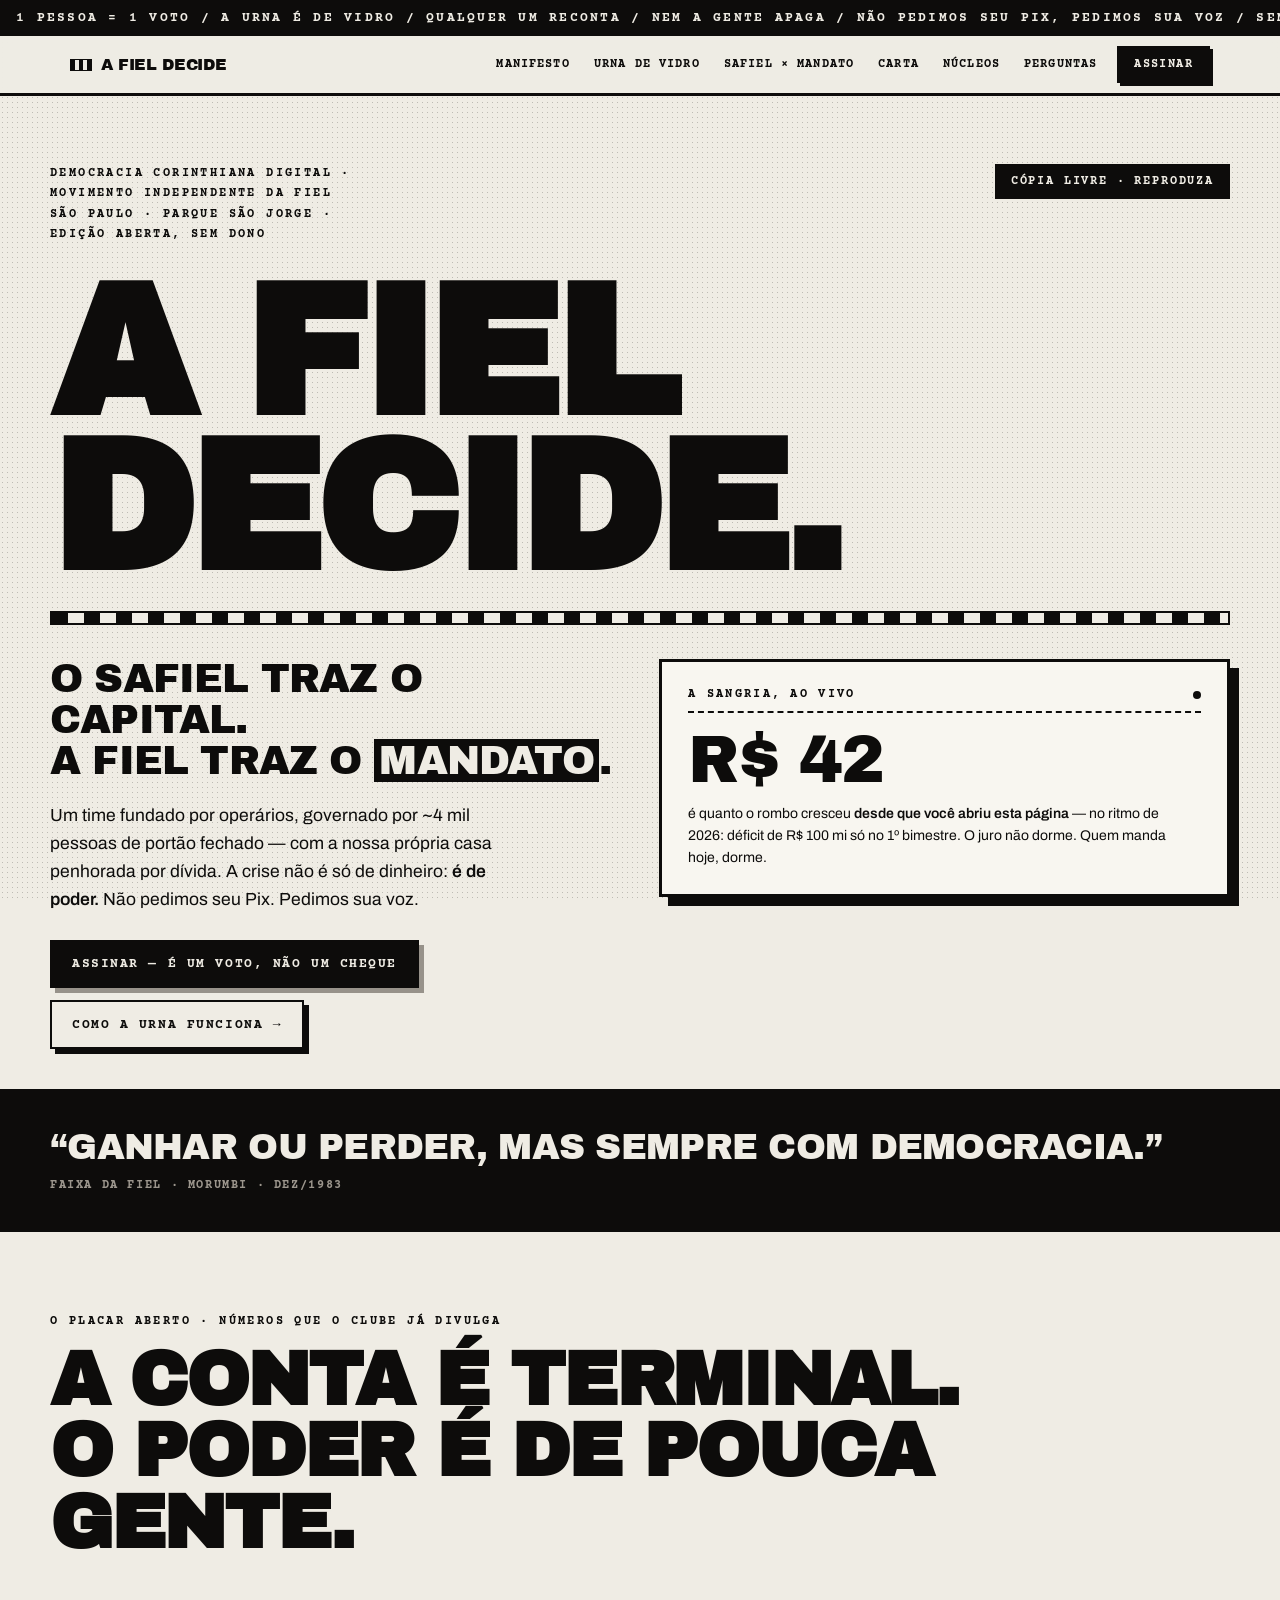
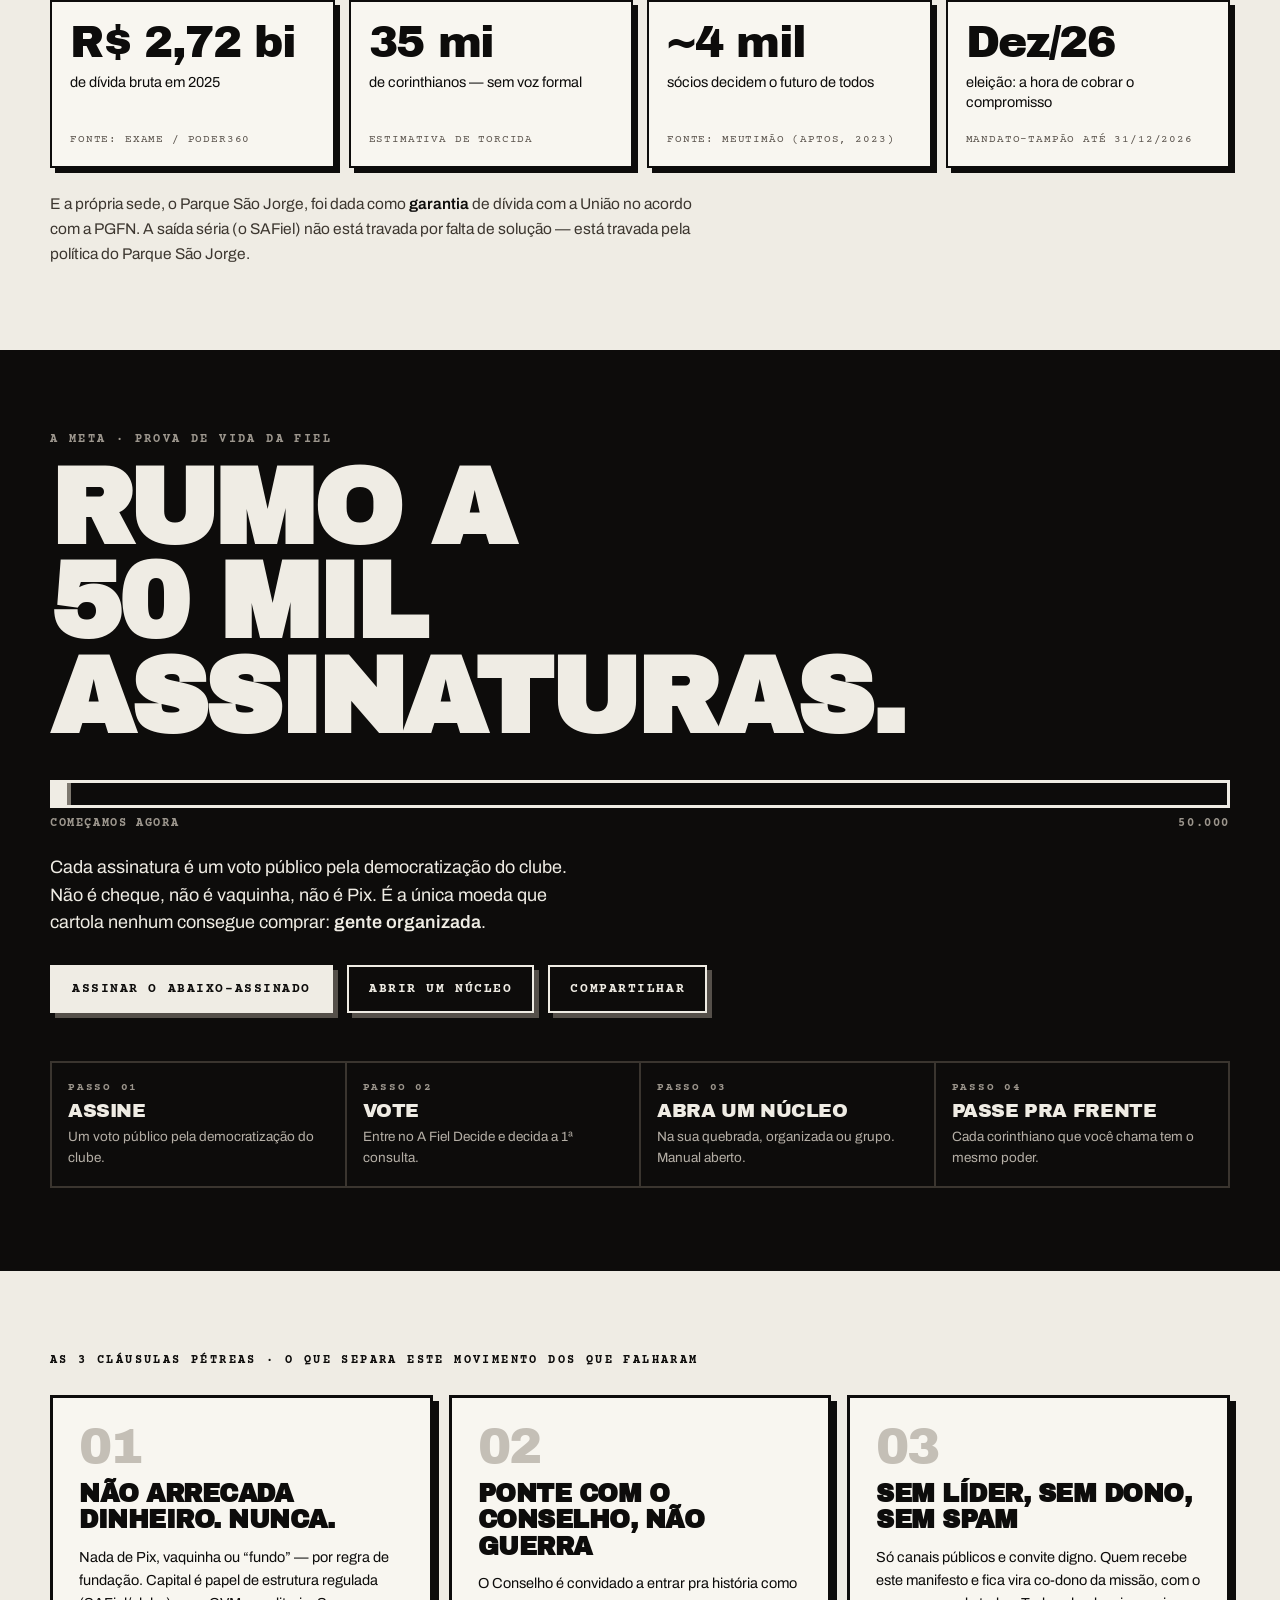
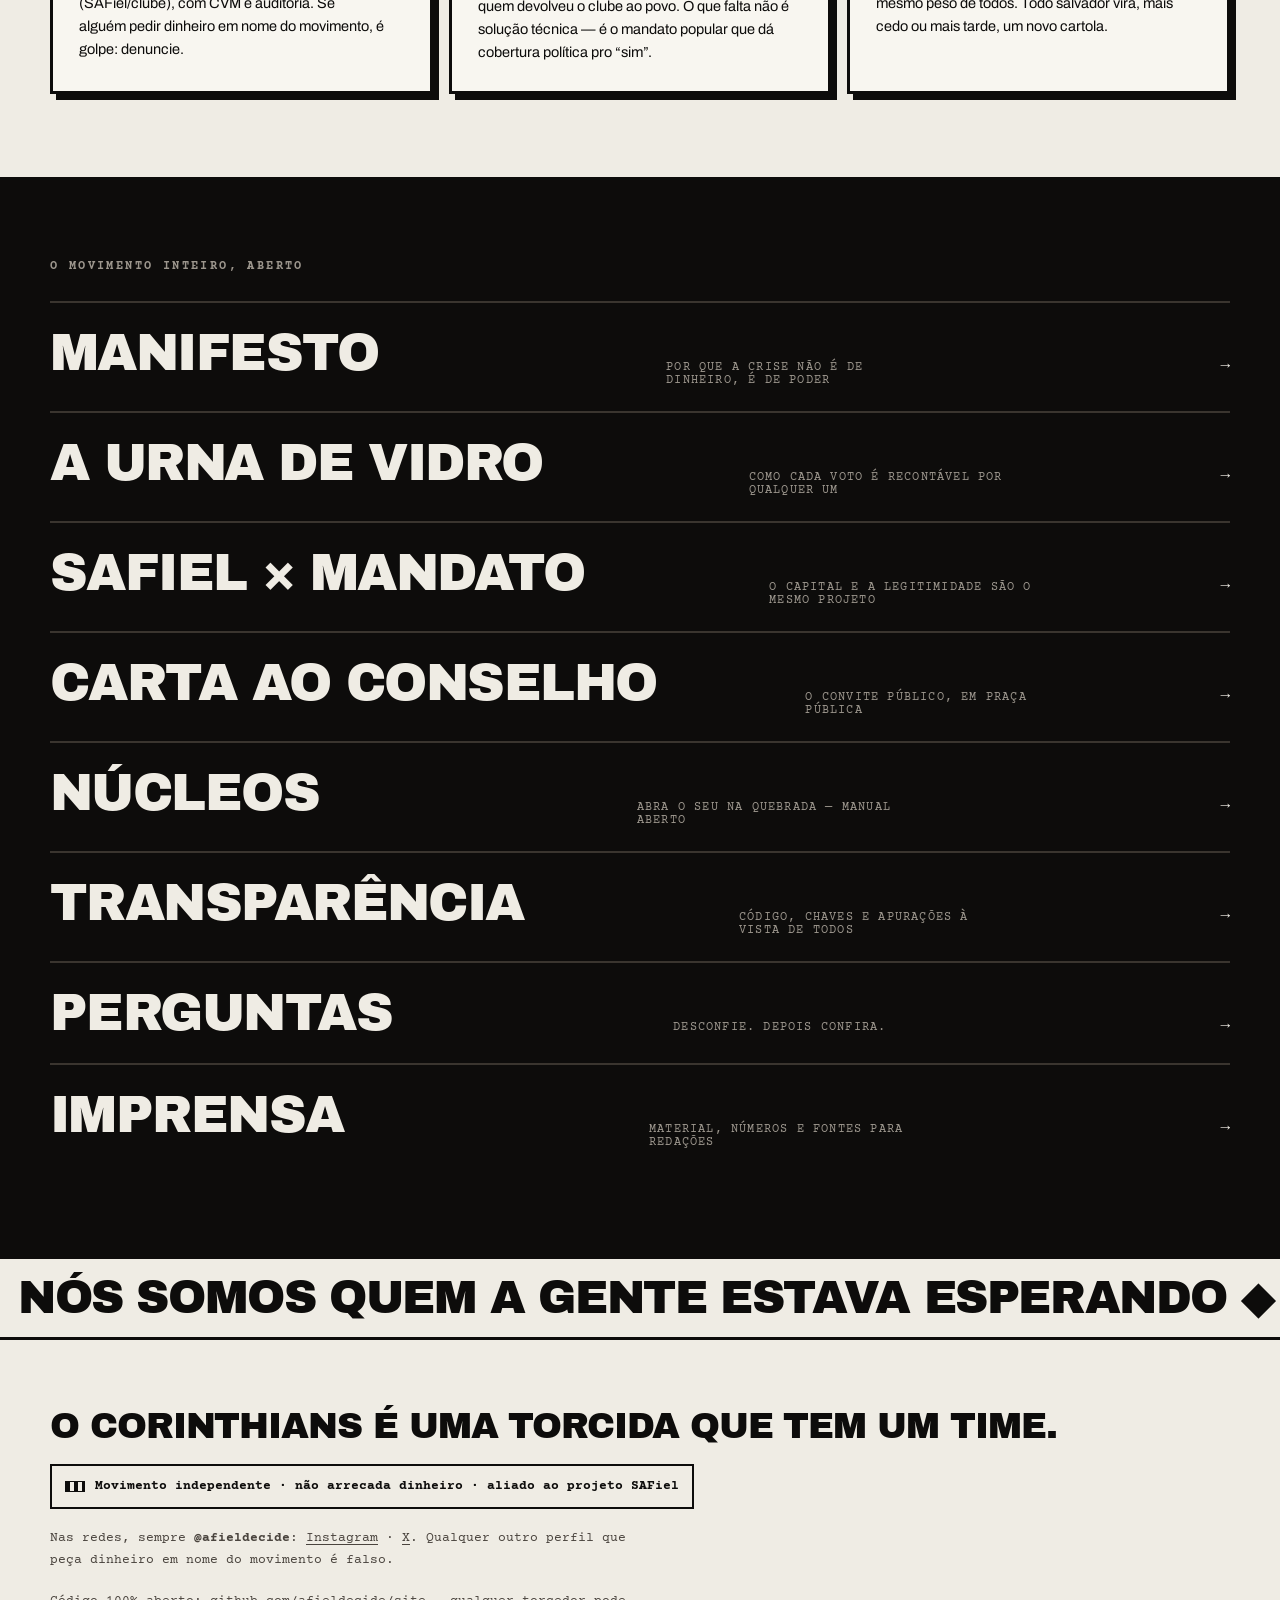
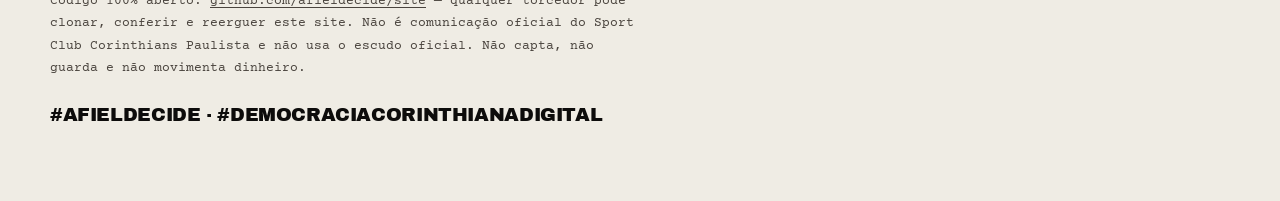
<file: index.html>
<!doctype html>
<html lang="pt-BR">
<head>
<meta charset="utf-8">
<meta name="viewport" content="width=device-width, initial-scale=1">
<title>A Fiel Decide — Democracia Corinthiana Digital</title>
<meta name="description" content="O SAFiel traz o capital. A Fiel traz o mandato. Voto aberto, contas na mesa, urna de vidro auditável — sem pedir um centavo. Movimento independente da torcida do Corinthians.">
<meta name="color-scheme" content="light">
<meta name="theme-color" content="#efece4">
<link rel="canonical" href="https://afieldecide.github.io/site/">
<meta property="og:type" content="website">
<meta property="og:url" content="https://afieldecide.github.io/site/">
<meta property="og:site_name" content="A Fiel Decide">
<meta property="og:title" content="A Fiel Decide — Democracia Corinthiana Digital">
<meta property="og:description" content="O SAFiel traz o capital. A Fiel traz o mandato. Voto aberto, contas na mesa, urna de vidro auditável — sem pedir um centavo. Movimento independente da torcida do Corinthians.">
<meta property="og:image" content="https://afieldecide.github.io/site/og-card.png">
<meta property="og:image:width" content="1080">
<meta property="og:image:height" content="1080">
<meta property="og:image:alt" content="Card do movimento: ~4 mil decidem o Corinthians. A gente é 35 milhões. Não pedimos Pix, pedimos sua voz. #AFielDecide">
<meta property="og:locale" content="pt_BR">
<meta name="twitter:card" content="summary">
<meta name="twitter:site" content="@afieldecide">
<link rel="icon" type="image/svg+xml" href="data:image/svg+xml,%3Csvg%20xmlns='http://www.w3.org/2000/svg'%20viewBox='0%200%2064%2064'%3E%3Crect%20width='64'%20height='64'%20fill='%23efece4'/%3E%3Crect%20x='19'%20y='19'%20width='26'%20height='26'%20fill='none'%20stroke='%230d0c0b'%20stroke-width='5'%20transform='rotate(45%2032%2032)'/%3E%3C/svg%3E">
<link rel="stylesheet" href="styles.css">
<script defer src="site.js"></script>
</head>
<body>
<div class="grain"></div>
<div class="marquee-top" aria-hidden="true">
  <div class="track">
    <span>1 PESSOA = 1 VOTO / A URNA É DE VIDRO / QUALQUER UM RECONTA / NEM A GENTE APAGA / NÃO PEDIMOS SEU PIX, PEDIMOS SUA VOZ / SEM LÍDER, SEM DONO / 1 PESSOA = 1 VOTO / A URNA É DE VIDRO / QUALQUER UM RECONTA / NEM A GENTE APAGA / NÃO PEDIMOS SEU PIX, PEDIMOS SUA VOZ / SEM LÍDER, SEM DONO /</span>
    <span>1 PESSOA = 1 VOTO / A URNA É DE VIDRO / QUALQUER UM RECONTA / NEM A GENTE APAGA / NÃO PEDIMOS SEU PIX, PEDIMOS SUA VOZ / SEM LÍDER, SEM DONO / 1 PESSOA = 1 VOTO / A URNA É DE VIDRO / QUALQUER UM RECONTA / NEM A GENTE APAGA / NÃO PEDIMOS SEU PIX, PEDIMOS SUA VOZ / SEM LÍDER, SEM DONO /</span>
  </div>
</div>

<nav class="navbar">
  <div class="inner">
    <a class="logo" href="./"><span class="stripe"></span>A Fiel Decide</a>
    <div class="nav-right">
      <div class="nav-links">
        <a href="manifesto/">Manifesto</a>
        <a href="urna/">Urna de Vidro</a>
        <a href="safiel/">SAFiel × Mandato</a>
        <a href="carta/">Carta</a>
        <a href="nucleos/">Núcleos</a>
        <a href="perguntas/">Perguntas</a>
      </div>
      <button class="menu-btn" id="menu-btn" type="button" aria-expanded="false" aria-controls="mobile-menu"><span class="stripes-h"></span>Menu</button>
      <a class="nav-sign" href="#assinar">Assinar</a>
    </div>
  </div>
  <div class="mobile-menu" id="mobile-menu">
      <a href="manifesto/">Manifesto<span class="seta">→</span></a>
      <a href="urna/">A Urna de Vidro<span class="seta">→</span></a>
      <a href="safiel/">SAFiel × Mandato<span class="seta">→</span></a>
      <a href="carta/">Carta ao Conselho<span class="seta">→</span></a>
      <a href="nucleos/">Núcleos<span class="seta">→</span></a>
      <a href="transparencia/">Transparência<span class="seta">→</span></a>
      <a href="perguntas/">Perguntas<span class="seta">→</span></a>
      <a href="imprensa/">Imprensa<span class="seta">→</span></a>
  </div>
</nav>

<section class="hero">
  <div class="wrap">
    <div class="hero-top">
      <p class="kicker">Democracia Corinthiana Digital · movimento independente da Fiel<br>São Paulo · Parque São Jorge · edição aberta, sem dono</p>
      <span class="stamp">Cópia livre · reproduza</span>
    </div>
    <h1 class="mega">A Fiel<br>Decide.</h1>
    <div class="mosaic"></div>
    <div class="hero-grid">
      <div>
        <p class="thesis">O SAFiel traz o capital.<br>A Fiel traz o <span class="inv">mandato</span>.</p>
        <p class="hero-p">Um time fundado por operários, governado por ~4 mil pessoas de portão fechado — com a nossa própria casa penhorada por dívida. A crise não é só de dinheiro: <b>é de poder.</b> Não pedimos seu Pix. Pedimos sua voz.</p>
        <div class="hero-ctas">
          <a class="btn btn--ink" href="#assinar">Assinar — é um voto, não um cheque</a>
          <a class="btn btn--line" href="urna/">Como a urna funciona →</a>
        </div>
      </div>
      <div class="sangria">
        <div class="head"><span>A sangria, ao vivo</span><span class="blip"></span></div>
        <div class="num" id="sangria-live">R$ 0</div>
        <div class="cap">é quanto o rombo cresceu <b>desde que você abriu esta página</b> — no ritmo de 2026: déficit de R$ 100 mi só no 1º bimestre. O juro não dorme. Quem manda hoje, dorme.</div>
      </div>
    </div>
  </div>
</section>

<section class="quote-band">
  <div class="inner">
    <span class="q">“Ganhar ou perder, mas sempre com democracia.”</span>
    <span class="src">Faixa da Fiel · Morumbi · dez/1983</span>
  </div>
</section>

<section class="sec">
  <div class="wrap">
    <p class="label">O Placar Aberto · números que o clube já divulga</p>
    <h2 class="sec-title">A conta é terminal.<br>O poder é de pouca gente.</h2>
    <div class="placar-grid">
          <div class="placar-card"><span class="num">R$ 2,72 bi</span><span class="lab">de dívida bruta em 2025</span><span class="src">Fonte: Exame / Poder360</span></div>
          <div class="placar-card"><span class="num">35 mi</span><span class="lab">de corinthianos — sem voz formal</span><span class="src">Estimativa de torcida</span></div>
          <div class="placar-card"><span class="num">~4 mil</span><span class="lab">sócios decidem o futuro de todos</span><span class="src">Fonte: MeuTimão (aptos, 2023)</span></div>
          <div class="placar-card"><span class="num">Dez/26</span><span class="lab">eleição: a hora de cobrar o compromisso</span><span class="src">Mandato-tampão até 31/12/2026</span></div>
    </div>
    <p class="pgfn">E a própria sede, o Parque São Jorge, foi dada como <b>garantia</b> de dívida com a União no acordo com a PGFN. A saída séria (o SAFiel) não está travada por falta de solução — está travada pela política do Parque São Jorge.</p>
  </div>
</section>

<section class="sec sec--dark" id="assinar">
  <div class="wrap">
    <p class="label label--dark">A meta · prova de vida da Fiel</p>
    <h2 class="sec-title sec-title--meta">Rumo a<br>50 mil assinaturas.</h2>
    <div class="meta-bar-wrap"><div id="meta-bar"></div></div>
    <div class="meta-scale"><span>Começamos agora</span><span>50.000</span></div>
    <p class="meta-p">Cada assinatura é um voto público pela democratização do clube. Não é cheque, não é vaquinha, não é Pix. É a única moeda que cartola nenhum consegue comprar: <b>gente organizada</b>.</p>
    <div class="meta-ctas">
      <a class="btn btn--paper" href="https://www.change.org/p/a-fiel-quer-votar-pelo-direito-do-torcedor-a-decidir-o-futuro-do-corinthians" target="_blank" rel="noopener">Assinar o abaixo-assinado</a>
      <a class="btn btn--ghost" href="nucleos/">Abrir um núcleo</a>
      <a class="btn btn--ghost" href="#" data-share>Compartilhar</a>
    </div>
    <div class="passos">
          <div class="passo"><span class="n">PASSO 01</span><span class="t">Assine</span><span class="d">Um voto público pela democratização do clube.</span></div>
          <div class="passo"><span class="n">PASSO 02</span><span class="t">Vote</span><span class="d">Entre no A Fiel Decide e decida a 1ª consulta.</span></div>
          <div class="passo"><span class="n">PASSO 03</span><span class="t">Abra um núcleo</span><span class="d">Na sua quebrada, organizada ou grupo. Manual aberto.</span></div>
          <div class="passo"><span class="n">PASSO 04</span><span class="t">Passe pra frente</span><span class="d">Cada corinthiano que você chama tem o mesmo poder.</span></div>
    </div>
  </div>
</section>

<section class="sec">
  <div class="wrap">
    <p class="label" style="margin-bottom:clamp(18px,2.6vw,28px)">As 3 cláusulas pétreas · o que separa este movimento dos que falharam</p>
    <div class="clausulas">
          <div class="clausula"><span class="n">01</span><h3>Não arrecada dinheiro. Nunca.</h3><p>Nada de Pix, vaquinha ou “fundo” — por regra de fundação. Capital é papel de estrutura regulada (SAFiel/clube), com CVM e auditoria. Se alguém pedir dinheiro em nome do movimento, é golpe: denuncie.</p></div>
          <div class="clausula"><span class="n">02</span><h3>Ponte com o Conselho, não guerra</h3><p>O Conselho é convidado a entrar pra história como quem devolveu o clube ao povo. O que falta não é solução técnica — é o mandato popular que dá cobertura política pro “sim”.</p></div>
          <div class="clausula"><span class="n">03</span><h3>Sem líder, sem dono, sem spam</h3><p>Só canais públicos e convite digno. Quem recebe este manifesto e fica vira co-dono da missão, com o mesmo peso de todos. Todo salvador vira, mais cedo ou mais tarde, um novo cartola.</p></div>
    </div>
  </div>
</section>

<section class="sec sec--dark">
  <div class="wrap indice">
    <p class="label label--dark" style="margin-bottom:clamp(18px,2.6vw,28px)">O movimento inteiro, aberto</p>
        <a href="manifesto/"><span class="t">Manifesto</span><span class="d">Por que a crise não é de dinheiro, é de poder</span><span class="seta">→</span></a>
        <a href="urna/"><span class="t">A Urna de Vidro</span><span class="d">Como cada voto é recontável por qualquer um</span><span class="seta">→</span></a>
        <a href="safiel/"><span class="t">SAFiel × Mandato</span><span class="d">O capital e a legitimidade são o mesmo projeto</span><span class="seta">→</span></a>
        <a href="carta/"><span class="t">Carta ao Conselho</span><span class="d">O convite público, em praça pública</span><span class="seta">→</span></a>
        <a href="nucleos/"><span class="t">Núcleos</span><span class="d">Abra o seu na quebrada — manual aberto</span><span class="seta">→</span></a>
        <a href="transparencia/"><span class="t">Transparência</span><span class="d">Código, chaves e apurações à vista de todos</span><span class="seta">→</span></a>
        <a href="perguntas/"><span class="t">Perguntas</span><span class="d">Desconfie. Depois confira.</span><span class="seta">→</span></a>
        <a href="imprensa/"><span class="t">Imprensa</span><span class="d">Material, números e fontes para redações</span><span class="seta">→</span></a>
  </div>
</section>

<div class="marquee-bottom" aria-hidden="true">
  <div class="track">
    <span>Nós somos quem a gente estava esperando ◆ Nós somos quem a gente estava esperando ◆</span>
    <span>Nós somos quem a gente estava esperando ◆ Nós somos quem a gente estava esperando ◆</span>
  </div>
</div>

<footer>
  <div class="inner">
    <p class="foot-frase">O Corinthians é uma torcida que tem um time.</p>
    <span class="foot-selo"><span class="stripe"></span>Movimento independente · não arrecada dinheiro · aliado ao projeto SAFiel</span>
    <p class="foot-legal">Nas redes, sempre <b>@afieldecide</b>: <a href="https://instagram.com/afieldecide" rel="me">Instagram</a> · <a href="https://x.com/afieldecide" rel="me">X</a>. Qualquer outro perfil que peça dinheiro em nome do movimento é falso.</p>
    <p class="foot-legal">Código 100% aberto: <a href="https://github.com/afieldecide/site">github.com/afieldecide/site</a> — qualquer torcedor pode clonar, conferir e reerguer este site. Não é comunicação oficial do Sport Club Corinthians Paulista e não usa o escudo oficial. Não capta, não guarda e não movimenta dinheiro.</p>
    <p class="foot-hash">#AFielDecide · #DemocraciaCorinthianaDigital</p>
  </div>
</footer>
</body>
</html>
</file>
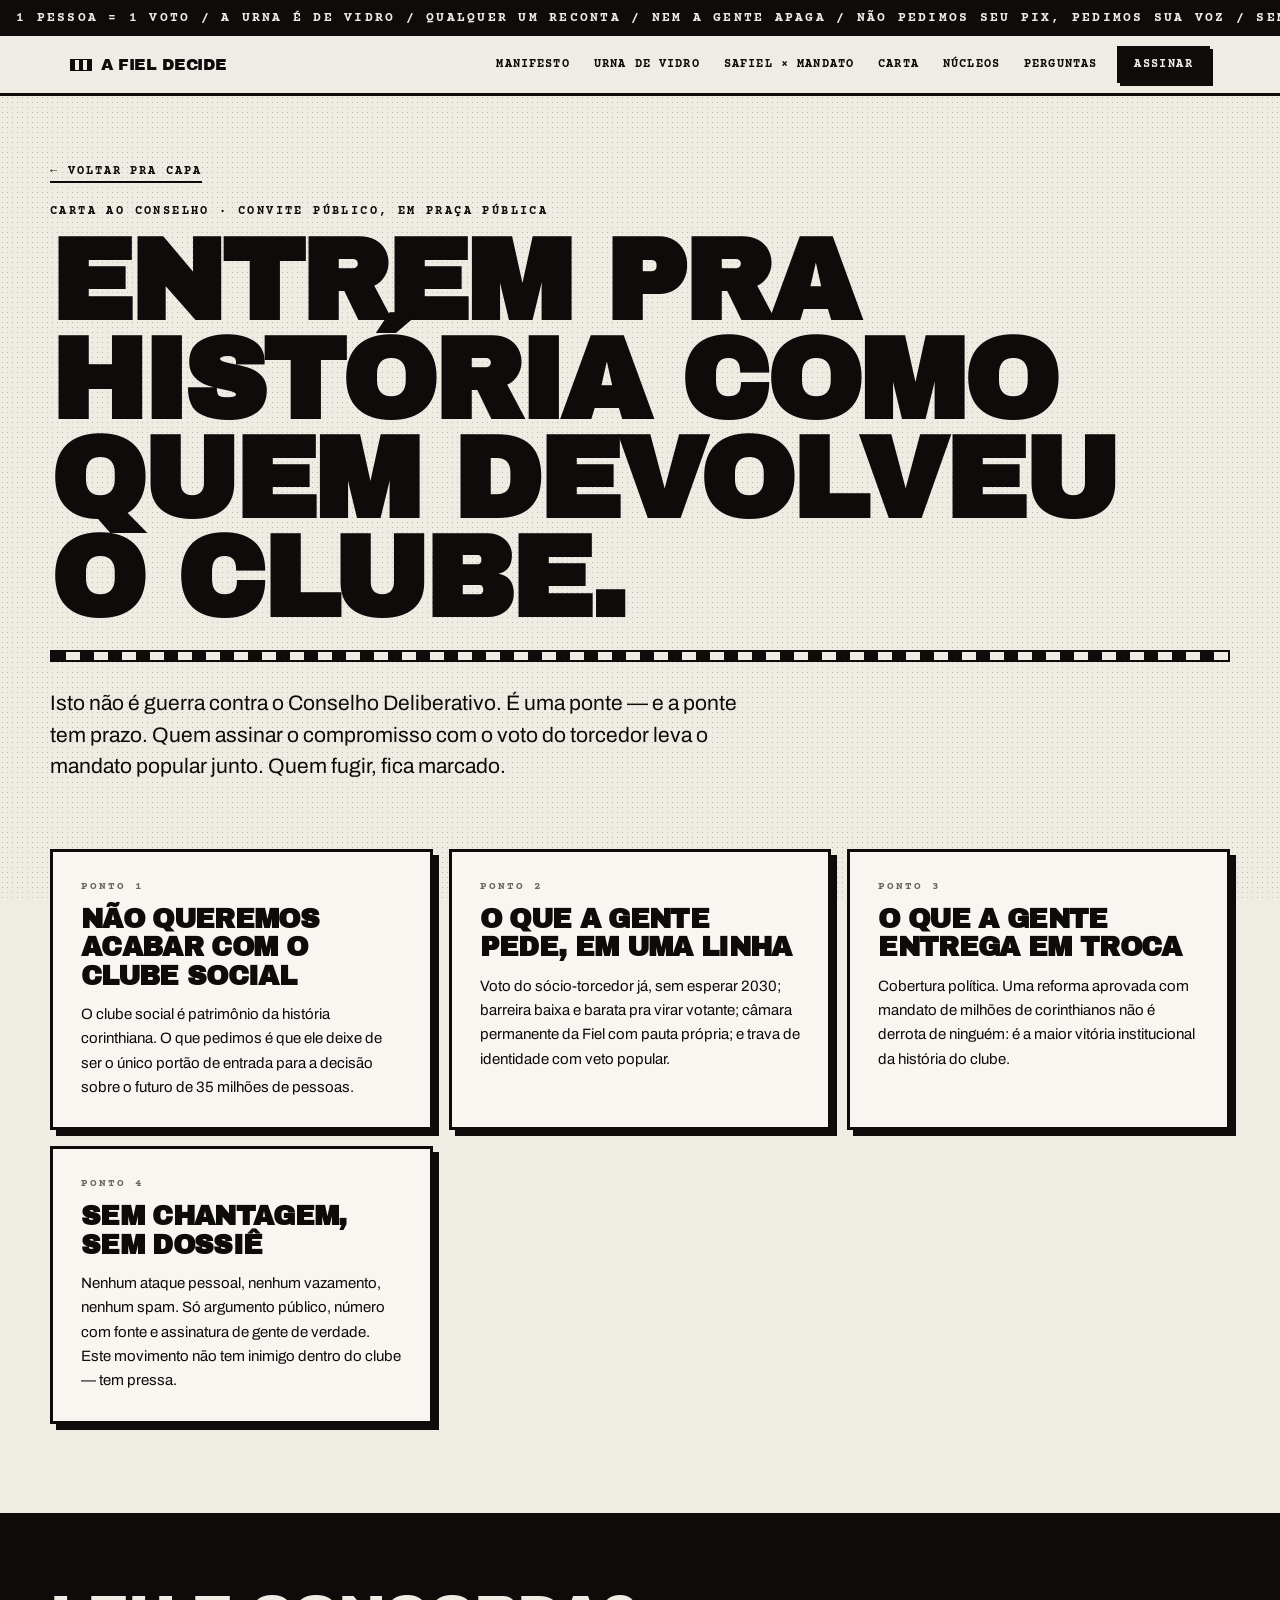
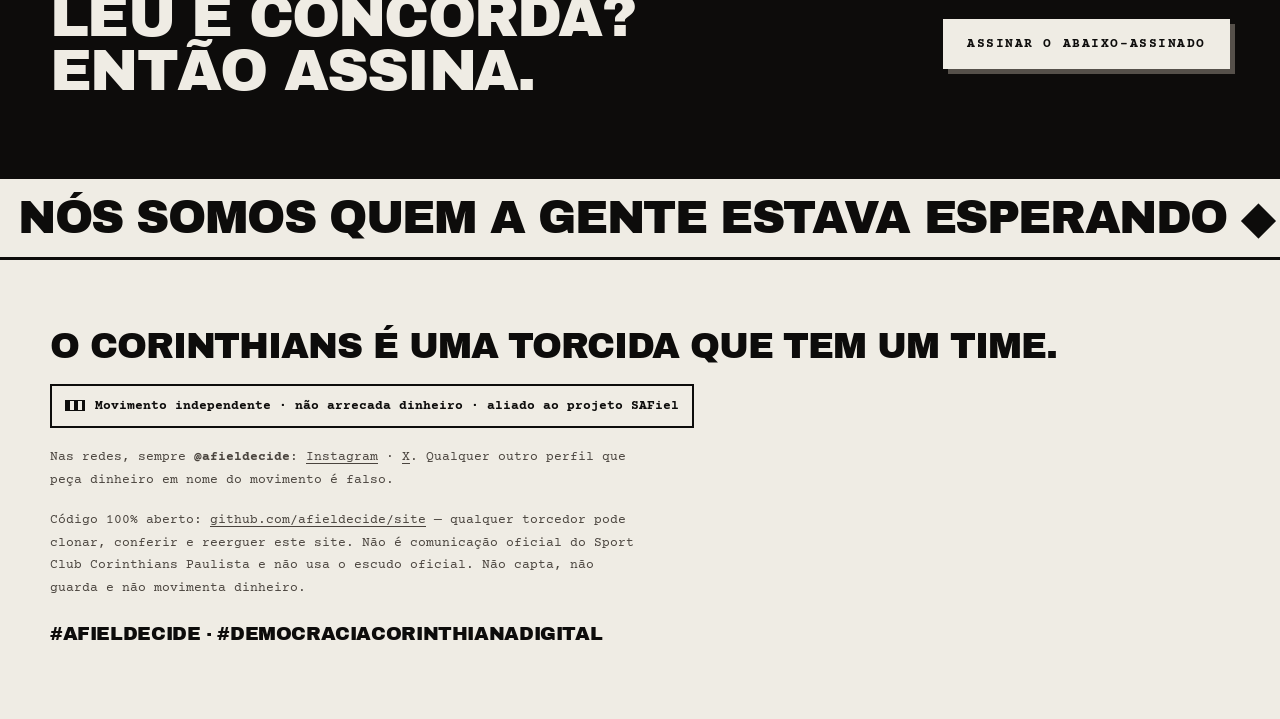
<file: carta/index.html>
<!doctype html>
<html lang="pt-BR">
<head>
<meta charset="utf-8">
<meta name="viewport" content="width=device-width, initial-scale=1">
<title>Carta ao Conselho · A Fiel Decide</title>
<meta name="description" content="Isto não é guerra contra o Conselho Deliberativo. É uma ponte — e a ponte tem prazo. Quem assinar o compromisso com o voto do torcedor leva o mandato popular junto. Quem fugir, fica marcado.">
<meta name="color-scheme" content="light">
<meta name="theme-color" content="#efece4">
<link rel="canonical" href="https://afieldecide.github.io/site/carta/">
<meta property="og:type" content="website">
<meta property="og:url" content="https://afieldecide.github.io/site/carta/">
<meta property="og:site_name" content="A Fiel Decide">
<meta property="og:title" content="Carta ao Conselho · A Fiel Decide">
<meta property="og:description" content="Isto não é guerra contra o Conselho Deliberativo. É uma ponte — e a ponte tem prazo. Quem assinar o compromisso com o voto do torcedor leva o mandato popular junto. Quem fugir, fica marcado.">
<meta property="og:image" content="https://afieldecide.github.io/site/og-card.png">
<meta property="og:image:width" content="1080">
<meta property="og:image:height" content="1080">
<meta property="og:image:alt" content="Card do movimento: ~4 mil decidem o Corinthians. A gente é 35 milhões. Não pedimos Pix, pedimos sua voz. #AFielDecide">
<meta property="og:locale" content="pt_BR">
<meta name="twitter:card" content="summary">
<meta name="twitter:site" content="@afieldecide">
<link rel="icon" type="image/svg+xml" href="data:image/svg+xml,%3Csvg%20xmlns='http://www.w3.org/2000/svg'%20viewBox='0%200%2064%2064'%3E%3Crect%20width='64'%20height='64'%20fill='%23efece4'/%3E%3Crect%20x='19'%20y='19'%20width='26'%20height='26'%20fill='none'%20stroke='%230d0c0b'%20stroke-width='5'%20transform='rotate(45%2032%2032)'/%3E%3C/svg%3E">
<link rel="stylesheet" href="../styles.css">
<script defer src="../site.js"></script>
</head>
<body>
<div class="grain"></div>
<div class="marquee-top" aria-hidden="true">
  <div class="track">
    <span>1 PESSOA = 1 VOTO / A URNA É DE VIDRO / QUALQUER UM RECONTA / NEM A GENTE APAGA / NÃO PEDIMOS SEU PIX, PEDIMOS SUA VOZ / SEM LÍDER, SEM DONO / 1 PESSOA = 1 VOTO / A URNA É DE VIDRO / QUALQUER UM RECONTA / NEM A GENTE APAGA / NÃO PEDIMOS SEU PIX, PEDIMOS SUA VOZ / SEM LÍDER, SEM DONO /</span>
    <span>1 PESSOA = 1 VOTO / A URNA É DE VIDRO / QUALQUER UM RECONTA / NEM A GENTE APAGA / NÃO PEDIMOS SEU PIX, PEDIMOS SUA VOZ / SEM LÍDER, SEM DONO / 1 PESSOA = 1 VOTO / A URNA É DE VIDRO / QUALQUER UM RECONTA / NEM A GENTE APAGA / NÃO PEDIMOS SEU PIX, PEDIMOS SUA VOZ / SEM LÍDER, SEM DONO /</span>
  </div>
</div>

<nav class="navbar">
  <div class="inner">
    <a class="logo" href="../"><span class="stripe"></span>A Fiel Decide</a>
    <div class="nav-right">
      <div class="nav-links">
        <a href="../manifesto/">Manifesto</a>
        <a href="../urna/">Urna de Vidro</a>
        <a href="../safiel/">SAFiel × Mandato</a>
        <a href="../carta/">Carta</a>
        <a href="../nucleos/">Núcleos</a>
        <a href="../perguntas/">Perguntas</a>
      </div>
      <button class="menu-btn" id="menu-btn" type="button" aria-expanded="false" aria-controls="mobile-menu"><span class="stripes-h"></span>Menu</button>
      <a class="nav-sign" href="../#assinar">Assinar</a>
    </div>
  </div>
  <div class="mobile-menu" id="mobile-menu">
      <a href="../manifesto/">Manifesto<span class="seta">→</span></a>
      <a href="../urna/">A Urna de Vidro<span class="seta">→</span></a>
      <a href="../safiel/">SAFiel × Mandato<span class="seta">→</span></a>
      <a href="../carta/">Carta ao Conselho<span class="seta">→</span></a>
      <a href="../nucleos/">Núcleos<span class="seta">→</span></a>
      <a href="../transparencia/">Transparência<span class="seta">→</span></a>
      <a href="../perguntas/">Perguntas<span class="seta">→</span></a>
      <a href="../imprensa/">Imprensa<span class="seta">→</span></a>
  </div>
</nav>

<section class="page-head">
  <div class="wrap">
    <a class="back" href="../">← Voltar pra capa</a>
    <p class="label" style="margin-bottom:14px">Carta ao Conselho · convite público, em praça pública</p>
    <h1 class="page-title">Entrem pra história como quem devolveu o clube.</h1>
    <div class="mosaic mosaic--thin"></div>
    <p class="lead">Isto não é guerra contra o Conselho Deliberativo. É uma ponte — e a ponte tem prazo. Quem assinar o compromisso com o voto do torcedor leva o mandato popular junto. Quem fugir, fica marcado.</p>
  </div>
</section>

<section class="page-body">
  <div class="wrap blocks">
        <div class="block"><span class="k">Ponto 1</span><h3>Não queremos acabar com o clube social</h3><p>O clube social é patrimônio da história corinthiana. O que pedimos é que ele deixe de ser o único portão de entrada para a decisão sobre o futuro de 35 milhões de pessoas.</p></div>
        <div class="block"><span class="k">Ponto 2</span><h3>O que a gente pede, em uma linha</h3><p>Voto do sócio-torcedor já, sem esperar 2030; barreira baixa e barata pra virar votante; câmara permanente da Fiel com pauta própria; e trava de identidade com veto popular.</p></div>
        <div class="block"><span class="k">Ponto 3</span><h3>O que a gente entrega em troca</h3><p>Cobertura política. Uma reforma aprovada com mandato de milhões de corinthianos não é derrota de ninguém: é a maior vitória institucional da história do clube.</p></div>
        <div class="block"><span class="k">Ponto 4</span><h3>Sem chantagem, sem dossiê</h3><p>Nenhum ataque pessoal, nenhum vazamento, nenhum spam. Só argumento público, número com fonte e assinatura de gente de verdade. Este movimento não tem inimigo dentro do clube — tem pressa.</p></div>
  </div>
</section>

<section class="page-cta">
  <div class="inner">
    <p>Leu e concorda? Então assina.</p>
    <a class="btn btn--paper" style="padding:16px 22px" href="https://www.change.org/p/a-fiel-quer-votar-pelo-direito-do-torcedor-a-decidir-o-futuro-do-corinthians" target="_blank" rel="noopener">Assinar o abaixo-assinado</a>
  </div>
</section>

<div class="marquee-bottom" aria-hidden="true">
  <div class="track">
    <span>Nós somos quem a gente estava esperando ◆ Nós somos quem a gente estava esperando ◆</span>
    <span>Nós somos quem a gente estava esperando ◆ Nós somos quem a gente estava esperando ◆</span>
  </div>
</div>

<footer>
  <div class="inner">
    <p class="foot-frase">O Corinthians é uma torcida que tem um time.</p>
    <span class="foot-selo"><span class="stripe"></span>Movimento independente · não arrecada dinheiro · aliado ao projeto SAFiel</span>
    <p class="foot-legal">Nas redes, sempre <b>@afieldecide</b>: <a href="https://instagram.com/afieldecide" rel="me">Instagram</a> · <a href="https://x.com/afieldecide" rel="me">X</a>. Qualquer outro perfil que peça dinheiro em nome do movimento é falso.</p>
    <p class="foot-legal">Código 100% aberto: <a href="https://github.com/afieldecide/site">github.com/afieldecide/site</a> — qualquer torcedor pode clonar, conferir e reerguer este site. Não é comunicação oficial do Sport Club Corinthians Paulista e não usa o escudo oficial. Não capta, não guarda e não movimenta dinheiro.</p>
    <p class="foot-hash">#AFielDecide · #DemocraciaCorinthianaDigital</p>
  </div>
</footer>
</body>
</html>
</file>
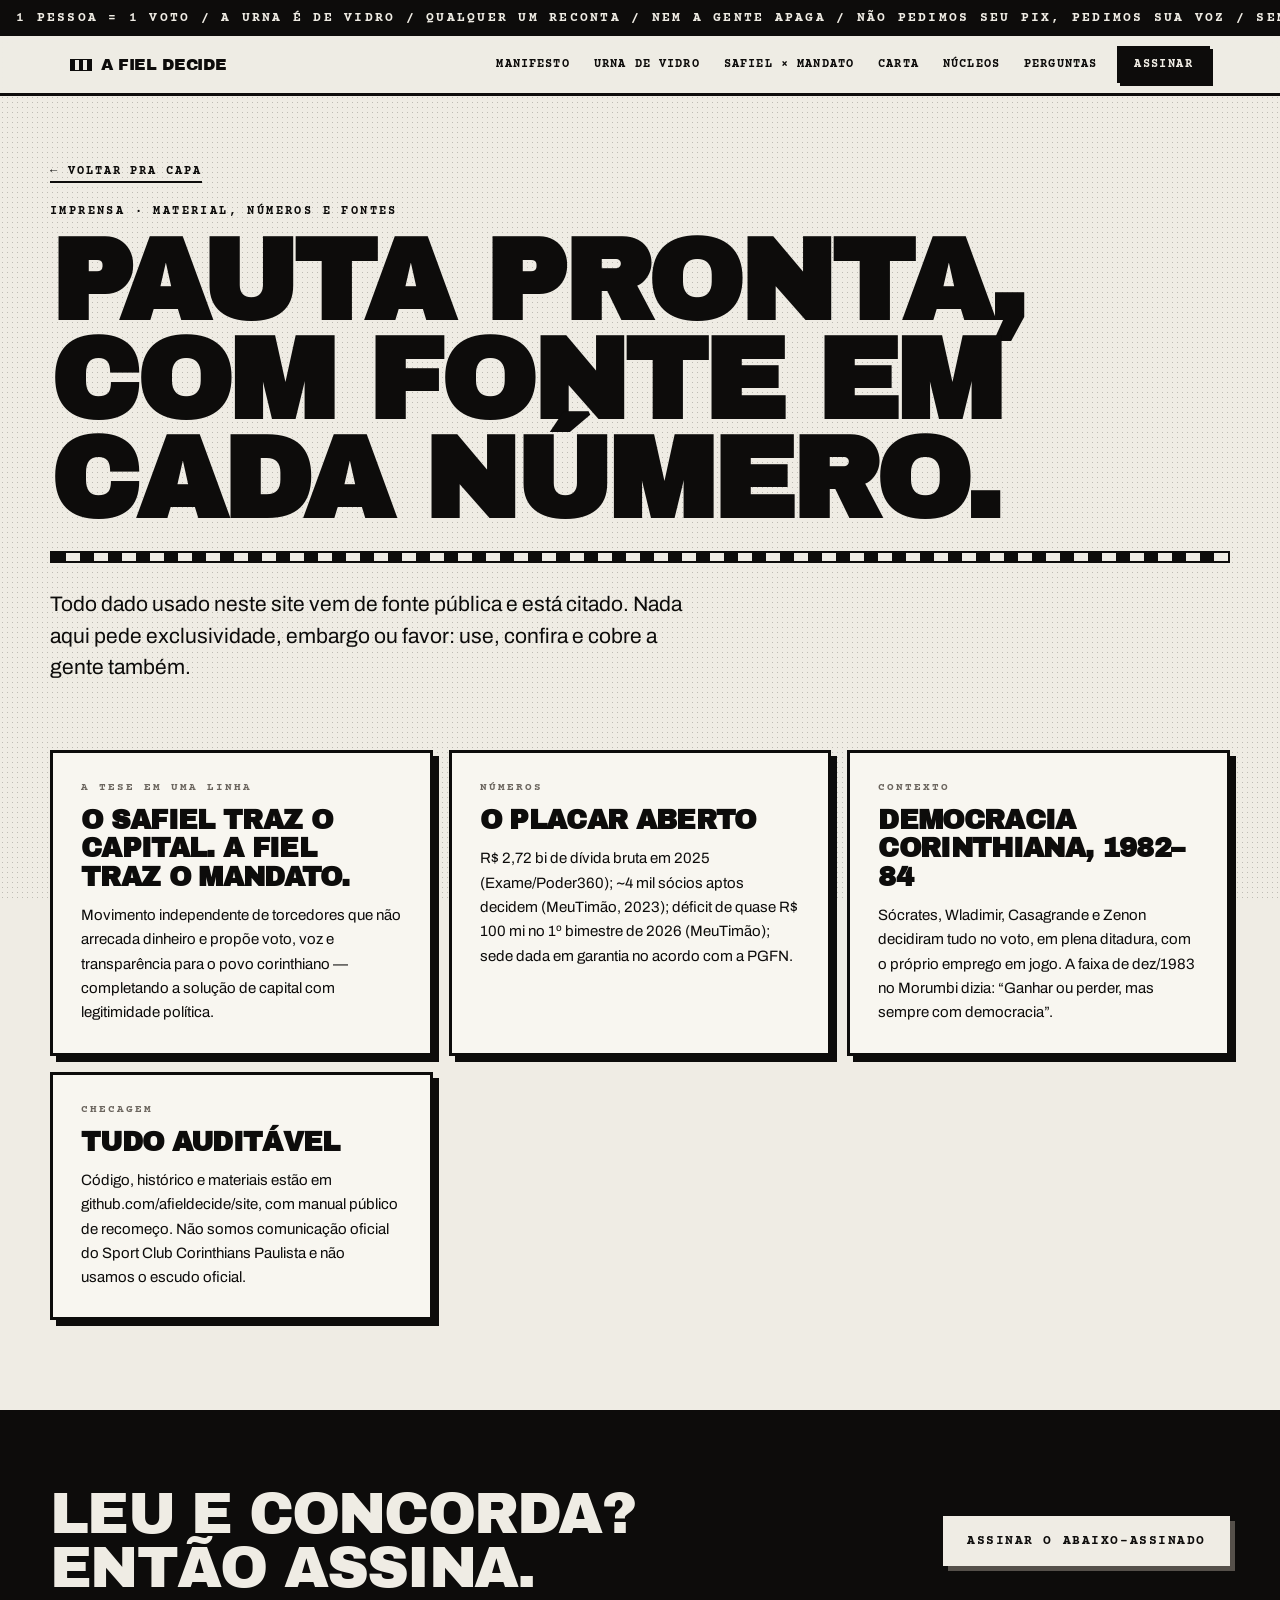
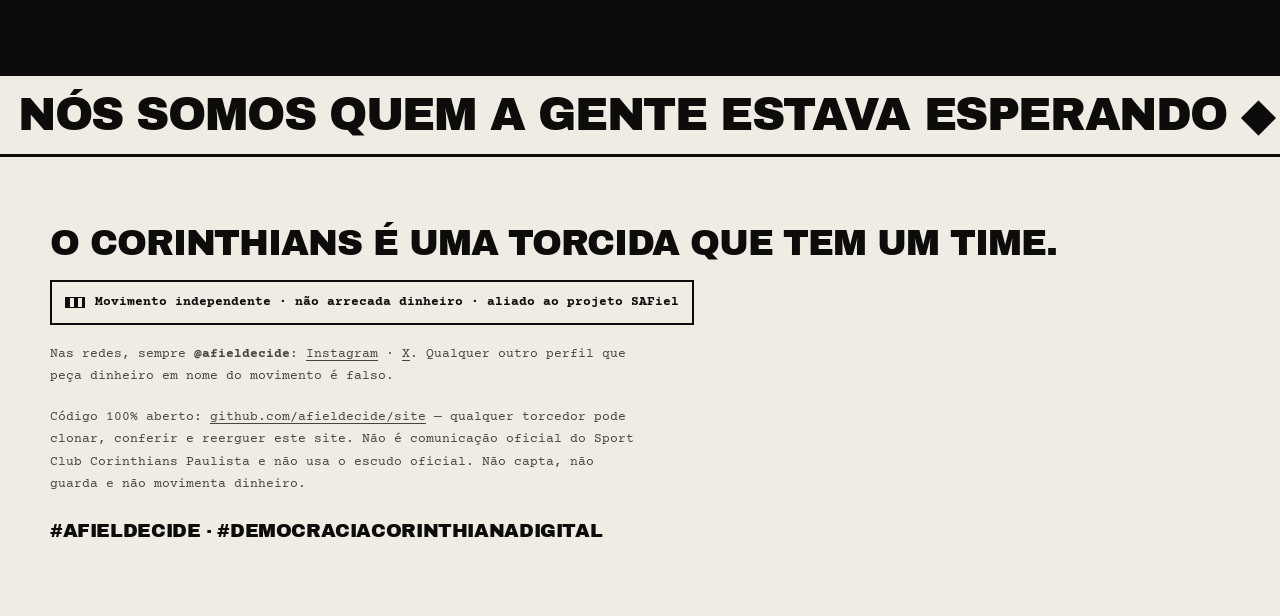
<file: imprensa/index.html>
<!doctype html>
<html lang="pt-BR">
<head>
<meta charset="utf-8">
<meta name="viewport" content="width=device-width, initial-scale=1">
<title>Imprensa · A Fiel Decide</title>
<meta name="description" content="Todo dado usado neste site vem de fonte pública e está citado. Nada aqui pede exclusividade, embargo ou favor: use, confira e cobre a gente também.">
<meta name="color-scheme" content="light">
<meta name="theme-color" content="#efece4">
<link rel="canonical" href="https://afieldecide.github.io/site/imprensa/">
<meta property="og:type" content="website">
<meta property="og:url" content="https://afieldecide.github.io/site/imprensa/">
<meta property="og:site_name" content="A Fiel Decide">
<meta property="og:title" content="Imprensa · A Fiel Decide">
<meta property="og:description" content="Todo dado usado neste site vem de fonte pública e está citado. Nada aqui pede exclusividade, embargo ou favor: use, confira e cobre a gente também.">
<meta property="og:image" content="https://afieldecide.github.io/site/og-card.png">
<meta property="og:image:width" content="1080">
<meta property="og:image:height" content="1080">
<meta property="og:image:alt" content="Card do movimento: ~4 mil decidem o Corinthians. A gente é 35 milhões. Não pedimos Pix, pedimos sua voz. #AFielDecide">
<meta property="og:locale" content="pt_BR">
<meta name="twitter:card" content="summary">
<meta name="twitter:site" content="@afieldecide">
<link rel="icon" type="image/svg+xml" href="data:image/svg+xml,%3Csvg%20xmlns='http://www.w3.org/2000/svg'%20viewBox='0%200%2064%2064'%3E%3Crect%20width='64'%20height='64'%20fill='%23efece4'/%3E%3Crect%20x='19'%20y='19'%20width='26'%20height='26'%20fill='none'%20stroke='%230d0c0b'%20stroke-width='5'%20transform='rotate(45%2032%2032)'/%3E%3C/svg%3E">
<link rel="stylesheet" href="../styles.css">
<script defer src="../site.js"></script>
</head>
<body>
<div class="grain"></div>
<div class="marquee-top" aria-hidden="true">
  <div class="track">
    <span>1 PESSOA = 1 VOTO / A URNA É DE VIDRO / QUALQUER UM RECONTA / NEM A GENTE APAGA / NÃO PEDIMOS SEU PIX, PEDIMOS SUA VOZ / SEM LÍDER, SEM DONO / 1 PESSOA = 1 VOTO / A URNA É DE VIDRO / QUALQUER UM RECONTA / NEM A GENTE APAGA / NÃO PEDIMOS SEU PIX, PEDIMOS SUA VOZ / SEM LÍDER, SEM DONO /</span>
    <span>1 PESSOA = 1 VOTO / A URNA É DE VIDRO / QUALQUER UM RECONTA / NEM A GENTE APAGA / NÃO PEDIMOS SEU PIX, PEDIMOS SUA VOZ / SEM LÍDER, SEM DONO / 1 PESSOA = 1 VOTO / A URNA É DE VIDRO / QUALQUER UM RECONTA / NEM A GENTE APAGA / NÃO PEDIMOS SEU PIX, PEDIMOS SUA VOZ / SEM LÍDER, SEM DONO /</span>
  </div>
</div>

<nav class="navbar">
  <div class="inner">
    <a class="logo" href="../"><span class="stripe"></span>A Fiel Decide</a>
    <div class="nav-right">
      <div class="nav-links">
        <a href="../manifesto/">Manifesto</a>
        <a href="../urna/">Urna de Vidro</a>
        <a href="../safiel/">SAFiel × Mandato</a>
        <a href="../carta/">Carta</a>
        <a href="../nucleos/">Núcleos</a>
        <a href="../perguntas/">Perguntas</a>
      </div>
      <button class="menu-btn" id="menu-btn" type="button" aria-expanded="false" aria-controls="mobile-menu"><span class="stripes-h"></span>Menu</button>
      <a class="nav-sign" href="../#assinar">Assinar</a>
    </div>
  </div>
  <div class="mobile-menu" id="mobile-menu">
      <a href="../manifesto/">Manifesto<span class="seta">→</span></a>
      <a href="../urna/">A Urna de Vidro<span class="seta">→</span></a>
      <a href="../safiel/">SAFiel × Mandato<span class="seta">→</span></a>
      <a href="../carta/">Carta ao Conselho<span class="seta">→</span></a>
      <a href="../nucleos/">Núcleos<span class="seta">→</span></a>
      <a href="../transparencia/">Transparência<span class="seta">→</span></a>
      <a href="../perguntas/">Perguntas<span class="seta">→</span></a>
      <a href="../imprensa/">Imprensa<span class="seta">→</span></a>
  </div>
</nav>

<section class="page-head">
  <div class="wrap">
    <a class="back" href="../">← Voltar pra capa</a>
    <p class="label" style="margin-bottom:14px">Imprensa · material, números e fontes</p>
    <h1 class="page-title">Pauta pronta, com fonte em cada número.</h1>
    <div class="mosaic mosaic--thin"></div>
    <p class="lead">Todo dado usado neste site vem de fonte pública e está citado. Nada aqui pede exclusividade, embargo ou favor: use, confira e cobre a gente também.</p>
  </div>
</section>

<section class="page-body">
  <div class="wrap blocks">
        <div class="block"><span class="k">A tese em uma linha</span><h3>O SAFiel traz o capital. A Fiel traz o mandato.</h3><p>Movimento independente de torcedores que não arrecada dinheiro e propõe voto, voz e transparência para o povo corinthiano — completando a solução de capital com legitimidade política.</p></div>
        <div class="block"><span class="k">Números</span><h3>O Placar Aberto</h3><p>R$ 2,72 bi de dívida bruta em 2025 (Exame/Poder360); ~4 mil sócios aptos decidem (MeuTimão, 2023); déficit de quase R$ 100 mi no 1º bimestre de 2026 (MeuTimão); sede dada em garantia no acordo com a PGFN.</p></div>
        <div class="block"><span class="k">Contexto</span><h3>Democracia Corinthiana, 1982–84</h3><p>Sócrates, Wladimir, Casagrande e Zenon decidiram tudo no voto, em plena ditadura, com o próprio emprego em jogo. A faixa de dez/1983 no Morumbi dizia: “Ganhar ou perder, mas sempre com democracia”.</p></div>
        <div class="block"><span class="k">Checagem</span><h3>Tudo auditável</h3><p>Código, histórico e materiais estão em github.com/afieldecide/site, com manual público de recomeço. Não somos comunicação oficial do Sport Club Corinthians Paulista e não usamos o escudo oficial.</p></div>
  </div>
</section>

<section class="page-cta">
  <div class="inner">
    <p>Leu e concorda? Então assina.</p>
    <a class="btn btn--paper" style="padding:16px 22px" href="https://www.change.org/p/a-fiel-quer-votar-pelo-direito-do-torcedor-a-decidir-o-futuro-do-corinthians" target="_blank" rel="noopener">Assinar o abaixo-assinado</a>
  </div>
</section>

<div class="marquee-bottom" aria-hidden="true">
  <div class="track">
    <span>Nós somos quem a gente estava esperando ◆ Nós somos quem a gente estava esperando ◆</span>
    <span>Nós somos quem a gente estava esperando ◆ Nós somos quem a gente estava esperando ◆</span>
  </div>
</div>

<footer>
  <div class="inner">
    <p class="foot-frase">O Corinthians é uma torcida que tem um time.</p>
    <span class="foot-selo"><span class="stripe"></span>Movimento independente · não arrecada dinheiro · aliado ao projeto SAFiel</span>
    <p class="foot-legal">Nas redes, sempre <b>@afieldecide</b>: <a href="https://instagram.com/afieldecide" rel="me">Instagram</a> · <a href="https://x.com/afieldecide" rel="me">X</a>. Qualquer outro perfil que peça dinheiro em nome do movimento é falso.</p>
    <p class="foot-legal">Código 100% aberto: <a href="https://github.com/afieldecide/site">github.com/afieldecide/site</a> — qualquer torcedor pode clonar, conferir e reerguer este site. Não é comunicação oficial do Sport Club Corinthians Paulista e não usa o escudo oficial. Não capta, não guarda e não movimenta dinheiro.</p>
    <p class="foot-hash">#AFielDecide · #DemocraciaCorinthianaDigital</p>
  </div>
</footer>
</body>
</html>
</file>
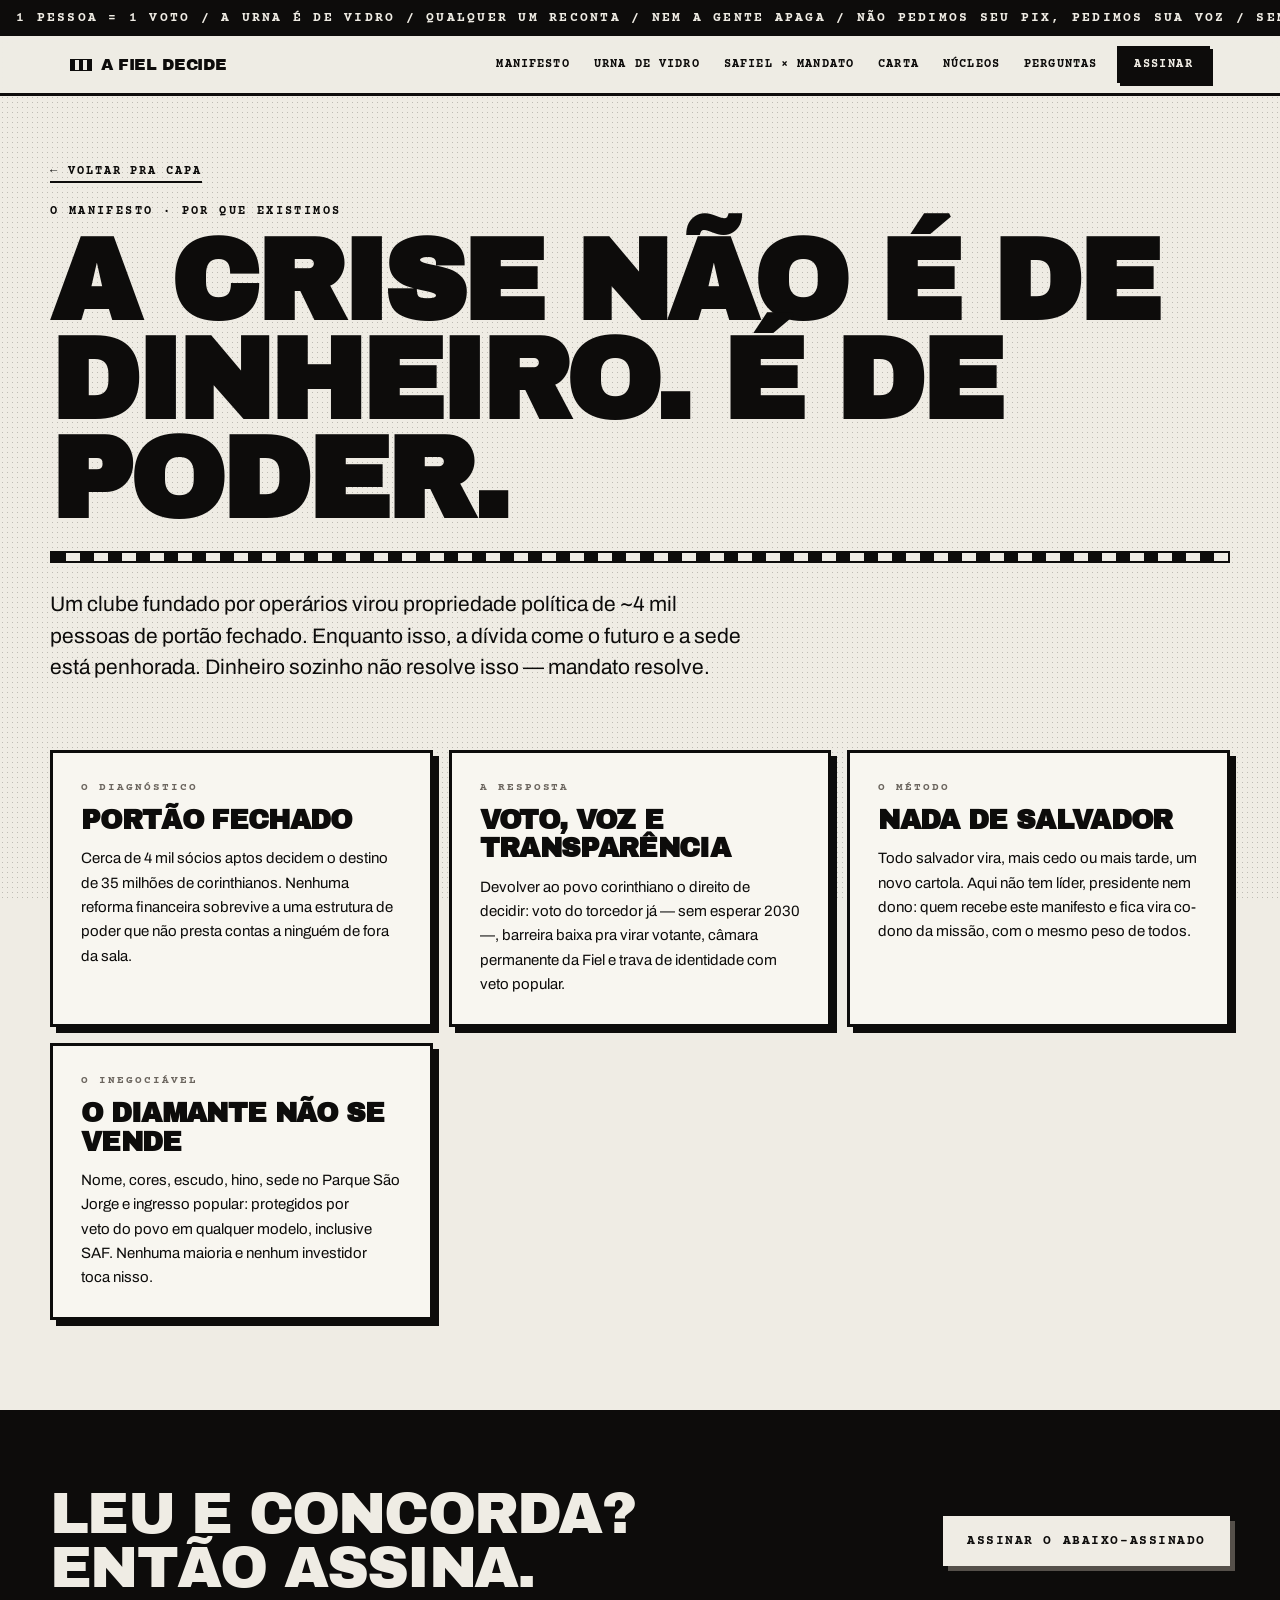
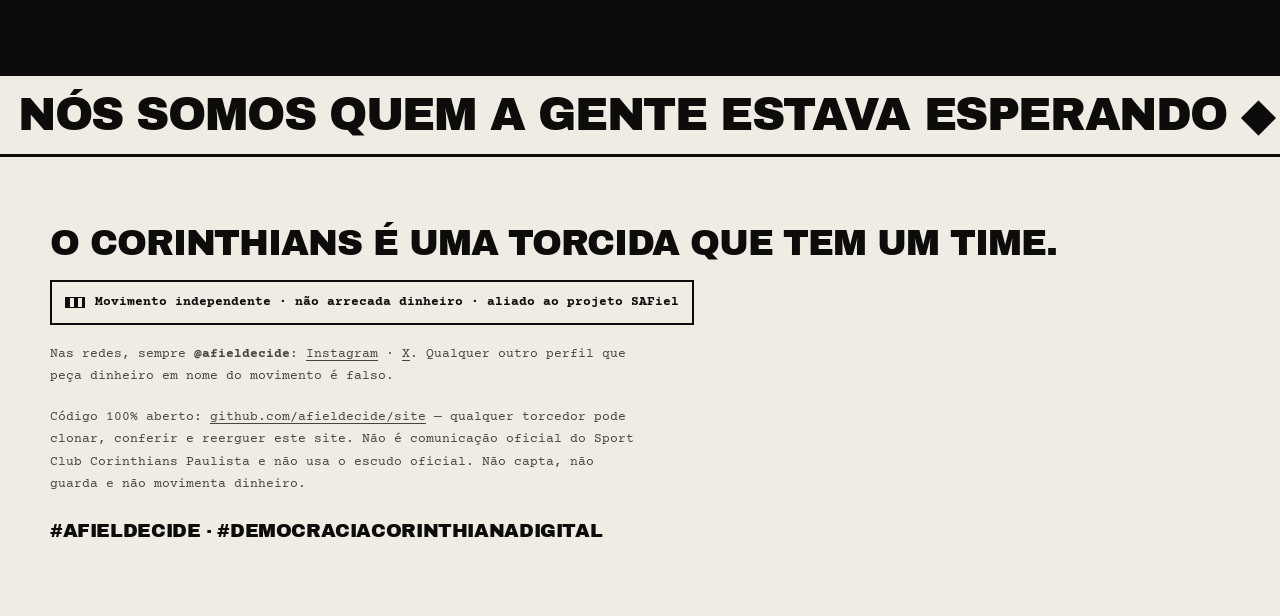
<file: manifesto/index.html>
<!doctype html>
<html lang="pt-BR">
<head>
<meta charset="utf-8">
<meta name="viewport" content="width=device-width, initial-scale=1">
<title>Manifesto · A Fiel Decide</title>
<meta name="description" content="Um clube fundado por operários virou propriedade política de ~4 mil pessoas de portão fechado. Enquanto isso, a dívida come o futuro e a sede está penhorada. Dinheiro sozinho não resolve isso — mandato resolve.">
<meta name="color-scheme" content="light">
<meta name="theme-color" content="#efece4">
<link rel="canonical" href="https://afieldecide.github.io/site/manifesto/">
<meta property="og:type" content="website">
<meta property="og:url" content="https://afieldecide.github.io/site/manifesto/">
<meta property="og:site_name" content="A Fiel Decide">
<meta property="og:title" content="Manifesto · A Fiel Decide">
<meta property="og:description" content="Um clube fundado por operários virou propriedade política de ~4 mil pessoas de portão fechado. Enquanto isso, a dívida come o futuro e a sede está penhorada. Dinheiro sozinho não resolve isso — mandato resolve.">
<meta property="og:image" content="https://afieldecide.github.io/site/og-card.png">
<meta property="og:image:width" content="1080">
<meta property="og:image:height" content="1080">
<meta property="og:image:alt" content="Card do movimento: ~4 mil decidem o Corinthians. A gente é 35 milhões. Não pedimos Pix, pedimos sua voz. #AFielDecide">
<meta property="og:locale" content="pt_BR">
<meta name="twitter:card" content="summary">
<meta name="twitter:site" content="@afieldecide">
<link rel="icon" type="image/svg+xml" href="data:image/svg+xml,%3Csvg%20xmlns='http://www.w3.org/2000/svg'%20viewBox='0%200%2064%2064'%3E%3Crect%20width='64'%20height='64'%20fill='%23efece4'/%3E%3Crect%20x='19'%20y='19'%20width='26'%20height='26'%20fill='none'%20stroke='%230d0c0b'%20stroke-width='5'%20transform='rotate(45%2032%2032)'/%3E%3C/svg%3E">
<link rel="stylesheet" href="../styles.css">
<script defer src="../site.js"></script>
</head>
<body>
<div class="grain"></div>
<div class="marquee-top" aria-hidden="true">
  <div class="track">
    <span>1 PESSOA = 1 VOTO / A URNA É DE VIDRO / QUALQUER UM RECONTA / NEM A GENTE APAGA / NÃO PEDIMOS SEU PIX, PEDIMOS SUA VOZ / SEM LÍDER, SEM DONO / 1 PESSOA = 1 VOTO / A URNA É DE VIDRO / QUALQUER UM RECONTA / NEM A GENTE APAGA / NÃO PEDIMOS SEU PIX, PEDIMOS SUA VOZ / SEM LÍDER, SEM DONO /</span>
    <span>1 PESSOA = 1 VOTO / A URNA É DE VIDRO / QUALQUER UM RECONTA / NEM A GENTE APAGA / NÃO PEDIMOS SEU PIX, PEDIMOS SUA VOZ / SEM LÍDER, SEM DONO / 1 PESSOA = 1 VOTO / A URNA É DE VIDRO / QUALQUER UM RECONTA / NEM A GENTE APAGA / NÃO PEDIMOS SEU PIX, PEDIMOS SUA VOZ / SEM LÍDER, SEM DONO /</span>
  </div>
</div>

<nav class="navbar">
  <div class="inner">
    <a class="logo" href="../"><span class="stripe"></span>A Fiel Decide</a>
    <div class="nav-right">
      <div class="nav-links">
        <a href="../manifesto/">Manifesto</a>
        <a href="../urna/">Urna de Vidro</a>
        <a href="../safiel/">SAFiel × Mandato</a>
        <a href="../carta/">Carta</a>
        <a href="../nucleos/">Núcleos</a>
        <a href="../perguntas/">Perguntas</a>
      </div>
      <button class="menu-btn" id="menu-btn" type="button" aria-expanded="false" aria-controls="mobile-menu"><span class="stripes-h"></span>Menu</button>
      <a class="nav-sign" href="../#assinar">Assinar</a>
    </div>
  </div>
  <div class="mobile-menu" id="mobile-menu">
      <a href="../manifesto/">Manifesto<span class="seta">→</span></a>
      <a href="../urna/">A Urna de Vidro<span class="seta">→</span></a>
      <a href="../safiel/">SAFiel × Mandato<span class="seta">→</span></a>
      <a href="../carta/">Carta ao Conselho<span class="seta">→</span></a>
      <a href="../nucleos/">Núcleos<span class="seta">→</span></a>
      <a href="../transparencia/">Transparência<span class="seta">→</span></a>
      <a href="../perguntas/">Perguntas<span class="seta">→</span></a>
      <a href="../imprensa/">Imprensa<span class="seta">→</span></a>
  </div>
</nav>

<section class="page-head">
  <div class="wrap">
    <a class="back" href="../">← Voltar pra capa</a>
    <p class="label" style="margin-bottom:14px">O Manifesto · por que existimos</p>
    <h1 class="page-title">A crise não é de dinheiro. É de poder.</h1>
    <div class="mosaic mosaic--thin"></div>
    <p class="lead">Um clube fundado por operários virou propriedade política de ~4 mil pessoas de portão fechado. Enquanto isso, a dívida come o futuro e a sede está penhorada. Dinheiro sozinho não resolve isso — mandato resolve.</p>
  </div>
</section>

<section class="page-body">
  <div class="wrap blocks">
        <div class="block"><span class="k">O diagnóstico</span><h3>Portão fechado</h3><p>Cerca de 4 mil sócios aptos decidem o destino de 35 milhões de corinthianos. Nenhuma reforma financeira sobrevive a uma estrutura de poder que não presta contas a ninguém de fora da sala.</p></div>
        <div class="block"><span class="k">A resposta</span><h3>Voto, voz e transparência</h3><p>Devolver ao povo corinthiano o direito de decidir: voto do torcedor já — sem esperar 2030 —, barreira baixa pra virar votante, câmara permanente da Fiel e trava de identidade com veto popular.</p></div>
        <div class="block"><span class="k">O método</span><h3>Nada de salvador</h3><p>Todo salvador vira, mais cedo ou mais tarde, um novo cartola. Aqui não tem líder, presidente nem dono: quem recebe este manifesto e fica vira co-dono da missão, com o mesmo peso de todos.</p></div>
        <div class="block"><span class="k">O inegociável</span><h3>O Diamante não se vende</h3><p>Nome, cores, escudo, hino, sede no Parque São Jorge e ingresso popular: protegidos por veto do povo em qualquer modelo, inclusive SAF. Nenhuma maioria e nenhum investidor toca nisso.</p></div>
  </div>
</section>

<section class="page-cta">
  <div class="inner">
    <p>Leu e concorda? Então assina.</p>
    <a class="btn btn--paper" style="padding:16px 22px" href="https://www.change.org/p/a-fiel-quer-votar-pelo-direito-do-torcedor-a-decidir-o-futuro-do-corinthians" target="_blank" rel="noopener">Assinar o abaixo-assinado</a>
  </div>
</section>

<div class="marquee-bottom" aria-hidden="true">
  <div class="track">
    <span>Nós somos quem a gente estava esperando ◆ Nós somos quem a gente estava esperando ◆</span>
    <span>Nós somos quem a gente estava esperando ◆ Nós somos quem a gente estava esperando ◆</span>
  </div>
</div>

<footer>
  <div class="inner">
    <p class="foot-frase">O Corinthians é uma torcida que tem um time.</p>
    <span class="foot-selo"><span class="stripe"></span>Movimento independente · não arrecada dinheiro · aliado ao projeto SAFiel</span>
    <p class="foot-legal">Nas redes, sempre <b>@afieldecide</b>: <a href="https://instagram.com/afieldecide" rel="me">Instagram</a> · <a href="https://x.com/afieldecide" rel="me">X</a>. Qualquer outro perfil que peça dinheiro em nome do movimento é falso.</p>
    <p class="foot-legal">Código 100% aberto: <a href="https://github.com/afieldecide/site">github.com/afieldecide/site</a> — qualquer torcedor pode clonar, conferir e reerguer este site. Não é comunicação oficial do Sport Club Corinthians Paulista e não usa o escudo oficial. Não capta, não guarda e não movimenta dinheiro.</p>
    <p class="foot-hash">#AFielDecide · #DemocraciaCorinthianaDigital</p>
  </div>
</footer>
</body>
</html>
</file>
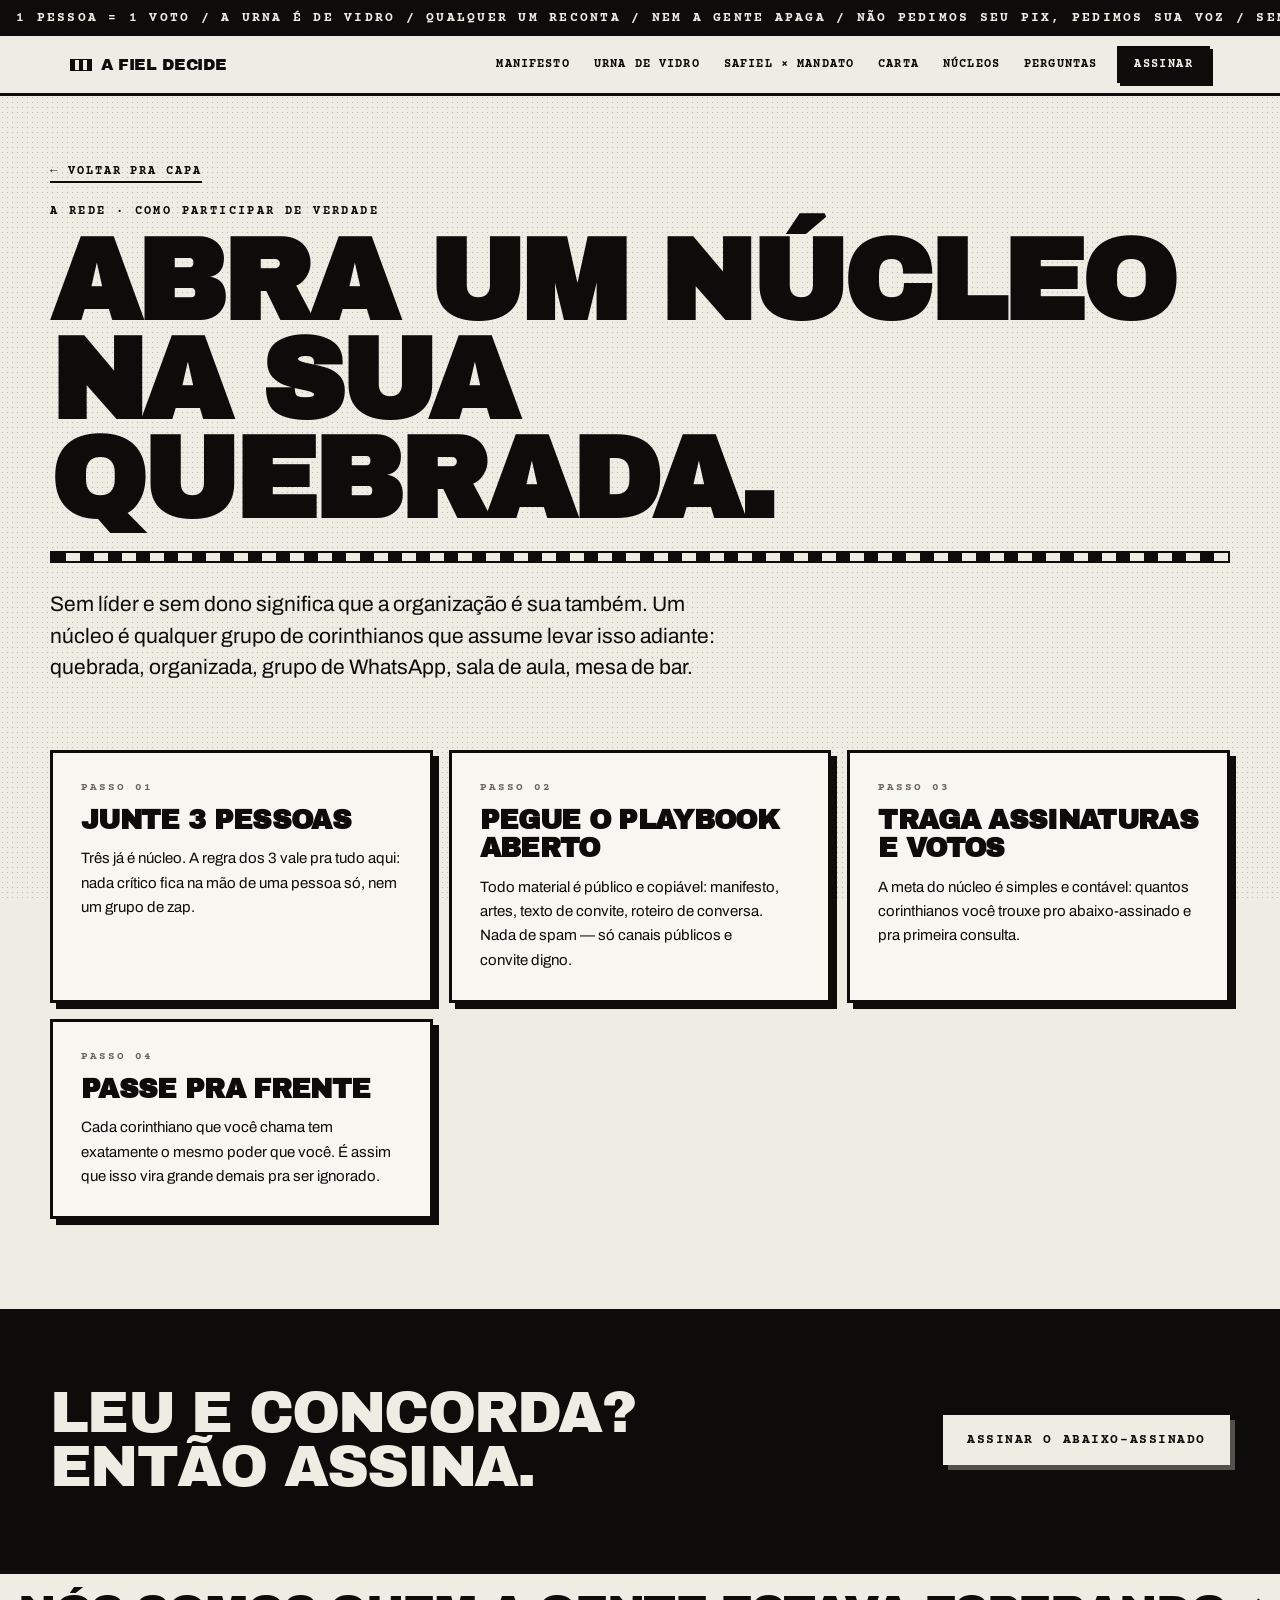
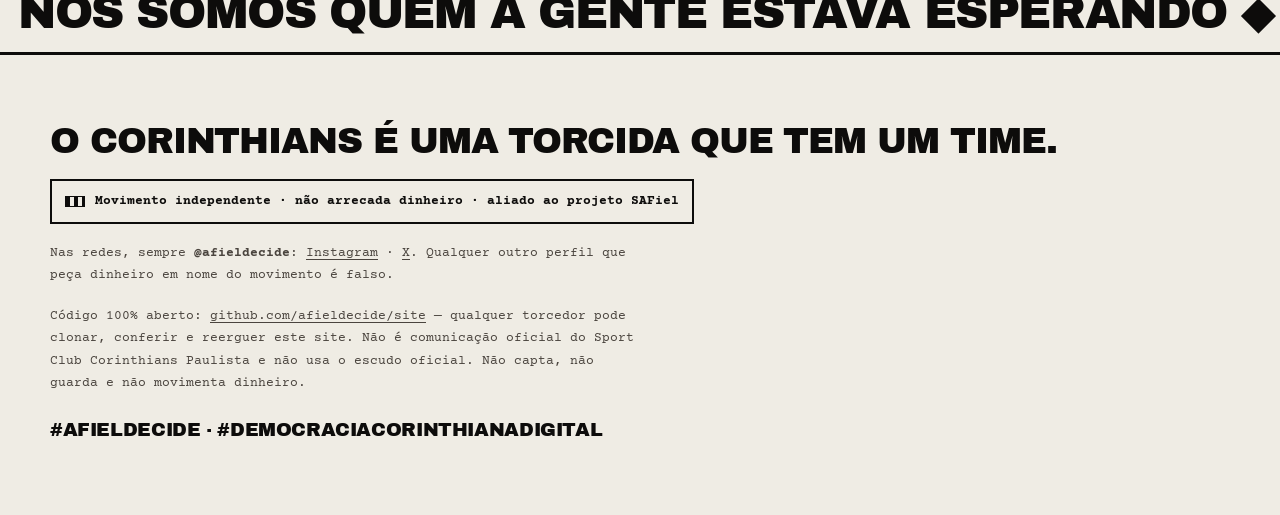
<file: nucleos/index.html>
<!doctype html>
<html lang="pt-BR">
<head>
<meta charset="utf-8">
<meta name="viewport" content="width=device-width, initial-scale=1">
<title>Núcleos · A Fiel Decide</title>
<meta name="description" content="Sem líder e sem dono significa que a organização é sua também. Um núcleo é qualquer grupo de corinthianos que assume levar isso adiante: quebrada, organizada, grupo de WhatsApp, sala de aula, mesa de bar.">
<meta name="color-scheme" content="light">
<meta name="theme-color" content="#efece4">
<link rel="canonical" href="https://afieldecide.github.io/site/nucleos/">
<meta property="og:type" content="website">
<meta property="og:url" content="https://afieldecide.github.io/site/nucleos/">
<meta property="og:site_name" content="A Fiel Decide">
<meta property="og:title" content="Núcleos · A Fiel Decide">
<meta property="og:description" content="Sem líder e sem dono significa que a organização é sua também. Um núcleo é qualquer grupo de corinthianos que assume levar isso adiante: quebrada, organizada, grupo de WhatsApp, sala de aula, mesa de bar.">
<meta property="og:image" content="https://afieldecide.github.io/site/og-card.png">
<meta property="og:image:width" content="1080">
<meta property="og:image:height" content="1080">
<meta property="og:image:alt" content="Card do movimento: ~4 mil decidem o Corinthians. A gente é 35 milhões. Não pedimos Pix, pedimos sua voz. #AFielDecide">
<meta property="og:locale" content="pt_BR">
<meta name="twitter:card" content="summary">
<meta name="twitter:site" content="@afieldecide">
<link rel="icon" type="image/svg+xml" href="data:image/svg+xml,%3Csvg%20xmlns='http://www.w3.org/2000/svg'%20viewBox='0%200%2064%2064'%3E%3Crect%20width='64'%20height='64'%20fill='%23efece4'/%3E%3Crect%20x='19'%20y='19'%20width='26'%20height='26'%20fill='none'%20stroke='%230d0c0b'%20stroke-width='5'%20transform='rotate(45%2032%2032)'/%3E%3C/svg%3E">
<link rel="stylesheet" href="../styles.css">
<script defer src="../site.js"></script>
</head>
<body>
<div class="grain"></div>
<div class="marquee-top" aria-hidden="true">
  <div class="track">
    <span>1 PESSOA = 1 VOTO / A URNA É DE VIDRO / QUALQUER UM RECONTA / NEM A GENTE APAGA / NÃO PEDIMOS SEU PIX, PEDIMOS SUA VOZ / SEM LÍDER, SEM DONO / 1 PESSOA = 1 VOTO / A URNA É DE VIDRO / QUALQUER UM RECONTA / NEM A GENTE APAGA / NÃO PEDIMOS SEU PIX, PEDIMOS SUA VOZ / SEM LÍDER, SEM DONO /</span>
    <span>1 PESSOA = 1 VOTO / A URNA É DE VIDRO / QUALQUER UM RECONTA / NEM A GENTE APAGA / NÃO PEDIMOS SEU PIX, PEDIMOS SUA VOZ / SEM LÍDER, SEM DONO / 1 PESSOA = 1 VOTO / A URNA É DE VIDRO / QUALQUER UM RECONTA / NEM A GENTE APAGA / NÃO PEDIMOS SEU PIX, PEDIMOS SUA VOZ / SEM LÍDER, SEM DONO /</span>
  </div>
</div>

<nav class="navbar">
  <div class="inner">
    <a class="logo" href="../"><span class="stripe"></span>A Fiel Decide</a>
    <div class="nav-right">
      <div class="nav-links">
        <a href="../manifesto/">Manifesto</a>
        <a href="../urna/">Urna de Vidro</a>
        <a href="../safiel/">SAFiel × Mandato</a>
        <a href="../carta/">Carta</a>
        <a href="../nucleos/">Núcleos</a>
        <a href="../perguntas/">Perguntas</a>
      </div>
      <button class="menu-btn" id="menu-btn" type="button" aria-expanded="false" aria-controls="mobile-menu"><span class="stripes-h"></span>Menu</button>
      <a class="nav-sign" href="../#assinar">Assinar</a>
    </div>
  </div>
  <div class="mobile-menu" id="mobile-menu">
      <a href="../manifesto/">Manifesto<span class="seta">→</span></a>
      <a href="../urna/">A Urna de Vidro<span class="seta">→</span></a>
      <a href="../safiel/">SAFiel × Mandato<span class="seta">→</span></a>
      <a href="../carta/">Carta ao Conselho<span class="seta">→</span></a>
      <a href="../nucleos/">Núcleos<span class="seta">→</span></a>
      <a href="../transparencia/">Transparência<span class="seta">→</span></a>
      <a href="../perguntas/">Perguntas<span class="seta">→</span></a>
      <a href="../imprensa/">Imprensa<span class="seta">→</span></a>
  </div>
</nav>

<section class="page-head">
  <div class="wrap">
    <a class="back" href="../">← Voltar pra capa</a>
    <p class="label" style="margin-bottom:14px">A Rede · como participar de verdade</p>
    <h1 class="page-title">Abra um núcleo na sua quebrada.</h1>
    <div class="mosaic mosaic--thin"></div>
    <p class="lead">Sem líder e sem dono significa que a organização é sua também. Um núcleo é qualquer grupo de corinthianos que assume levar isso adiante: quebrada, organizada, grupo de WhatsApp, sala de aula, mesa de bar.</p>
  </div>
</section>

<section class="page-body">
  <div class="wrap blocks">
        <div class="block"><span class="k">Passo 01</span><h3>Junte 3 pessoas</h3><p>Três já é núcleo. A regra dos 3 vale pra tudo aqui: nada crítico fica na mão de uma pessoa só, nem um grupo de zap.</p></div>
        <div class="block"><span class="k">Passo 02</span><h3>Pegue o playbook aberto</h3><p>Todo material é público e copiável: manifesto, artes, texto de convite, roteiro de conversa. Nada de spam — só canais públicos e convite digno.</p></div>
        <div class="block"><span class="k">Passo 03</span><h3>Traga assinaturas e votos</h3><p>A meta do núcleo é simples e contável: quantos corinthianos você trouxe pro abaixo-assinado e pra primeira consulta.</p></div>
        <div class="block"><span class="k">Passo 04</span><h3>Passe pra frente</h3><p>Cada corinthiano que você chama tem exatamente o mesmo poder que você. É assim que isso vira grande demais pra ser ignorado.</p></div>
  </div>
</section>

<section class="page-cta">
  <div class="inner">
    <p>Leu e concorda? Então assina.</p>
    <a class="btn btn--paper" style="padding:16px 22px" href="https://www.change.org/p/a-fiel-quer-votar-pelo-direito-do-torcedor-a-decidir-o-futuro-do-corinthians" target="_blank" rel="noopener">Assinar o abaixo-assinado</a>
  </div>
</section>

<div class="marquee-bottom" aria-hidden="true">
  <div class="track">
    <span>Nós somos quem a gente estava esperando ◆ Nós somos quem a gente estava esperando ◆</span>
    <span>Nós somos quem a gente estava esperando ◆ Nós somos quem a gente estava esperando ◆</span>
  </div>
</div>

<footer>
  <div class="inner">
    <p class="foot-frase">O Corinthians é uma torcida que tem um time.</p>
    <span class="foot-selo"><span class="stripe"></span>Movimento independente · não arrecada dinheiro · aliado ao projeto SAFiel</span>
    <p class="foot-legal">Nas redes, sempre <b>@afieldecide</b>: <a href="https://instagram.com/afieldecide" rel="me">Instagram</a> · <a href="https://x.com/afieldecide" rel="me">X</a>. Qualquer outro perfil que peça dinheiro em nome do movimento é falso.</p>
    <p class="foot-legal">Código 100% aberto: <a href="https://github.com/afieldecide/site">github.com/afieldecide/site</a> — qualquer torcedor pode clonar, conferir e reerguer este site. Não é comunicação oficial do Sport Club Corinthians Paulista e não usa o escudo oficial. Não capta, não guarda e não movimenta dinheiro.</p>
    <p class="foot-hash">#AFielDecide · #DemocraciaCorinthianaDigital</p>
  </div>
</footer>
</body>
</html>
</file>
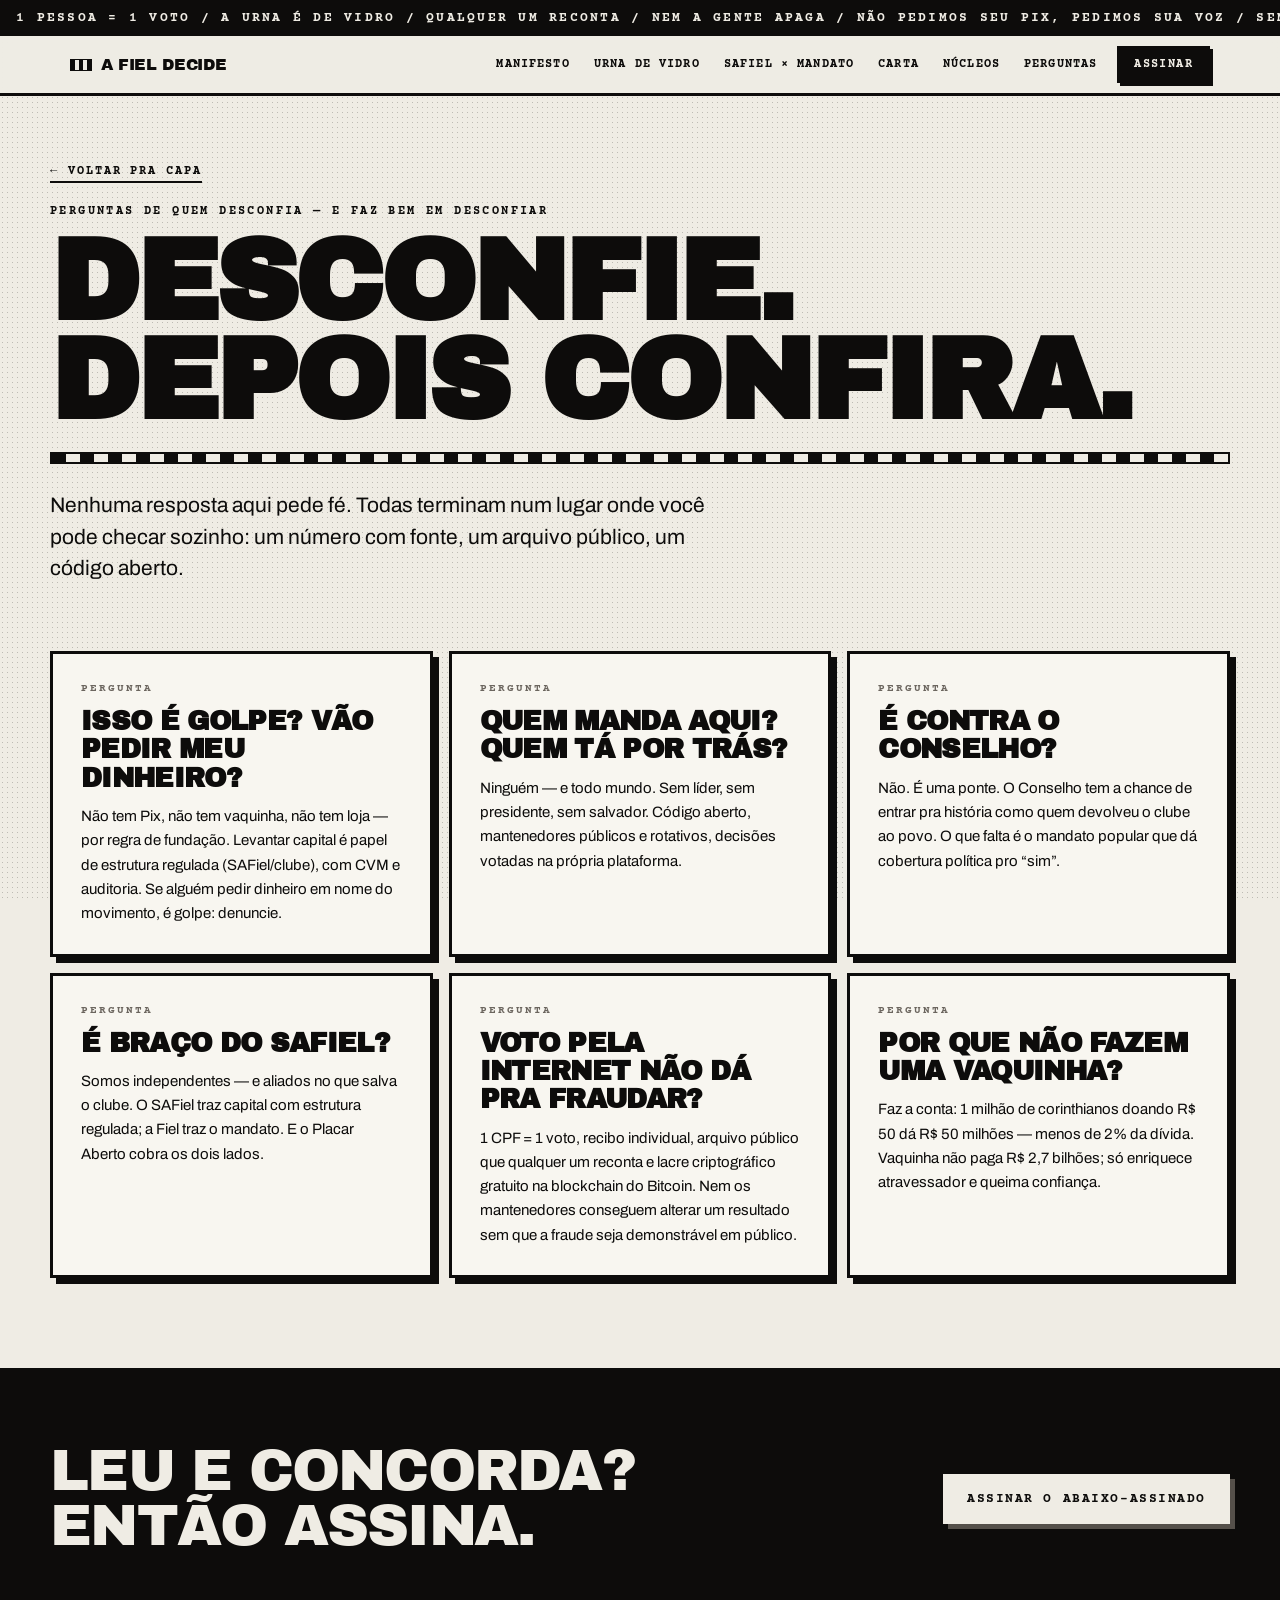
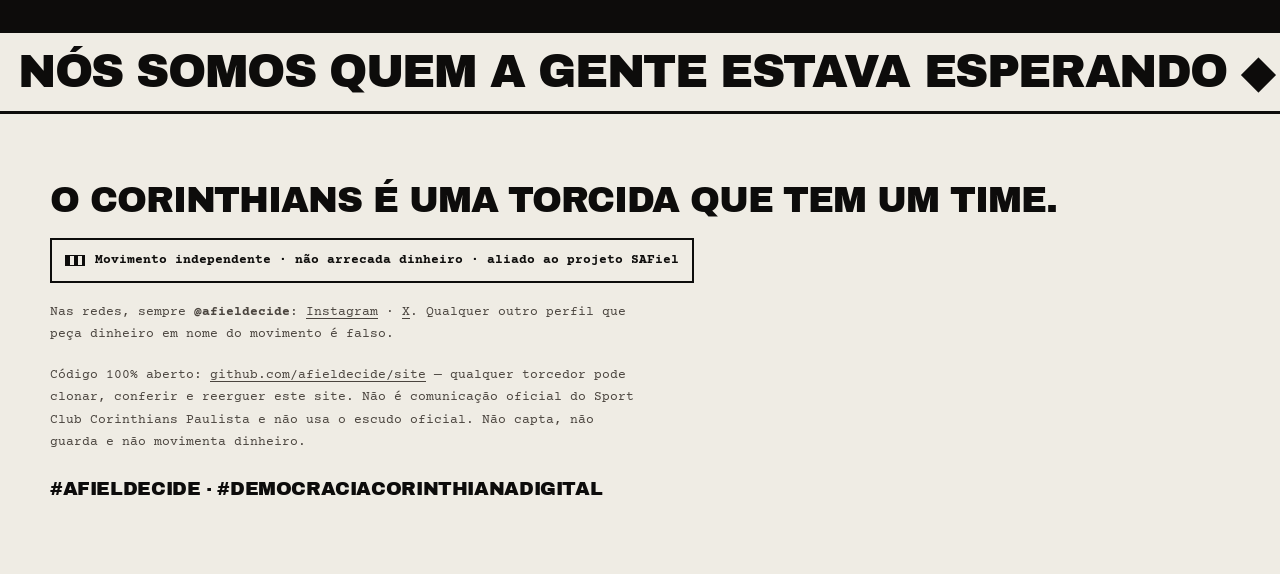
<file: perguntas/index.html>
<!doctype html>
<html lang="pt-BR">
<head>
<meta charset="utf-8">
<meta name="viewport" content="width=device-width, initial-scale=1">
<title>Perguntas · A Fiel Decide</title>
<meta name="description" content="Nenhuma resposta aqui pede fé. Todas terminam num lugar onde você pode checar sozinho: um número com fonte, um arquivo público, um código aberto.">
<meta name="color-scheme" content="light">
<meta name="theme-color" content="#efece4">
<link rel="canonical" href="https://afieldecide.github.io/site/perguntas/">
<meta property="og:type" content="website">
<meta property="og:url" content="https://afieldecide.github.io/site/perguntas/">
<meta property="og:site_name" content="A Fiel Decide">
<meta property="og:title" content="Perguntas · A Fiel Decide">
<meta property="og:description" content="Nenhuma resposta aqui pede fé. Todas terminam num lugar onde você pode checar sozinho: um número com fonte, um arquivo público, um código aberto.">
<meta property="og:image" content="https://afieldecide.github.io/site/og-card.png">
<meta property="og:image:width" content="1080">
<meta property="og:image:height" content="1080">
<meta property="og:image:alt" content="Card do movimento: ~4 mil decidem o Corinthians. A gente é 35 milhões. Não pedimos Pix, pedimos sua voz. #AFielDecide">
<meta property="og:locale" content="pt_BR">
<meta name="twitter:card" content="summary">
<meta name="twitter:site" content="@afieldecide">
<link rel="icon" type="image/svg+xml" href="data:image/svg+xml,%3Csvg%20xmlns='http://www.w3.org/2000/svg'%20viewBox='0%200%2064%2064'%3E%3Crect%20width='64'%20height='64'%20fill='%23efece4'/%3E%3Crect%20x='19'%20y='19'%20width='26'%20height='26'%20fill='none'%20stroke='%230d0c0b'%20stroke-width='5'%20transform='rotate(45%2032%2032)'/%3E%3C/svg%3E">
<link rel="stylesheet" href="../styles.css">
<script defer src="../site.js"></script>
</head>
<body>
<div class="grain"></div>
<div class="marquee-top" aria-hidden="true">
  <div class="track">
    <span>1 PESSOA = 1 VOTO / A URNA É DE VIDRO / QUALQUER UM RECONTA / NEM A GENTE APAGA / NÃO PEDIMOS SEU PIX, PEDIMOS SUA VOZ / SEM LÍDER, SEM DONO / 1 PESSOA = 1 VOTO / A URNA É DE VIDRO / QUALQUER UM RECONTA / NEM A GENTE APAGA / NÃO PEDIMOS SEU PIX, PEDIMOS SUA VOZ / SEM LÍDER, SEM DONO /</span>
    <span>1 PESSOA = 1 VOTO / A URNA É DE VIDRO / QUALQUER UM RECONTA / NEM A GENTE APAGA / NÃO PEDIMOS SEU PIX, PEDIMOS SUA VOZ / SEM LÍDER, SEM DONO / 1 PESSOA = 1 VOTO / A URNA É DE VIDRO / QUALQUER UM RECONTA / NEM A GENTE APAGA / NÃO PEDIMOS SEU PIX, PEDIMOS SUA VOZ / SEM LÍDER, SEM DONO /</span>
  </div>
</div>

<nav class="navbar">
  <div class="inner">
    <a class="logo" href="../"><span class="stripe"></span>A Fiel Decide</a>
    <div class="nav-right">
      <div class="nav-links">
        <a href="../manifesto/">Manifesto</a>
        <a href="../urna/">Urna de Vidro</a>
        <a href="../safiel/">SAFiel × Mandato</a>
        <a href="../carta/">Carta</a>
        <a href="../nucleos/">Núcleos</a>
        <a href="../perguntas/">Perguntas</a>
      </div>
      <button class="menu-btn" id="menu-btn" type="button" aria-expanded="false" aria-controls="mobile-menu"><span class="stripes-h"></span>Menu</button>
      <a class="nav-sign" href="../#assinar">Assinar</a>
    </div>
  </div>
  <div class="mobile-menu" id="mobile-menu">
      <a href="../manifesto/">Manifesto<span class="seta">→</span></a>
      <a href="../urna/">A Urna de Vidro<span class="seta">→</span></a>
      <a href="../safiel/">SAFiel × Mandato<span class="seta">→</span></a>
      <a href="../carta/">Carta ao Conselho<span class="seta">→</span></a>
      <a href="../nucleos/">Núcleos<span class="seta">→</span></a>
      <a href="../transparencia/">Transparência<span class="seta">→</span></a>
      <a href="../perguntas/">Perguntas<span class="seta">→</span></a>
      <a href="../imprensa/">Imprensa<span class="seta">→</span></a>
  </div>
</nav>

<section class="page-head">
  <div class="wrap">
    <a class="back" href="../">← Voltar pra capa</a>
    <p class="label" style="margin-bottom:14px">Perguntas de quem desconfia — e faz bem em desconfiar</p>
    <h1 class="page-title">Desconfie. Depois confira.</h1>
    <div class="mosaic mosaic--thin"></div>
    <p class="lead">Nenhuma resposta aqui pede fé. Todas terminam num lugar onde você pode checar sozinho: um número com fonte, um arquivo público, um código aberto.</p>
  </div>
</section>

<section class="page-body">
  <div class="wrap blocks">
        <div class="block"><span class="k">Pergunta</span><h3>Isso é golpe? Vão pedir meu dinheiro?</h3><p>Não tem Pix, não tem vaquinha, não tem loja — por regra de fundação. Levantar capital é papel de estrutura regulada (SAFiel/clube), com CVM e auditoria. Se alguém pedir dinheiro em nome do movimento, é golpe: denuncie.</p></div>
        <div class="block"><span class="k">Pergunta</span><h3>Quem manda aqui? Quem tá por trás?</h3><p>Ninguém — e todo mundo. Sem líder, sem presidente, sem salvador. Código aberto, mantenedores públicos e rotativos, decisões votadas na própria plataforma.</p></div>
        <div class="block"><span class="k">Pergunta</span><h3>É contra o Conselho?</h3><p>Não. É uma ponte. O Conselho tem a chance de entrar pra história como quem devolveu o clube ao povo. O que falta é o mandato popular que dá cobertura política pro “sim”.</p></div>
        <div class="block"><span class="k">Pergunta</span><h3>É braço do SAFiel?</h3><p>Somos independentes — e aliados no que salva o clube. O SAFiel traz capital com estrutura regulada; a Fiel traz o mandato. E o Placar Aberto cobra os dois lados.</p></div>
        <div class="block"><span class="k">Pergunta</span><h3>Voto pela internet não dá pra fraudar?</h3><p>1 CPF = 1 voto, recibo individual, arquivo público que qualquer um reconta e lacre criptográfico gratuito na blockchain do Bitcoin. Nem os mantenedores conseguem alterar um resultado sem que a fraude seja demonstrável em público.</p></div>
        <div class="block"><span class="k">Pergunta</span><h3>Por que não fazem uma vaquinha?</h3><p>Faz a conta: 1 milhão de corinthianos doando R$ 50 dá R$ 50 milhões — menos de 2% da dívida. Vaquinha não paga R$ 2,7 bilhões; só enriquece atravessador e queima confiança.</p></div>
  </div>
</section>

<section class="page-cta">
  <div class="inner">
    <p>Leu e concorda? Então assina.</p>
    <a class="btn btn--paper" style="padding:16px 22px" href="https://www.change.org/p/a-fiel-quer-votar-pelo-direito-do-torcedor-a-decidir-o-futuro-do-corinthians" target="_blank" rel="noopener">Assinar o abaixo-assinado</a>
  </div>
</section>

<div class="marquee-bottom" aria-hidden="true">
  <div class="track">
    <span>Nós somos quem a gente estava esperando ◆ Nós somos quem a gente estava esperando ◆</span>
    <span>Nós somos quem a gente estava esperando ◆ Nós somos quem a gente estava esperando ◆</span>
  </div>
</div>

<footer>
  <div class="inner">
    <p class="foot-frase">O Corinthians é uma torcida que tem um time.</p>
    <span class="foot-selo"><span class="stripe"></span>Movimento independente · não arrecada dinheiro · aliado ao projeto SAFiel</span>
    <p class="foot-legal">Nas redes, sempre <b>@afieldecide</b>: <a href="https://instagram.com/afieldecide" rel="me">Instagram</a> · <a href="https://x.com/afieldecide" rel="me">X</a>. Qualquer outro perfil que peça dinheiro em nome do movimento é falso.</p>
    <p class="foot-legal">Código 100% aberto: <a href="https://github.com/afieldecide/site">github.com/afieldecide/site</a> — qualquer torcedor pode clonar, conferir e reerguer este site. Não é comunicação oficial do Sport Club Corinthians Paulista e não usa o escudo oficial. Não capta, não guarda e não movimenta dinheiro.</p>
    <p class="foot-hash">#AFielDecide · #DemocraciaCorinthianaDigital</p>
  </div>
</footer>
</body>
</html>
</file>
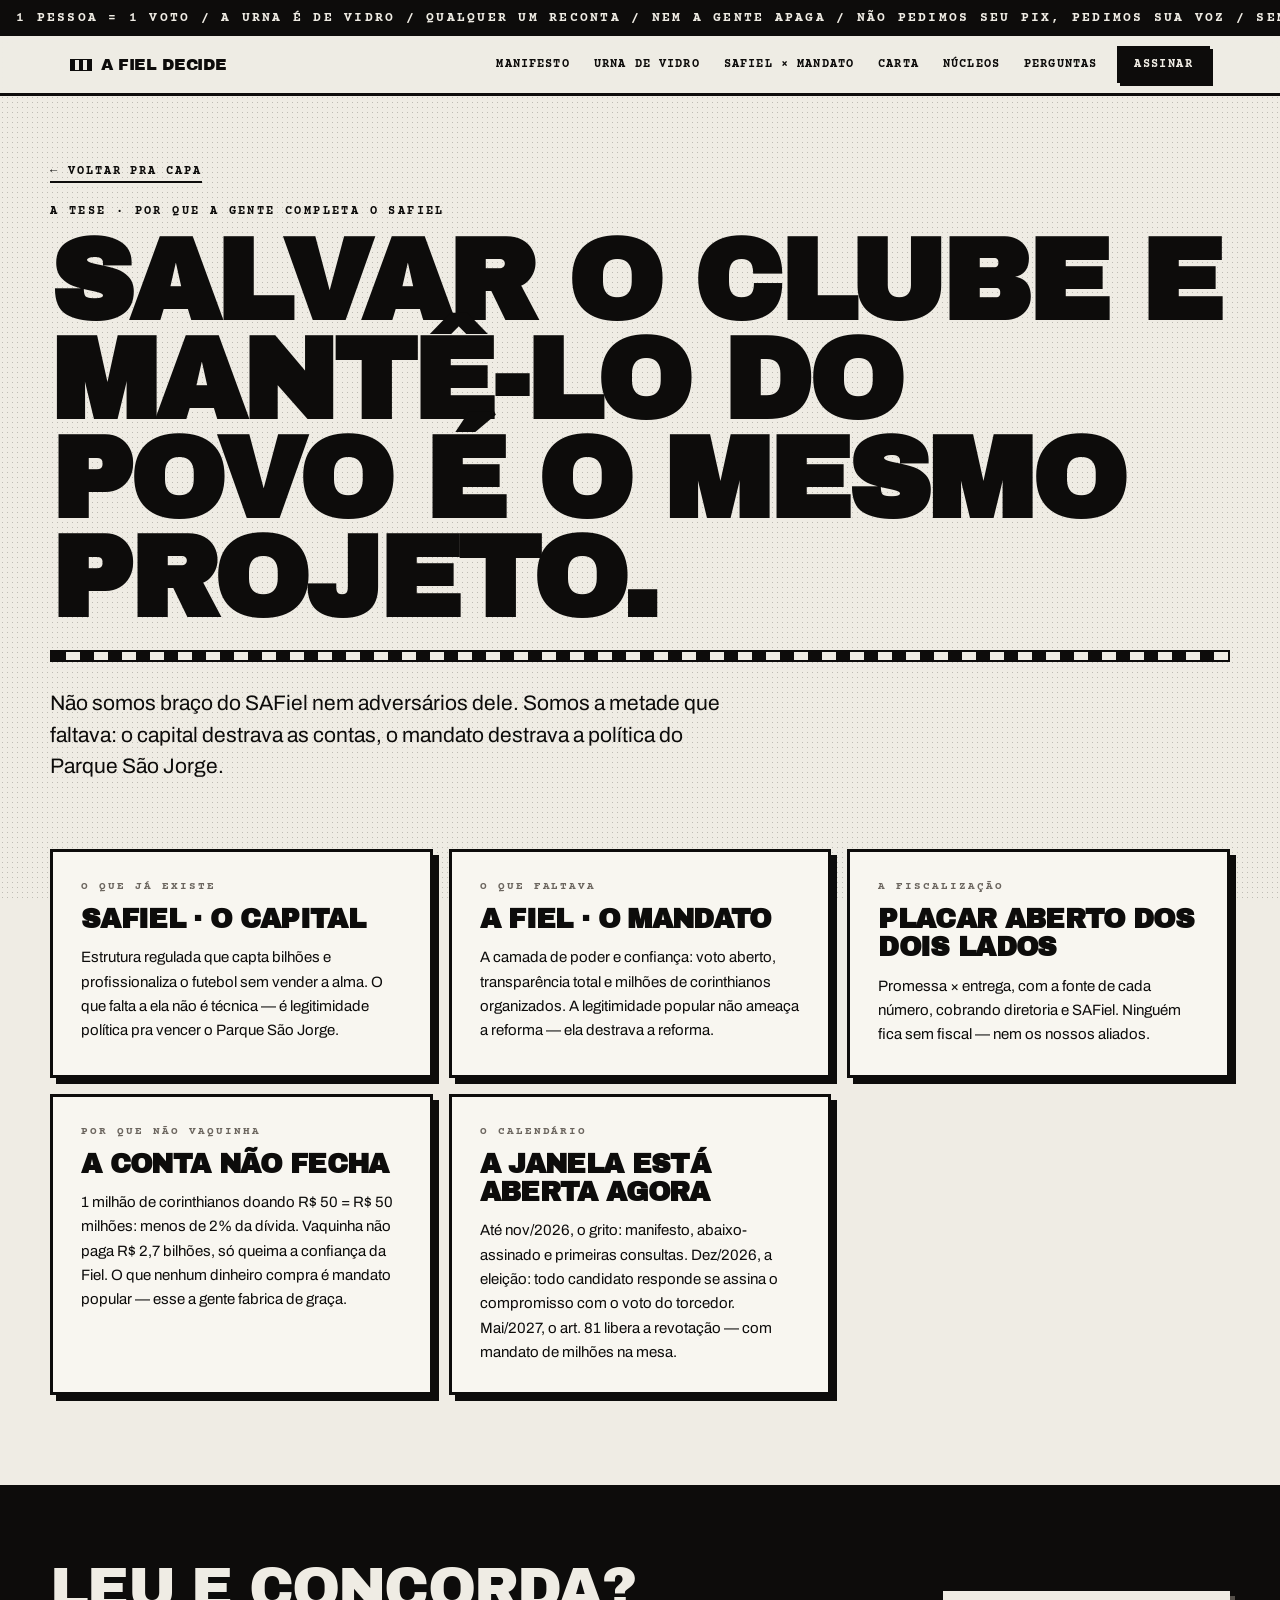
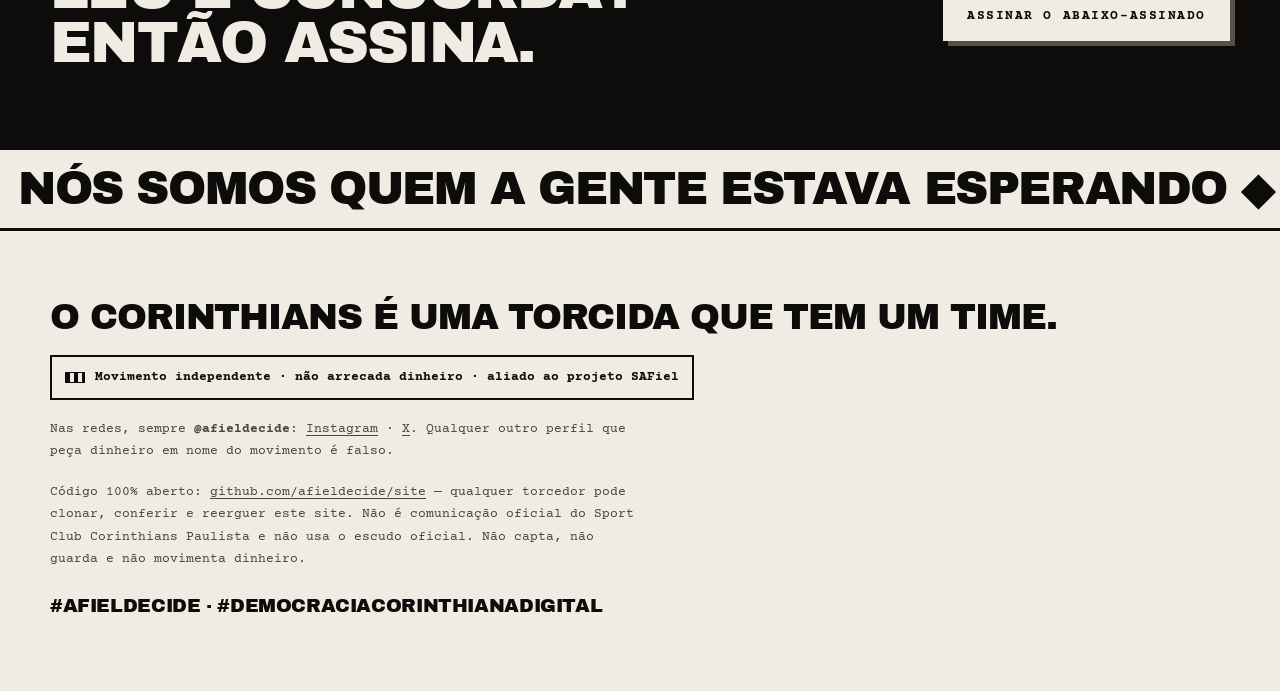
<file: safiel/index.html>
<!doctype html>
<html lang="pt-BR">
<head>
<meta charset="utf-8">
<meta name="viewport" content="width=device-width, initial-scale=1">
<title>SAFiel × Mandato · A Fiel Decide</title>
<meta name="description" content="Não somos braço do SAFiel nem adversários dele. Somos a metade que faltava: o capital destrava as contas, o mandato destrava a política do Parque São Jorge.">
<meta name="color-scheme" content="light">
<meta name="theme-color" content="#efece4">
<link rel="canonical" href="https://afieldecide.github.io/site/safiel/">
<meta property="og:type" content="website">
<meta property="og:url" content="https://afieldecide.github.io/site/safiel/">
<meta property="og:site_name" content="A Fiel Decide">
<meta property="og:title" content="SAFiel × Mandato · A Fiel Decide">
<meta property="og:description" content="Não somos braço do SAFiel nem adversários dele. Somos a metade que faltava: o capital destrava as contas, o mandato destrava a política do Parque São Jorge.">
<meta property="og:image" content="https://afieldecide.github.io/site/og-card.png">
<meta property="og:image:width" content="1080">
<meta property="og:image:height" content="1080">
<meta property="og:image:alt" content="Card do movimento: ~4 mil decidem o Corinthians. A gente é 35 milhões. Não pedimos Pix, pedimos sua voz. #AFielDecide">
<meta property="og:locale" content="pt_BR">
<meta name="twitter:card" content="summary">
<meta name="twitter:site" content="@afieldecide">
<link rel="icon" type="image/svg+xml" href="data:image/svg+xml,%3Csvg%20xmlns='http://www.w3.org/2000/svg'%20viewBox='0%200%2064%2064'%3E%3Crect%20width='64'%20height='64'%20fill='%23efece4'/%3E%3Crect%20x='19'%20y='19'%20width='26'%20height='26'%20fill='none'%20stroke='%230d0c0b'%20stroke-width='5'%20transform='rotate(45%2032%2032)'/%3E%3C/svg%3E">
<link rel="stylesheet" href="../styles.css">
<script defer src="../site.js"></script>
</head>
<body>
<div class="grain"></div>
<div class="marquee-top" aria-hidden="true">
  <div class="track">
    <span>1 PESSOA = 1 VOTO / A URNA É DE VIDRO / QUALQUER UM RECONTA / NEM A GENTE APAGA / NÃO PEDIMOS SEU PIX, PEDIMOS SUA VOZ / SEM LÍDER, SEM DONO / 1 PESSOA = 1 VOTO / A URNA É DE VIDRO / QUALQUER UM RECONTA / NEM A GENTE APAGA / NÃO PEDIMOS SEU PIX, PEDIMOS SUA VOZ / SEM LÍDER, SEM DONO /</span>
    <span>1 PESSOA = 1 VOTO / A URNA É DE VIDRO / QUALQUER UM RECONTA / NEM A GENTE APAGA / NÃO PEDIMOS SEU PIX, PEDIMOS SUA VOZ / SEM LÍDER, SEM DONO / 1 PESSOA = 1 VOTO / A URNA É DE VIDRO / QUALQUER UM RECONTA / NEM A GENTE APAGA / NÃO PEDIMOS SEU PIX, PEDIMOS SUA VOZ / SEM LÍDER, SEM DONO /</span>
  </div>
</div>

<nav class="navbar">
  <div class="inner">
    <a class="logo" href="../"><span class="stripe"></span>A Fiel Decide</a>
    <div class="nav-right">
      <div class="nav-links">
        <a href="../manifesto/">Manifesto</a>
        <a href="../urna/">Urna de Vidro</a>
        <a href="../safiel/">SAFiel × Mandato</a>
        <a href="../carta/">Carta</a>
        <a href="../nucleos/">Núcleos</a>
        <a href="../perguntas/">Perguntas</a>
      </div>
      <button class="menu-btn" id="menu-btn" type="button" aria-expanded="false" aria-controls="mobile-menu"><span class="stripes-h"></span>Menu</button>
      <a class="nav-sign" href="../#assinar">Assinar</a>
    </div>
  </div>
  <div class="mobile-menu" id="mobile-menu">
      <a href="../manifesto/">Manifesto<span class="seta">→</span></a>
      <a href="../urna/">A Urna de Vidro<span class="seta">→</span></a>
      <a href="../safiel/">SAFiel × Mandato<span class="seta">→</span></a>
      <a href="../carta/">Carta ao Conselho<span class="seta">→</span></a>
      <a href="../nucleos/">Núcleos<span class="seta">→</span></a>
      <a href="../transparencia/">Transparência<span class="seta">→</span></a>
      <a href="../perguntas/">Perguntas<span class="seta">→</span></a>
      <a href="../imprensa/">Imprensa<span class="seta">→</span></a>
  </div>
</nav>

<section class="page-head">
  <div class="wrap">
    <a class="back" href="../">← Voltar pra capa</a>
    <p class="label" style="margin-bottom:14px">A Tese · por que a gente completa o SAFiel</p>
    <h1 class="page-title">Salvar o clube e mantê-lo do povo é o mesmo projeto.</h1>
    <div class="mosaic mosaic--thin"></div>
    <p class="lead">Não somos braço do SAFiel nem adversários dele. Somos a metade que faltava: o capital destrava as contas, o mandato destrava a política do Parque São Jorge.</p>
  </div>
</section>

<section class="page-body">
  <div class="wrap blocks">
        <div class="block"><span class="k">O que já existe</span><h3>SAFiel · o capital</h3><p>Estrutura regulada que capta bilhões e profissionaliza o futebol sem vender a alma. O que falta a ela não é técnica — é legitimidade política pra vencer o Parque São Jorge.</p></div>
        <div class="block"><span class="k">O que faltava</span><h3>A Fiel · o mandato</h3><p>A camada de poder e confiança: voto aberto, transparência total e milhões de corinthianos organizados. A legitimidade popular não ameaça a reforma — ela destrava a reforma.</p></div>
        <div class="block"><span class="k">A fiscalização</span><h3>Placar Aberto dos dois lados</h3><p>Promessa × entrega, com a fonte de cada número, cobrando diretoria e SAFiel. Ninguém fica sem fiscal — nem os nossos aliados.</p></div>
        <div class="block"><span class="k">Por que não vaquinha</span><h3>A conta não fecha</h3><p>1 milhão de corinthianos doando R$ 50 = R$ 50 milhões: menos de 2% da dívida. Vaquinha não paga R$ 2,7 bilhões, só queima a confiança da Fiel. O que nenhum dinheiro compra é mandato popular — esse a gente fabrica de graça.</p></div>
        <div class="block"><span class="k">O calendário</span><h3>A janela está aberta agora</h3><p>Até nov/2026, o grito: manifesto, abaixo-assinado e primeiras consultas. Dez/2026, a eleição: todo candidato responde se assina o compromisso com o voto do torcedor. Mai/2027, o art. 81 libera a revotação — com mandato de milhões na mesa.</p></div>
  </div>
</section>

<section class="page-cta">
  <div class="inner">
    <p>Leu e concorda? Então assina.</p>
    <a class="btn btn--paper" style="padding:16px 22px" href="https://www.change.org/p/a-fiel-quer-votar-pelo-direito-do-torcedor-a-decidir-o-futuro-do-corinthians" target="_blank" rel="noopener">Assinar o abaixo-assinado</a>
  </div>
</section>

<div class="marquee-bottom" aria-hidden="true">
  <div class="track">
    <span>Nós somos quem a gente estava esperando ◆ Nós somos quem a gente estava esperando ◆</span>
    <span>Nós somos quem a gente estava esperando ◆ Nós somos quem a gente estava esperando ◆</span>
  </div>
</div>

<footer>
  <div class="inner">
    <p class="foot-frase">O Corinthians é uma torcida que tem um time.</p>
    <span class="foot-selo"><span class="stripe"></span>Movimento independente · não arrecada dinheiro · aliado ao projeto SAFiel</span>
    <p class="foot-legal">Nas redes, sempre <b>@afieldecide</b>: <a href="https://instagram.com/afieldecide" rel="me">Instagram</a> · <a href="https://x.com/afieldecide" rel="me">X</a>. Qualquer outro perfil que peça dinheiro em nome do movimento é falso.</p>
    <p class="foot-legal">Código 100% aberto: <a href="https://github.com/afieldecide/site">github.com/afieldecide/site</a> — qualquer torcedor pode clonar, conferir e reerguer este site. Não é comunicação oficial do Sport Club Corinthians Paulista e não usa o escudo oficial. Não capta, não guarda e não movimenta dinheiro.</p>
    <p class="foot-hash">#AFielDecide · #DemocraciaCorinthianaDigital</p>
  </div>
</footer>
</body>
</html>
</file>
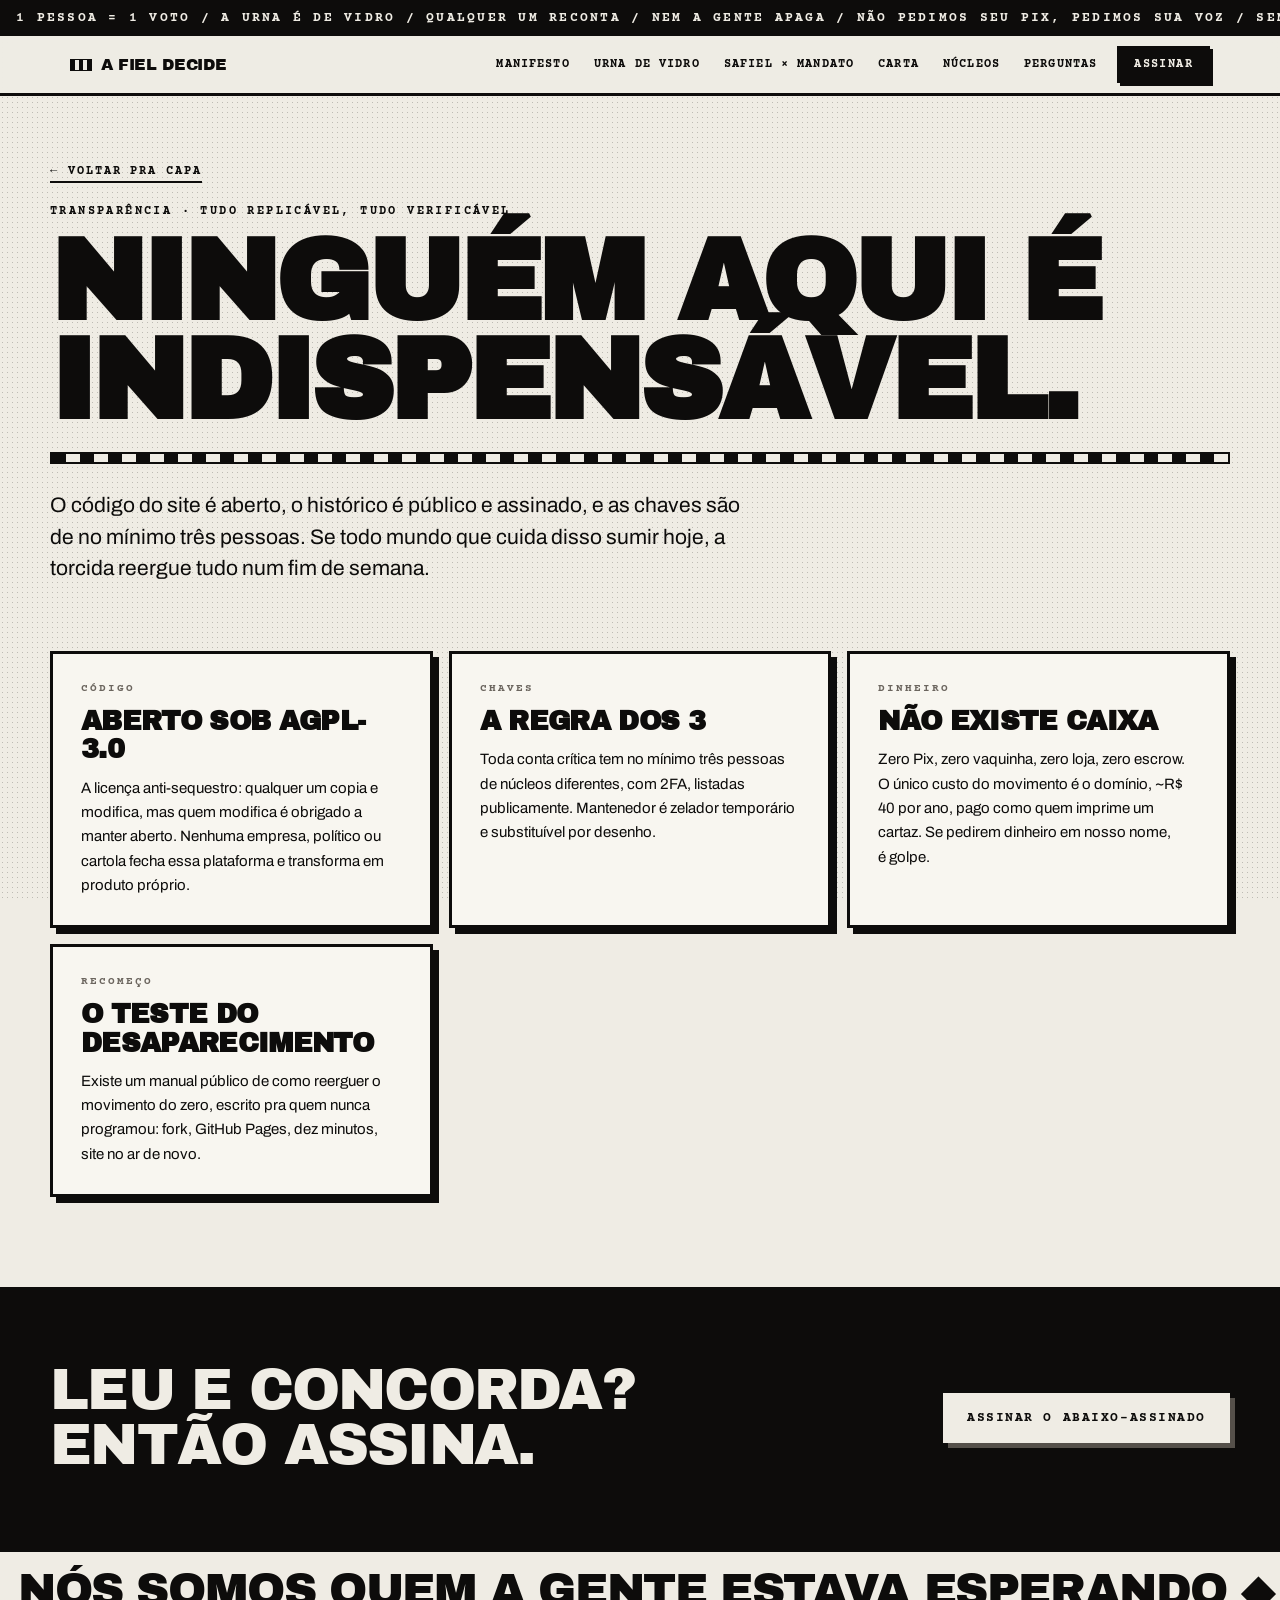
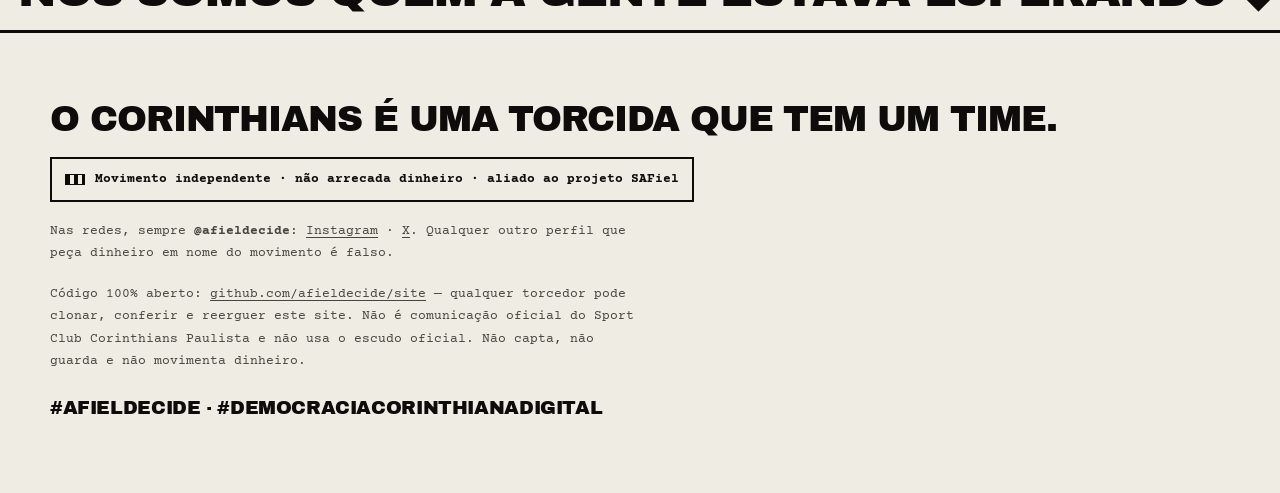
<file: transparencia/index.html>
<!doctype html>
<html lang="pt-BR">
<head>
<meta charset="utf-8">
<meta name="viewport" content="width=device-width, initial-scale=1">
<title>Transparência · A Fiel Decide</title>
<meta name="description" content="O código do site é aberto, o histórico é público e assinado, e as chaves são de no mínimo três pessoas. Se todo mundo que cuida disso sumir hoje, a torcida reergue tudo num fim de semana.">
<meta name="color-scheme" content="light">
<meta name="theme-color" content="#efece4">
<link rel="canonical" href="https://afieldecide.github.io/site/transparencia/">
<meta property="og:type" content="website">
<meta property="og:url" content="https://afieldecide.github.io/site/transparencia/">
<meta property="og:site_name" content="A Fiel Decide">
<meta property="og:title" content="Transparência · A Fiel Decide">
<meta property="og:description" content="O código do site é aberto, o histórico é público e assinado, e as chaves são de no mínimo três pessoas. Se todo mundo que cuida disso sumir hoje, a torcida reergue tudo num fim de semana.">
<meta property="og:image" content="https://afieldecide.github.io/site/og-card.png">
<meta property="og:image:width" content="1080">
<meta property="og:image:height" content="1080">
<meta property="og:image:alt" content="Card do movimento: ~4 mil decidem o Corinthians. A gente é 35 milhões. Não pedimos Pix, pedimos sua voz. #AFielDecide">
<meta property="og:locale" content="pt_BR">
<meta name="twitter:card" content="summary">
<meta name="twitter:site" content="@afieldecide">
<link rel="icon" type="image/svg+xml" href="data:image/svg+xml,%3Csvg%20xmlns='http://www.w3.org/2000/svg'%20viewBox='0%200%2064%2064'%3E%3Crect%20width='64'%20height='64'%20fill='%23efece4'/%3E%3Crect%20x='19'%20y='19'%20width='26'%20height='26'%20fill='none'%20stroke='%230d0c0b'%20stroke-width='5'%20transform='rotate(45%2032%2032)'/%3E%3C/svg%3E">
<link rel="stylesheet" href="../styles.css">
<script defer src="../site.js"></script>
</head>
<body>
<div class="grain"></div>
<div class="marquee-top" aria-hidden="true">
  <div class="track">
    <span>1 PESSOA = 1 VOTO / A URNA É DE VIDRO / QUALQUER UM RECONTA / NEM A GENTE APAGA / NÃO PEDIMOS SEU PIX, PEDIMOS SUA VOZ / SEM LÍDER, SEM DONO / 1 PESSOA = 1 VOTO / A URNA É DE VIDRO / QUALQUER UM RECONTA / NEM A GENTE APAGA / NÃO PEDIMOS SEU PIX, PEDIMOS SUA VOZ / SEM LÍDER, SEM DONO /</span>
    <span>1 PESSOA = 1 VOTO / A URNA É DE VIDRO / QUALQUER UM RECONTA / NEM A GENTE APAGA / NÃO PEDIMOS SEU PIX, PEDIMOS SUA VOZ / SEM LÍDER, SEM DONO / 1 PESSOA = 1 VOTO / A URNA É DE VIDRO / QUALQUER UM RECONTA / NEM A GENTE APAGA / NÃO PEDIMOS SEU PIX, PEDIMOS SUA VOZ / SEM LÍDER, SEM DONO /</span>
  </div>
</div>

<nav class="navbar">
  <div class="inner">
    <a class="logo" href="../"><span class="stripe"></span>A Fiel Decide</a>
    <div class="nav-right">
      <div class="nav-links">
        <a href="../manifesto/">Manifesto</a>
        <a href="../urna/">Urna de Vidro</a>
        <a href="../safiel/">SAFiel × Mandato</a>
        <a href="../carta/">Carta</a>
        <a href="../nucleos/">Núcleos</a>
        <a href="../perguntas/">Perguntas</a>
      </div>
      <button class="menu-btn" id="menu-btn" type="button" aria-expanded="false" aria-controls="mobile-menu"><span class="stripes-h"></span>Menu</button>
      <a class="nav-sign" href="../#assinar">Assinar</a>
    </div>
  </div>
  <div class="mobile-menu" id="mobile-menu">
      <a href="../manifesto/">Manifesto<span class="seta">→</span></a>
      <a href="../urna/">A Urna de Vidro<span class="seta">→</span></a>
      <a href="../safiel/">SAFiel × Mandato<span class="seta">→</span></a>
      <a href="../carta/">Carta ao Conselho<span class="seta">→</span></a>
      <a href="../nucleos/">Núcleos<span class="seta">→</span></a>
      <a href="../transparencia/">Transparência<span class="seta">→</span></a>
      <a href="../perguntas/">Perguntas<span class="seta">→</span></a>
      <a href="../imprensa/">Imprensa<span class="seta">→</span></a>
  </div>
</nav>

<section class="page-head">
  <div class="wrap">
    <a class="back" href="../">← Voltar pra capa</a>
    <p class="label" style="margin-bottom:14px">Transparência · tudo replicável, tudo verificável</p>
    <h1 class="page-title">Ninguém aqui é indispensável.</h1>
    <div class="mosaic mosaic--thin"></div>
    <p class="lead">O código do site é aberto, o histórico é público e assinado, e as chaves são de no mínimo três pessoas. Se todo mundo que cuida disso sumir hoje, a torcida reergue tudo num fim de semana.</p>
  </div>
</section>

<section class="page-body">
  <div class="wrap blocks">
        <div class="block"><span class="k">Código</span><h3>Aberto sob AGPL-3.0</h3><p>A licença anti-sequestro: qualquer um copia e modifica, mas quem modifica é obrigado a manter aberto. Nenhuma empresa, político ou cartola fecha essa plataforma e transforma em produto próprio.</p></div>
        <div class="block"><span class="k">Chaves</span><h3>A regra dos 3</h3><p>Toda conta crítica tem no mínimo três pessoas de núcleos diferentes, com 2FA, listadas publicamente. Mantenedor é zelador temporário e substituível por desenho.</p></div>
        <div class="block"><span class="k">Dinheiro</span><h3>Não existe caixa</h3><p>Zero Pix, zero vaquinha, zero loja, zero escrow. O único custo do movimento é o domínio, ~R$ 40 por ano, pago como quem imprime um cartaz. Se pedirem dinheiro em nosso nome, é golpe.</p></div>
        <div class="block"><span class="k">Recomeço</span><h3>O teste do desaparecimento</h3><p>Existe um manual público de como reerguer o movimento do zero, escrito pra quem nunca programou: fork, GitHub Pages, dez minutos, site no ar de novo.</p></div>
  </div>
</section>

<section class="page-cta">
  <div class="inner">
    <p>Leu e concorda? Então assina.</p>
    <a class="btn btn--paper" style="padding:16px 22px" href="https://www.change.org/p/a-fiel-quer-votar-pelo-direito-do-torcedor-a-decidir-o-futuro-do-corinthians" target="_blank" rel="noopener">Assinar o abaixo-assinado</a>
  </div>
</section>

<div class="marquee-bottom" aria-hidden="true">
  <div class="track">
    <span>Nós somos quem a gente estava esperando ◆ Nós somos quem a gente estava esperando ◆</span>
    <span>Nós somos quem a gente estava esperando ◆ Nós somos quem a gente estava esperando ◆</span>
  </div>
</div>

<footer>
  <div class="inner">
    <p class="foot-frase">O Corinthians é uma torcida que tem um time.</p>
    <span class="foot-selo"><span class="stripe"></span>Movimento independente · não arrecada dinheiro · aliado ao projeto SAFiel</span>
    <p class="foot-legal">Nas redes, sempre <b>@afieldecide</b>: <a href="https://instagram.com/afieldecide" rel="me">Instagram</a> · <a href="https://x.com/afieldecide" rel="me">X</a>. Qualquer outro perfil que peça dinheiro em nome do movimento é falso.</p>
    <p class="foot-legal">Código 100% aberto: <a href="https://github.com/afieldecide/site">github.com/afieldecide/site</a> — qualquer torcedor pode clonar, conferir e reerguer este site. Não é comunicação oficial do Sport Club Corinthians Paulista e não usa o escudo oficial. Não capta, não guarda e não movimenta dinheiro.</p>
    <p class="foot-hash">#AFielDecide · #DemocraciaCorinthianaDigital</p>
  </div>
</footer>
</body>
</html>
</file>
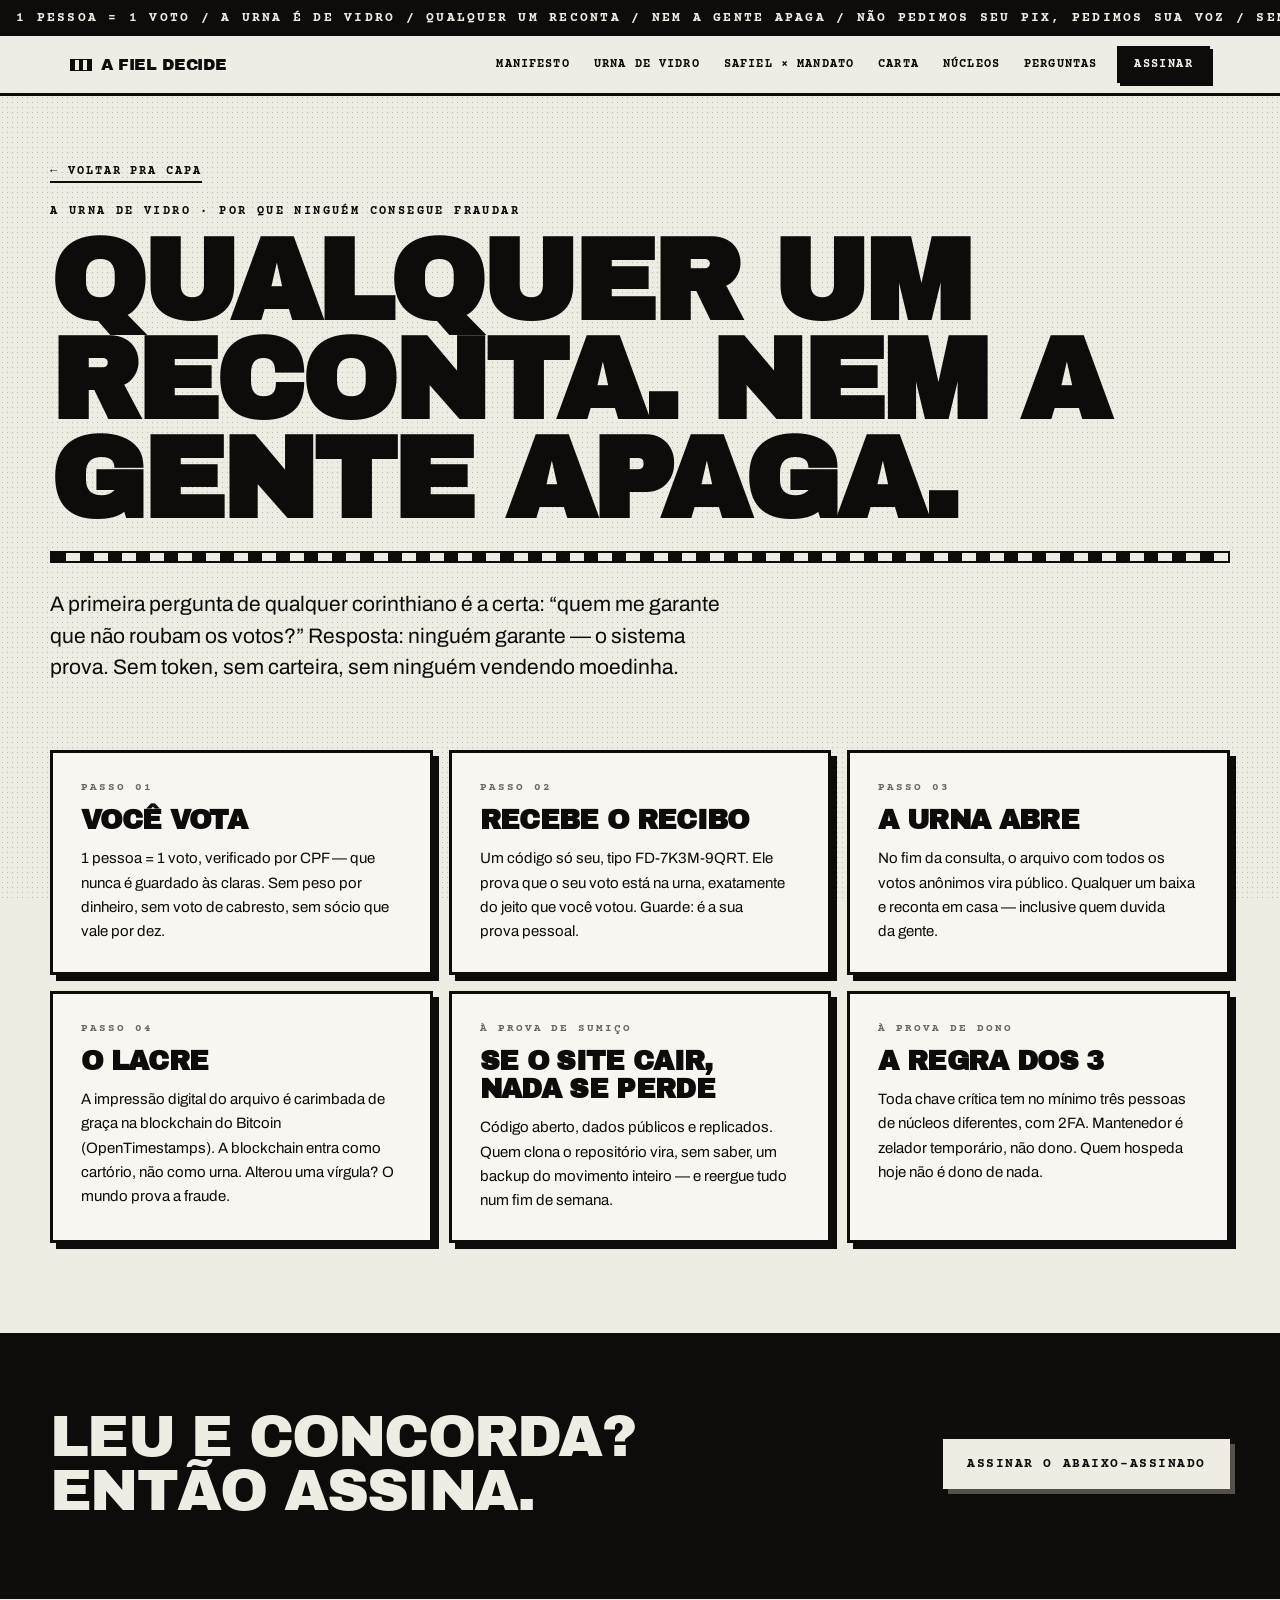
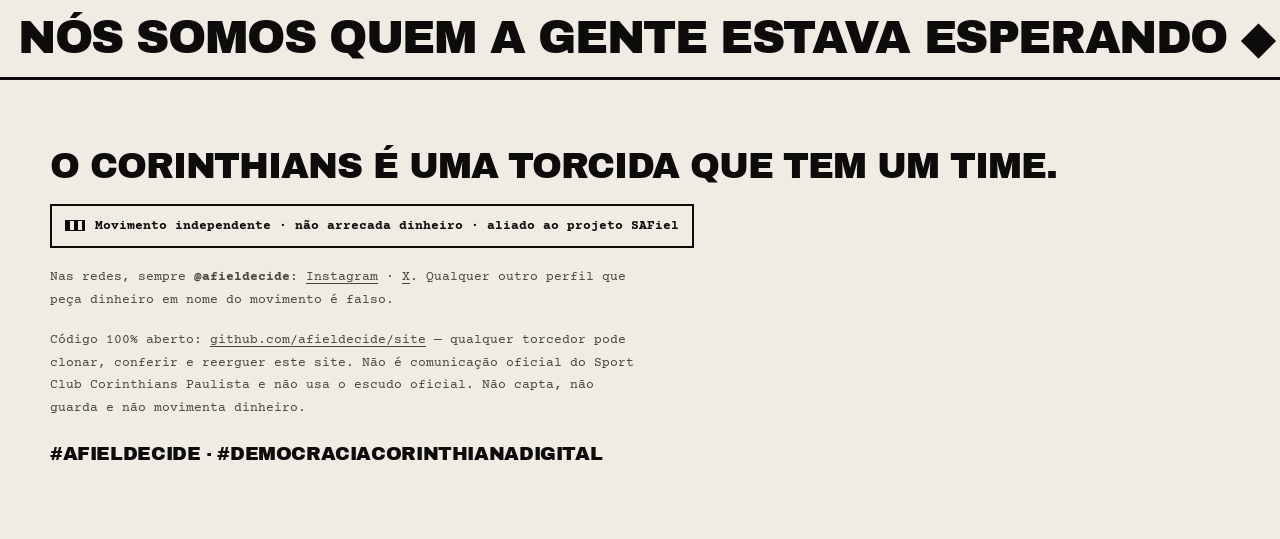
<file: urna/index.html>
<!doctype html>
<html lang="pt-BR">
<head>
<meta charset="utf-8">
<meta name="viewport" content="width=device-width, initial-scale=1">
<title>A Urna de Vidro · A Fiel Decide</title>
<meta name="description" content="A primeira pergunta de qualquer corinthiano é a certa: “quem me garante que não roubam os votos?” Resposta: ninguém garante — o sistema prova. Sem token, sem carteira, sem ninguém vendendo moedinha.">
<meta name="color-scheme" content="light">
<meta name="theme-color" content="#efece4">
<link rel="canonical" href="https://afieldecide.github.io/site/urna/">
<meta property="og:type" content="website">
<meta property="og:url" content="https://afieldecide.github.io/site/urna/">
<meta property="og:site_name" content="A Fiel Decide">
<meta property="og:title" content="A Urna de Vidro · A Fiel Decide">
<meta property="og:description" content="A primeira pergunta de qualquer corinthiano é a certa: “quem me garante que não roubam os votos?” Resposta: ninguém garante — o sistema prova. Sem token, sem carteira, sem ninguém vendendo moedinha.">
<meta property="og:image" content="https://afieldecide.github.io/site/og-card.png">
<meta property="og:image:width" content="1080">
<meta property="og:image:height" content="1080">
<meta property="og:image:alt" content="Card do movimento: ~4 mil decidem o Corinthians. A gente é 35 milhões. Não pedimos Pix, pedimos sua voz. #AFielDecide">
<meta property="og:locale" content="pt_BR">
<meta name="twitter:card" content="summary">
<meta name="twitter:site" content="@afieldecide">
<link rel="icon" type="image/svg+xml" href="data:image/svg+xml,%3Csvg%20xmlns='http://www.w3.org/2000/svg'%20viewBox='0%200%2064%2064'%3E%3Crect%20width='64'%20height='64'%20fill='%23efece4'/%3E%3Crect%20x='19'%20y='19'%20width='26'%20height='26'%20fill='none'%20stroke='%230d0c0b'%20stroke-width='5'%20transform='rotate(45%2032%2032)'/%3E%3C/svg%3E">
<link rel="stylesheet" href="../styles.css">
<script defer src="../site.js"></script>
</head>
<body>
<div class="grain"></div>
<div class="marquee-top" aria-hidden="true">
  <div class="track">
    <span>1 PESSOA = 1 VOTO / A URNA É DE VIDRO / QUALQUER UM RECONTA / NEM A GENTE APAGA / NÃO PEDIMOS SEU PIX, PEDIMOS SUA VOZ / SEM LÍDER, SEM DONO / 1 PESSOA = 1 VOTO / A URNA É DE VIDRO / QUALQUER UM RECONTA / NEM A GENTE APAGA / NÃO PEDIMOS SEU PIX, PEDIMOS SUA VOZ / SEM LÍDER, SEM DONO /</span>
    <span>1 PESSOA = 1 VOTO / A URNA É DE VIDRO / QUALQUER UM RECONTA / NEM A GENTE APAGA / NÃO PEDIMOS SEU PIX, PEDIMOS SUA VOZ / SEM LÍDER, SEM DONO / 1 PESSOA = 1 VOTO / A URNA É DE VIDRO / QUALQUER UM RECONTA / NEM A GENTE APAGA / NÃO PEDIMOS SEU PIX, PEDIMOS SUA VOZ / SEM LÍDER, SEM DONO /</span>
  </div>
</div>

<nav class="navbar">
  <div class="inner">
    <a class="logo" href="../"><span class="stripe"></span>A Fiel Decide</a>
    <div class="nav-right">
      <div class="nav-links">
        <a href="../manifesto/">Manifesto</a>
        <a href="../urna/">Urna de Vidro</a>
        <a href="../safiel/">SAFiel × Mandato</a>
        <a href="../carta/">Carta</a>
        <a href="../nucleos/">Núcleos</a>
        <a href="../perguntas/">Perguntas</a>
      </div>
      <button class="menu-btn" id="menu-btn" type="button" aria-expanded="false" aria-controls="mobile-menu"><span class="stripes-h"></span>Menu</button>
      <a class="nav-sign" href="../#assinar">Assinar</a>
    </div>
  </div>
  <div class="mobile-menu" id="mobile-menu">
      <a href="../manifesto/">Manifesto<span class="seta">→</span></a>
      <a href="../urna/">A Urna de Vidro<span class="seta">→</span></a>
      <a href="../safiel/">SAFiel × Mandato<span class="seta">→</span></a>
      <a href="../carta/">Carta ao Conselho<span class="seta">→</span></a>
      <a href="../nucleos/">Núcleos<span class="seta">→</span></a>
      <a href="../transparencia/">Transparência<span class="seta">→</span></a>
      <a href="../perguntas/">Perguntas<span class="seta">→</span></a>
      <a href="../imprensa/">Imprensa<span class="seta">→</span></a>
  </div>
</nav>

<section class="page-head">
  <div class="wrap">
    <a class="back" href="../">← Voltar pra capa</a>
    <p class="label" style="margin-bottom:14px">A Urna de Vidro · por que ninguém consegue fraudar</p>
    <h1 class="page-title">Qualquer um reconta. Nem a gente apaga.</h1>
    <div class="mosaic mosaic--thin"></div>
    <p class="lead">A primeira pergunta de qualquer corinthiano é a certa: “quem me garante que não roubam os votos?” Resposta: ninguém garante — o sistema prova. Sem token, sem carteira, sem ninguém vendendo moedinha.</p>
  </div>
</section>

<section class="page-body">
  <div class="wrap blocks">
        <div class="block"><span class="k">Passo 01</span><h3>Você vota</h3><p>1 pessoa = 1 voto, verificado por CPF — que nunca é guardado às claras. Sem peso por dinheiro, sem voto de cabresto, sem sócio que vale por dez.</p></div>
        <div class="block"><span class="k">Passo 02</span><h3>Recebe o recibo</h3><p>Um código só seu, tipo FD-7K3M-9QRT. Ele prova que o seu voto está na urna, exatamente do jeito que você votou. Guarde: é a sua prova pessoal.</p></div>
        <div class="block"><span class="k">Passo 03</span><h3>A urna abre</h3><p>No fim da consulta, o arquivo com todos os votos anônimos vira público. Qualquer um baixa e reconta em casa — inclusive quem duvida da gente.</p></div>
        <div class="block"><span class="k">Passo 04</span><h3>O lacre</h3><p>A impressão digital do arquivo é carimbada de graça na blockchain do Bitcoin (OpenTimestamps). A blockchain entra como cartório, não como urna. Alterou uma vírgula? O mundo prova a fraude.</p></div>
        <div class="block"><span class="k">À prova de sumiço</span><h3>Se o site cair, nada se perde</h3><p>Código aberto, dados públicos e replicados. Quem clona o repositório vira, sem saber, um backup do movimento inteiro — e reergue tudo num fim de semana.</p></div>
        <div class="block"><span class="k">À prova de dono</span><h3>A regra dos 3</h3><p>Toda chave crítica tem no mínimo três pessoas de núcleos diferentes, com 2FA. Mantenedor é zelador temporário, não dono. Quem hospeda hoje não é dono de nada.</p></div>
  </div>
</section>

<section class="page-cta">
  <div class="inner">
    <p>Leu e concorda? Então assina.</p>
    <a class="btn btn--paper" style="padding:16px 22px" href="https://www.change.org/p/a-fiel-quer-votar-pelo-direito-do-torcedor-a-decidir-o-futuro-do-corinthians" target="_blank" rel="noopener">Assinar o abaixo-assinado</a>
  </div>
</section>

<div class="marquee-bottom" aria-hidden="true">
  <div class="track">
    <span>Nós somos quem a gente estava esperando ◆ Nós somos quem a gente estava esperando ◆</span>
    <span>Nós somos quem a gente estava esperando ◆ Nós somos quem a gente estava esperando ◆</span>
  </div>
</div>

<footer>
  <div class="inner">
    <p class="foot-frase">O Corinthians é uma torcida que tem um time.</p>
    <span class="foot-selo"><span class="stripe"></span>Movimento independente · não arrecada dinheiro · aliado ao projeto SAFiel</span>
    <p class="foot-legal">Nas redes, sempre <b>@afieldecide</b>: <a href="https://instagram.com/afieldecide" rel="me">Instagram</a> · <a href="https://x.com/afieldecide" rel="me">X</a>. Qualquer outro perfil que peça dinheiro em nome do movimento é falso.</p>
    <p class="foot-legal">Código 100% aberto: <a href="https://github.com/afieldecide/site">github.com/afieldecide/site</a> — qualquer torcedor pode clonar, conferir e reerguer este site. Não é comunicação oficial do Sport Club Corinthians Paulista e não usa o escudo oficial. Não capta, não guarda e não movimenta dinheiro.</p>
    <p class="foot-hash">#AFielDecide · #DemocraciaCorinthianaDigital</p>
  </div>
</footer>
</body>
</html>
</file>
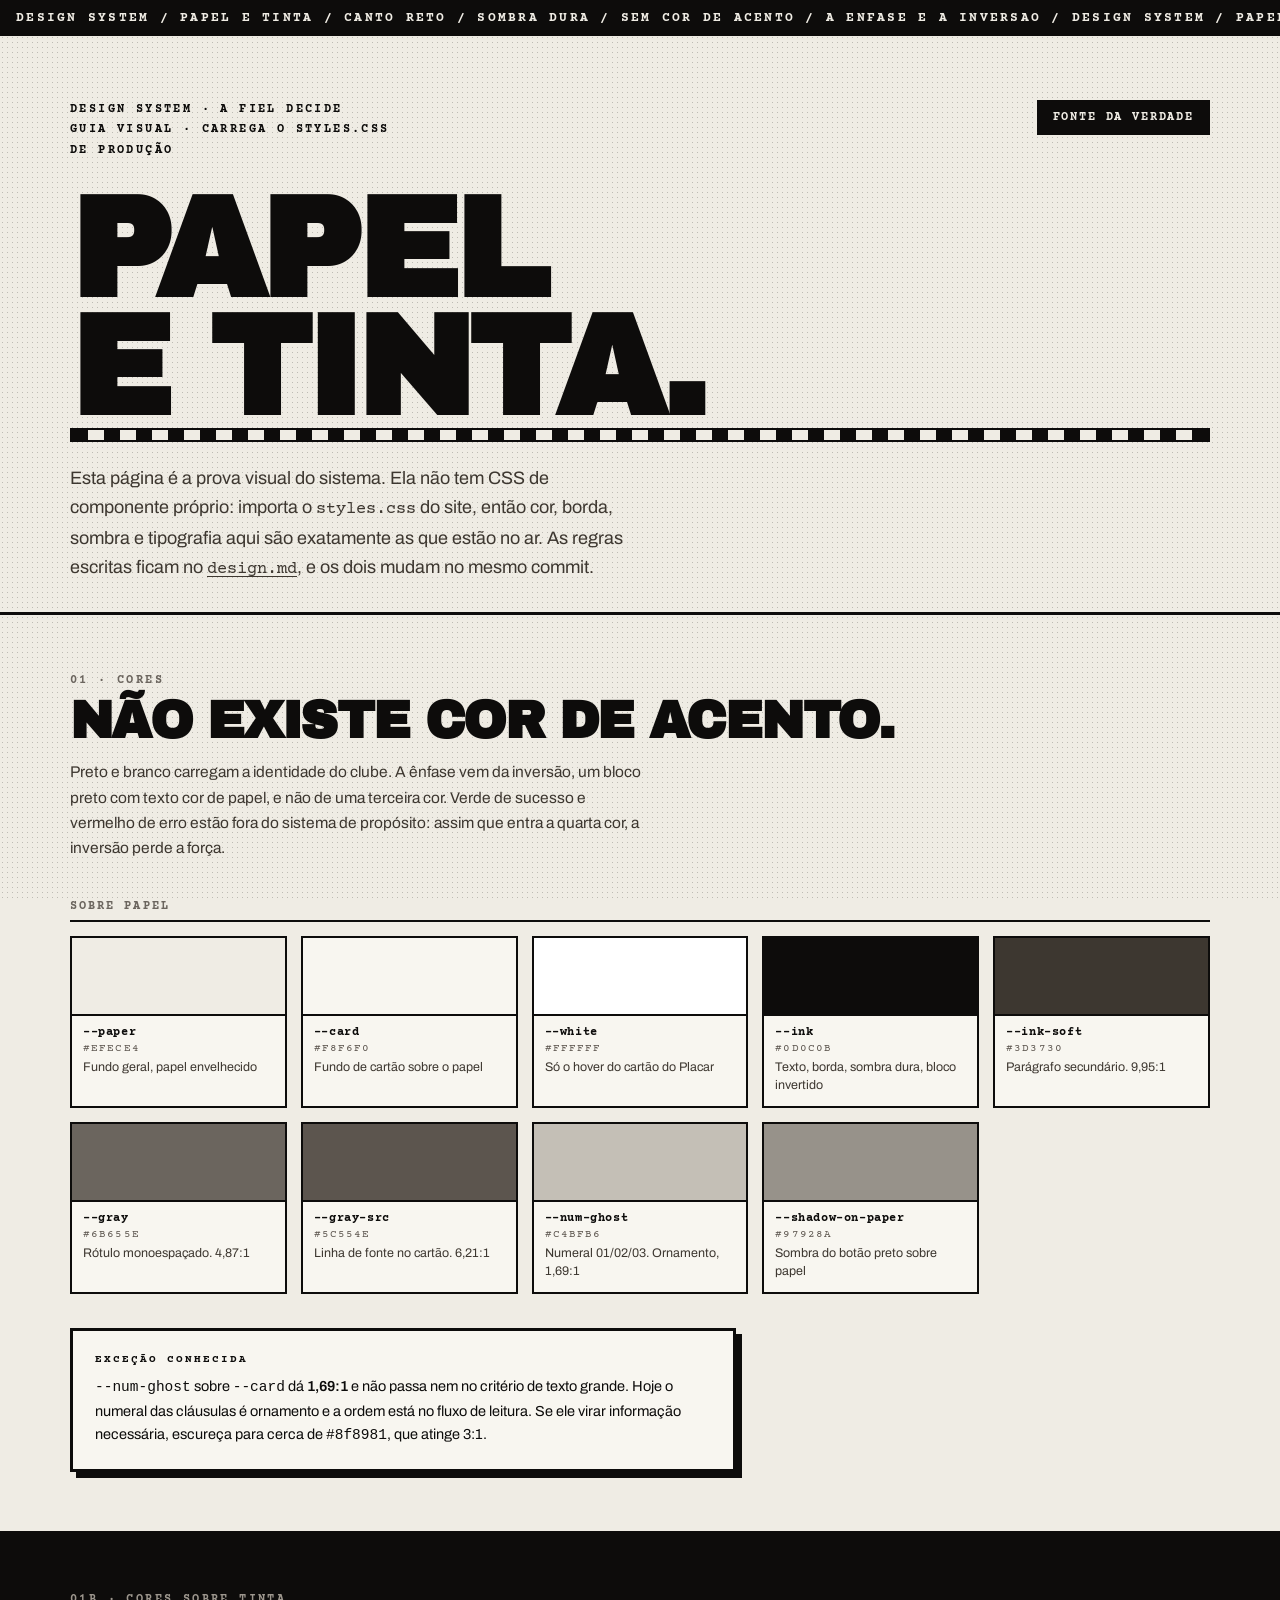
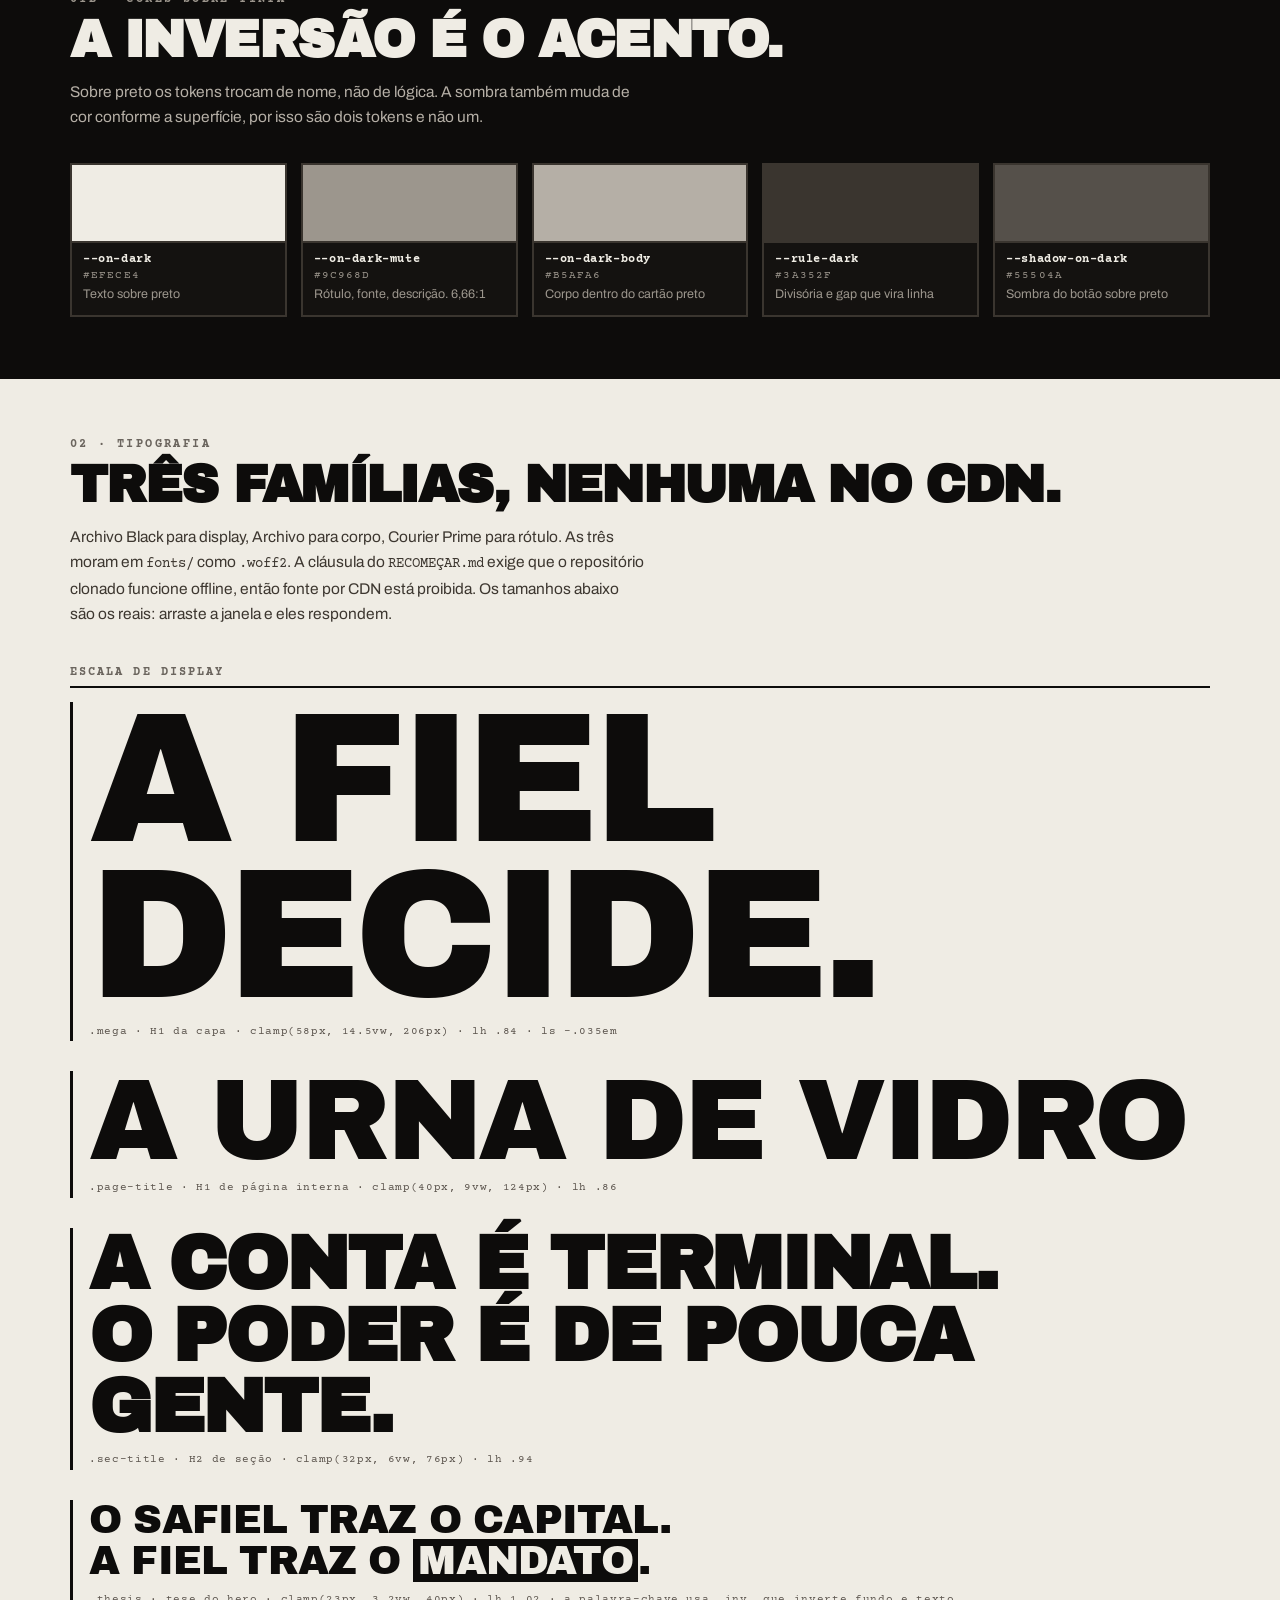
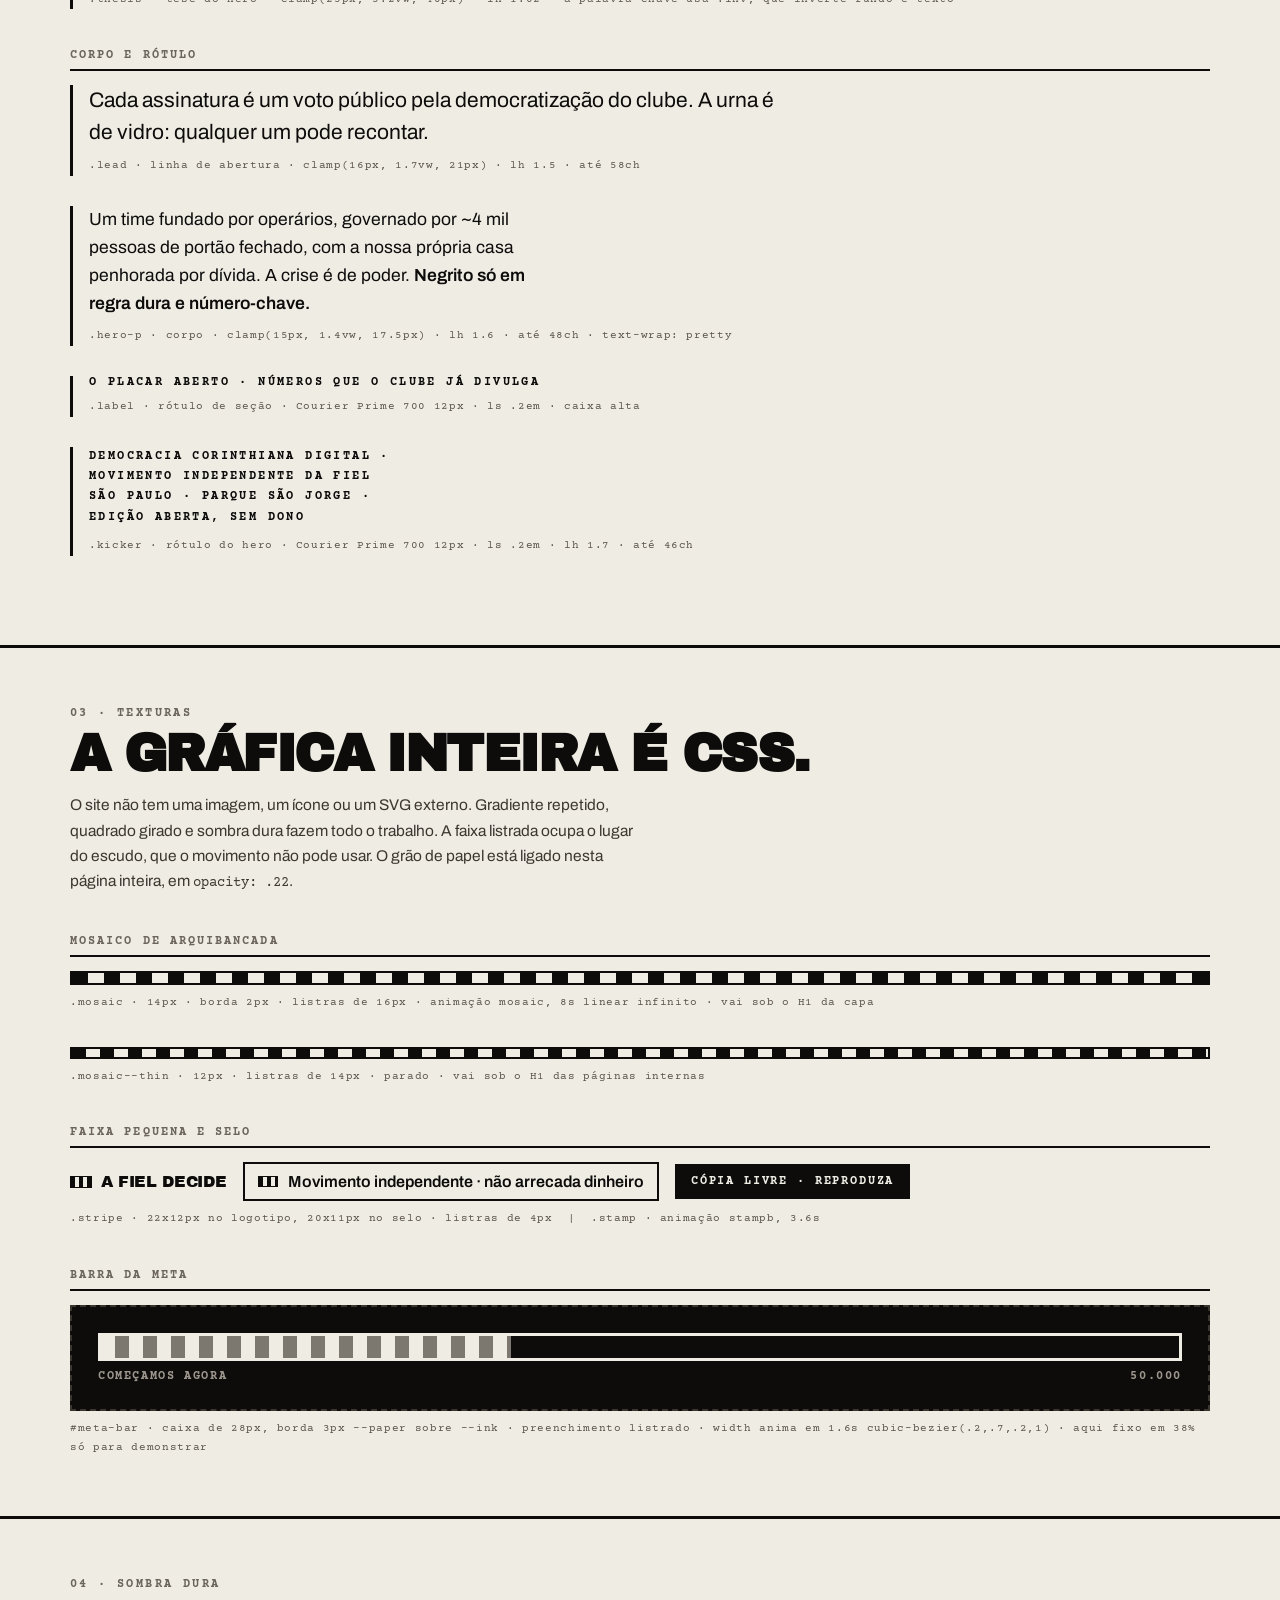
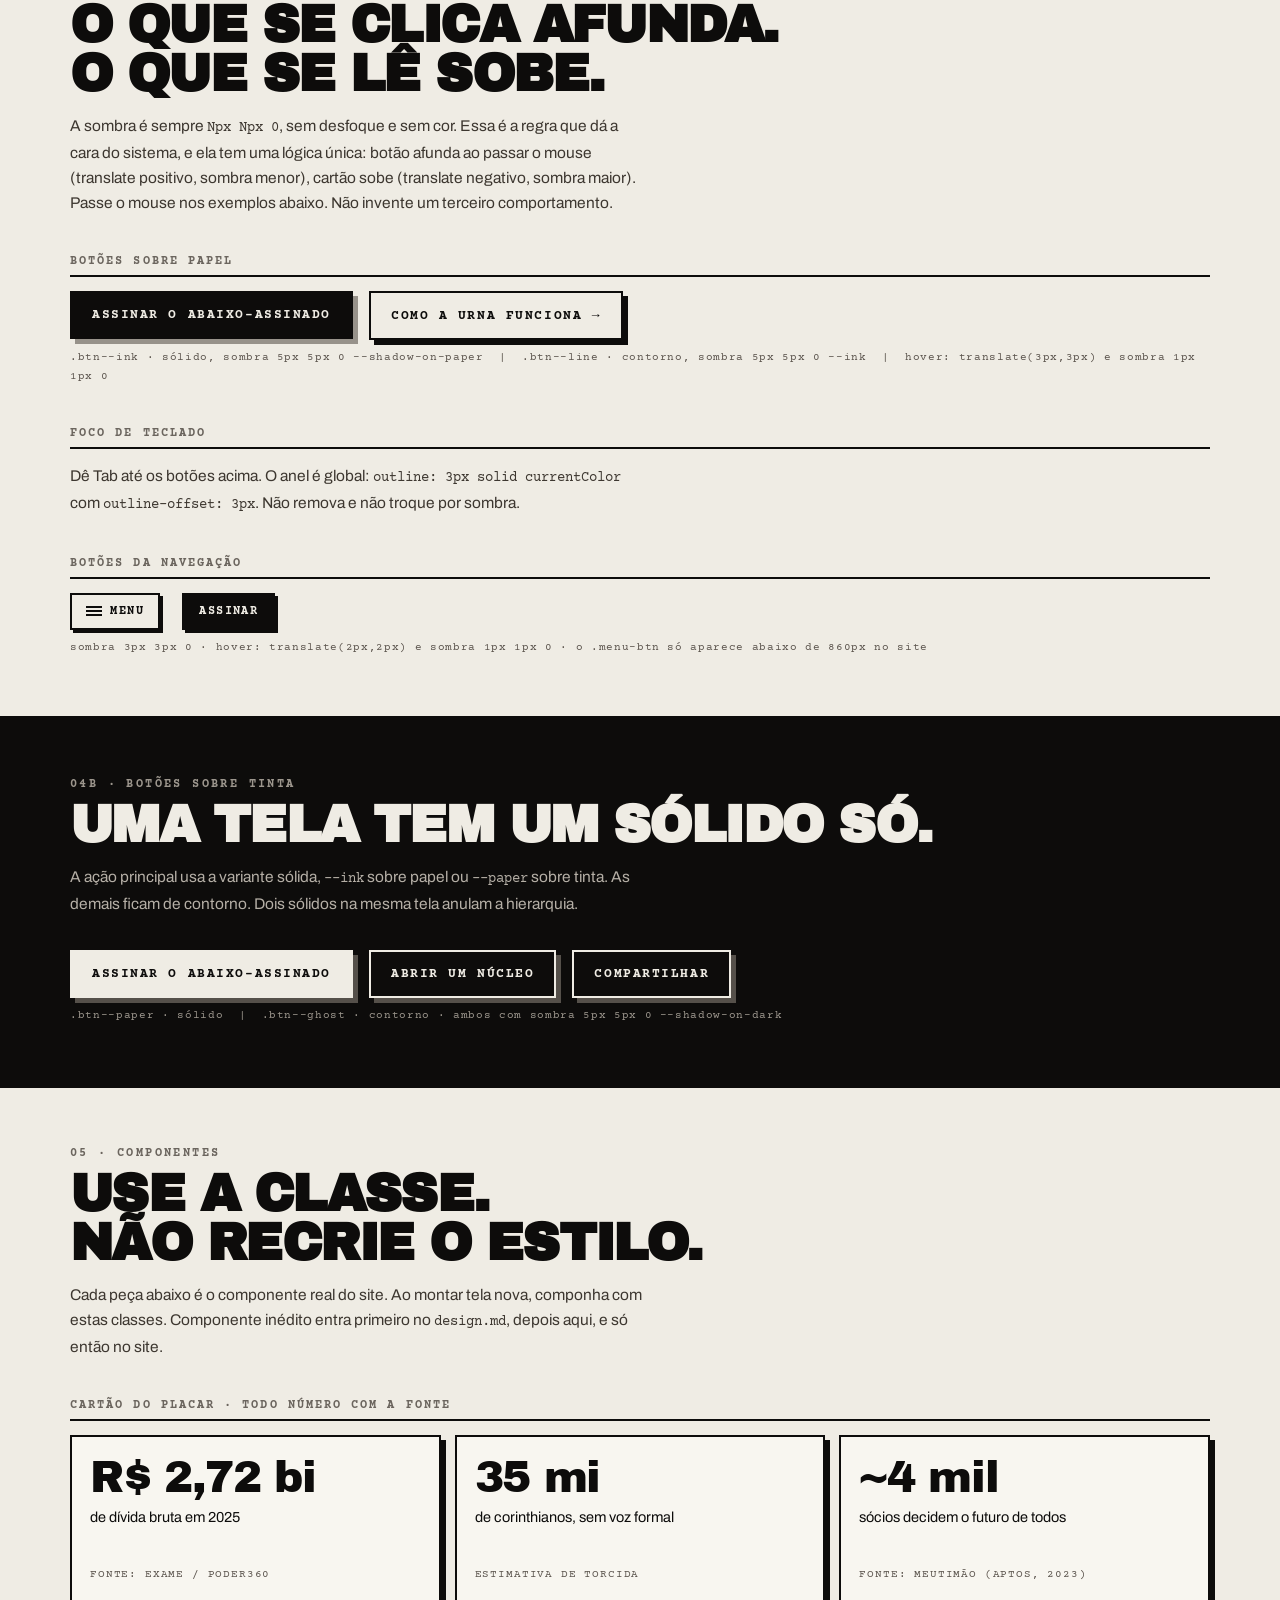
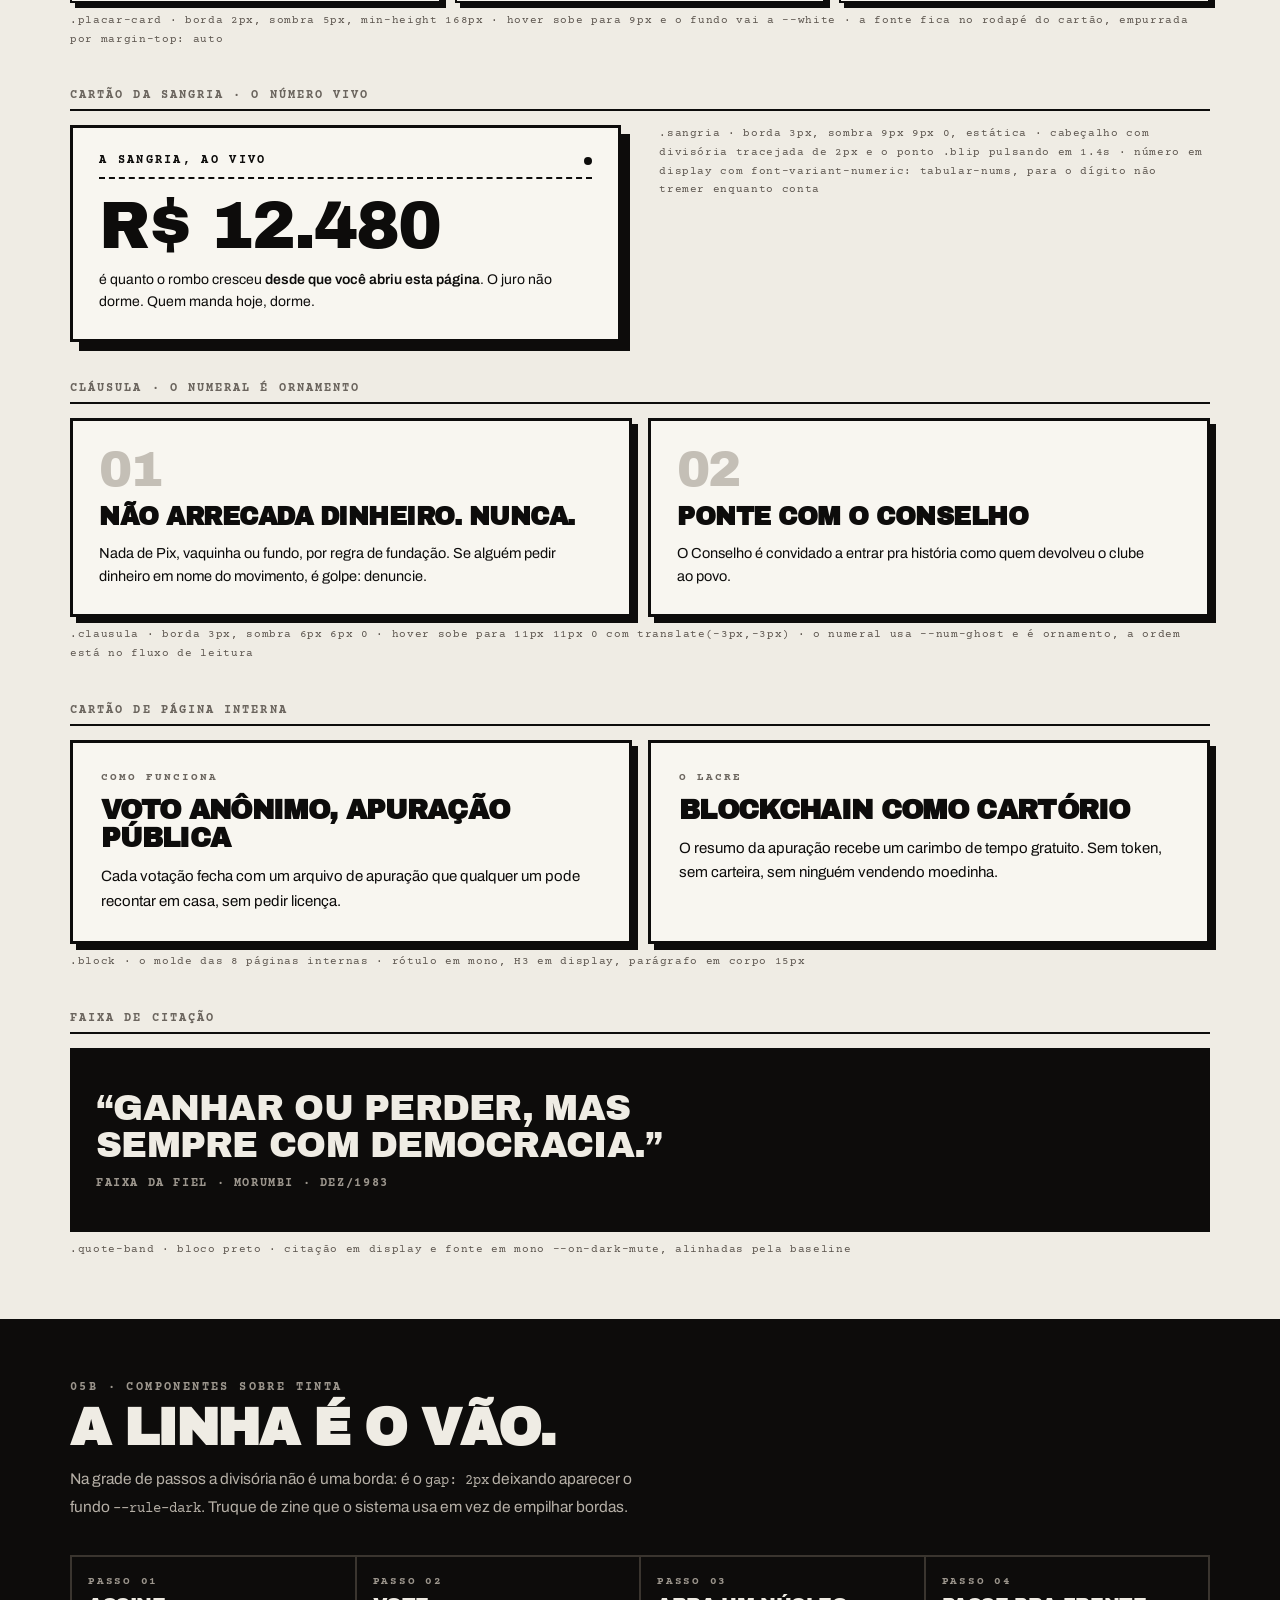
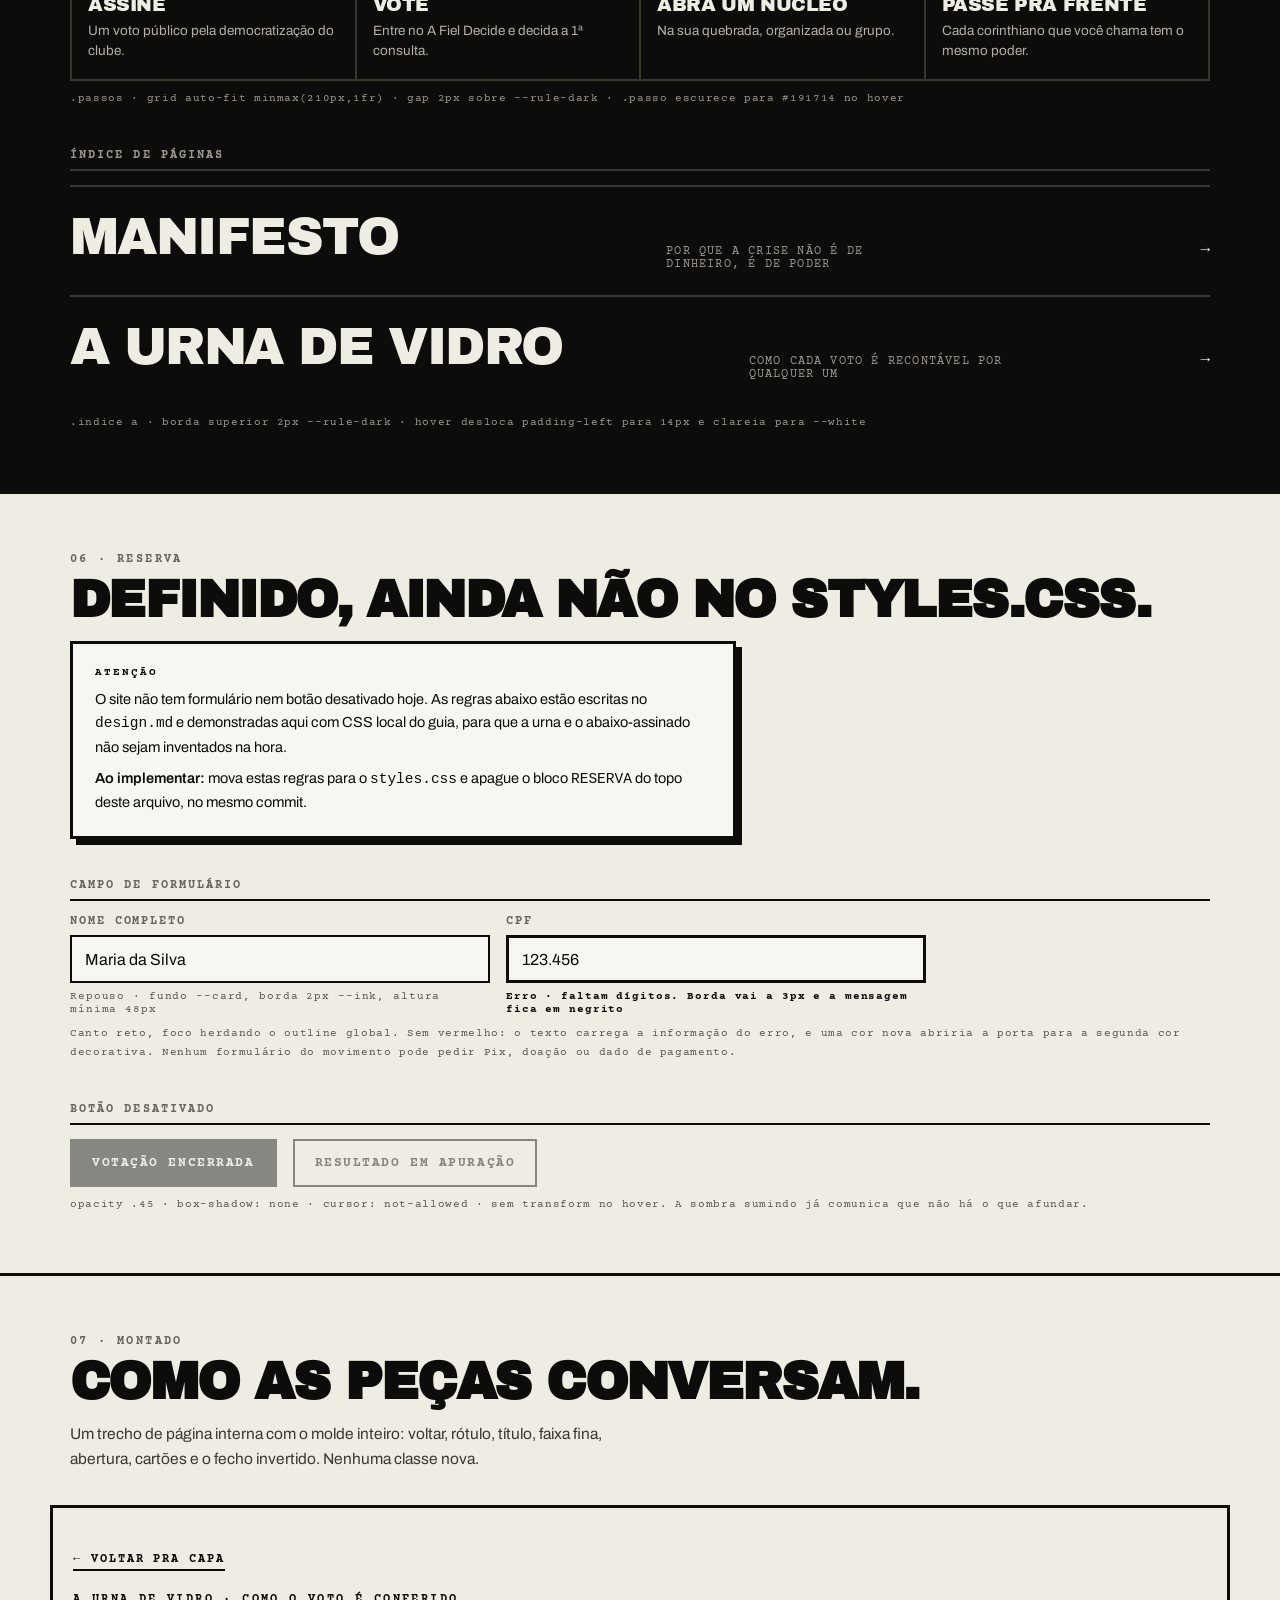
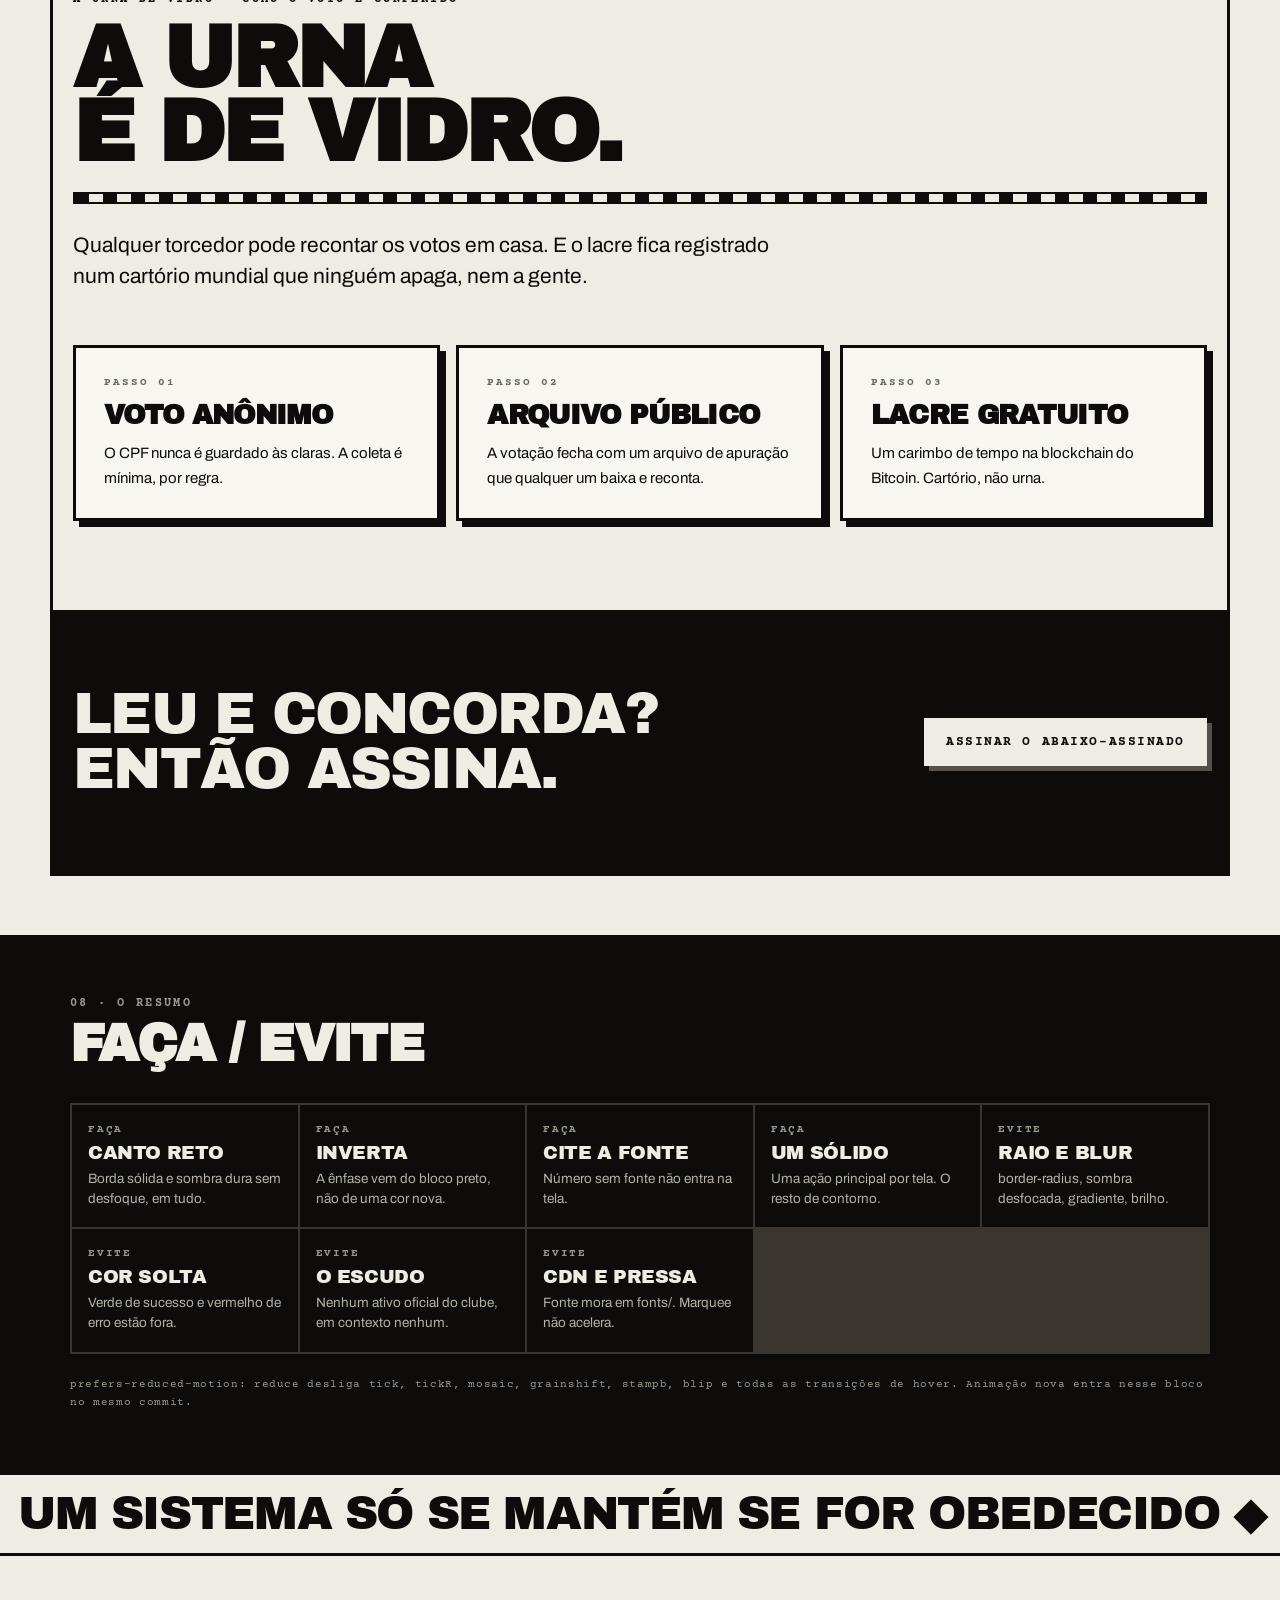
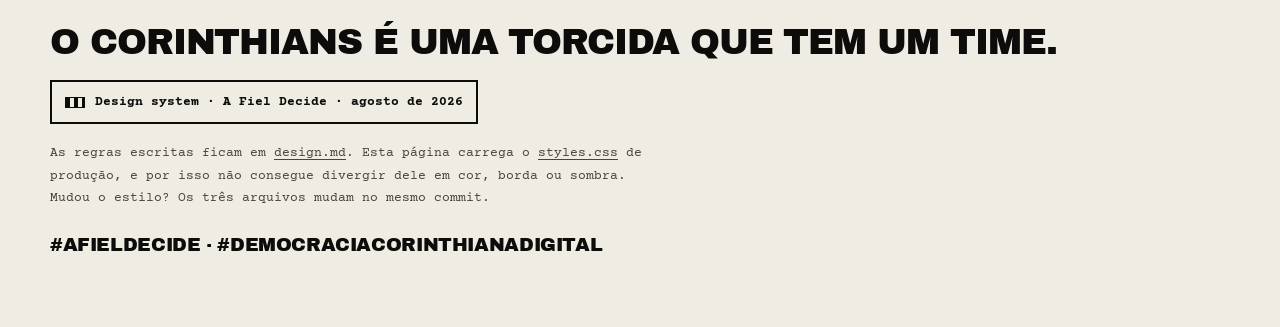
<file: design.html>
<!doctype html>
<html lang="pt-BR">
<head>
<meta charset="utf-8">
<meta name="viewport" content="width=device-width, initial-scale=1">
<title>Design system · A Fiel Decide</title>
<meta name="description" content="Guia visual do movimento A Fiel Decide: tokens, tipografia, texturas, sombra dura e componentes, carregados do styles.css de produção.">
<meta name="color-scheme" content="light">
<meta name="theme-color" content="#efece4">
<meta name="robots" content="noindex">
<link rel="icon" type="image/svg+xml" href="data:image/svg+xml,%3Csvg%20xmlns='http://www.w3.org/2000/svg'%20viewBox='0%200%2064%2064'%3E%3Crect%20width='64'%20height='64'%20fill='%23efece4'/%3E%3Crect%20x='19'%20y='19'%20width='26'%20height='26'%20fill='none'%20stroke='%230d0c0b'%20stroke-width='5'%20transform='rotate(45%2032%2032)'/%3E%3C/svg%3E">

<!-- O CSS de produção. O guia não redefine nenhum componente: o que se vê aqui é o site. -->
<link rel="stylesheet" href="styles.css">

<style>
/* ---------------------------------------------------------------
   Andaime do guia. Prefixo dsg- para nunca colidir com o site.
   Regra: nada aqui redefine componente de produção.
   A única exceção é o bloco RESERVA, marcado na página.
   --------------------------------------------------------------- */
.dsg-wrap{max-width:1180px;margin:0 auto;padding:0 20px}
.dsg-head{position:relative;z-index:1;padding:clamp(34px,5vw,64px) 20px clamp(18px,2.5vw,28px)}
.dsg-sec{position:relative;z-index:1;padding:clamp(34px,4.6vw,64px) 20px;border-top:3px solid var(--ink)}
.dsg-sec--dark{background:var(--ink);color:var(--on-dark)}
.dsg-n{font-family:var(--f-mono);font-weight:700;font-size:12px;letter-spacing:.2em;
  text-transform:uppercase;margin:0 0 10px;color:var(--gray)}
.dsg-sec--dark .dsg-n{color:var(--on-dark-mute)}
.dsg-h{font-family:var(--f-display);text-transform:uppercase;font-size:clamp(26px,4.4vw,52px);
  line-height:.94;letter-spacing:-.03em;margin:0 0 6px}
.dsg-intro{max-width:64ch;margin:14px 0 0;font-size:15.5px;line-height:1.62;color:var(--ink-soft);text-wrap:pretty}
.dsg-sec--dark .dsg-intro{color:var(--on-dark-body)}
.dsg-intro code,.dsg-spec code{font-family:var(--f-mono);font-size:.92em}
.dsg-sub{font-family:var(--f-mono);font-weight:700;font-size:11.5px;letter-spacing:.18em;
  text-transform:uppercase;margin:clamp(26px,3.2vw,40px) 0 14px;color:var(--gray);
  border-bottom:2px solid var(--ink);padding-bottom:7px}
.dsg-sec--dark .dsg-sub{color:var(--on-dark-mute);border-bottom-color:var(--rule-dark)}
.dsg-spec{font-family:var(--f-mono);font-size:11px;letter-spacing:.06em;line-height:1.7;
  color:var(--gray-src);margin:9px 0 0}
.dsg-sec--dark .dsg-spec{color:var(--on-dark-mute)}
.dsg-grid{display:grid;gap:14px;grid-template-columns:repeat(auto-fit,minmax(210px,1fr))}
.dsg-row{display:flex;flex-wrap:wrap;gap:16px;align-items:flex-start}
.dsg-stack{margin-top:clamp(22px,2.8vw,34px)}

/* amostra de cor */
.dsg-sw{border:2px solid var(--ink);background:var(--card)}
.dsg-sw .chip{height:78px;display:block;border-bottom:2px solid var(--ink)}
.dsg-sw .meta{padding:10px 11px 12px;display:flex;flex-direction:column;gap:3px}
.dsg-sw .tok{font-family:var(--f-mono);font-weight:700;font-size:12px;letter-spacing:.05em}
.dsg-sw .hex{font-family:var(--f-mono);font-size:11px;letter-spacing:.1em;text-transform:uppercase;color:var(--gray-src)}
.dsg-sw .use{font-size:12.5px;line-height:1.45;color:var(--ink-soft)}
.dsg-sec--dark .dsg-sw{background:#141210;border-color:var(--rule-dark)}
.dsg-sec--dark .dsg-sw .chip{border-bottom-color:var(--rule-dark)}
.dsg-sec--dark .dsg-sw .tok{color:var(--on-dark)}
.dsg-sec--dark .dsg-sw .hex,.dsg-sec--dark .dsg-sw .use{color:var(--on-dark-mute)}

/* caixa neutra para isolar um componente */
.dsg-box{border:2px dashed var(--gray);padding:clamp(16px,2.2vw,26px);background:var(--paper)}
.dsg-box--dark{background:var(--ink);border-color:var(--rule-dark)}
.dsg-box--flush{padding:0;border-style:solid;border-color:var(--ink)}

/* amostra de tipografia */
.dsg-type{border-left:3px solid var(--ink);padding-left:16px;margin:0 0 clamp(20px,2.6vw,30px)}
.dsg-type > *:first-child{margin-top:0}

/* aviso */
.dsg-warn{border:3px solid var(--ink);background:var(--card);padding:clamp(15px,2vw,22px);
  box-shadow:6px 6px 0 var(--ink);max-width:74ch}
.dsg-warn p{margin:8px 0 0;font-size:14.5px;line-height:1.6}
.dsg-warn p:first-of-type{margin-top:0}
.dsg-warn .tag{font-family:var(--f-mono);font-weight:700;font-size:11px;letter-spacing:.18em;
  text-transform:uppercase;display:block;margin-bottom:9px}

/* ---------------------------------------------------------------
   RESERVA: definido no design.md, ainda NAO existe no styles.css.
   Ao implementar formulario ou botao desativado, mova estas regras
   para o styles.css no mesmo commit e apague-as daqui.
   --------------------------------------------------------------- */
.dsg-field{display:flex;flex-direction:column;gap:7px;max-width:420px}
.dsg-field label{font-family:var(--f-mono);font-weight:700;font-size:12px;letter-spacing:.16em;
  text-transform:uppercase;color:var(--gray)}
.dsg-field input,.dsg-field select{font-family:var(--f-body);font-size:16px;color:var(--ink);
  background:var(--card);border:2px solid var(--ink);border-radius:0;min-height:48px;padding:0 13px;width:100%}
.dsg-field .hint{font-family:var(--f-mono);font-size:11px;letter-spacing:.08em;color:var(--gray-src)}
.dsg-field--erro input{border-width:3px}
.dsg-field--erro .hint{font-weight:700;color:var(--ink)}
.dsg-off .btn{opacity:.45;box-shadow:none;cursor:not-allowed}
.dsg-off .btn:hover{transform:none;box-shadow:none}

@media(prefers-reduced-motion:reduce){
  .dsg-sw,.dsg-box{transition:none}
}
</style>
</head>
<body>

<div class="grain"></div>

<div class="marquee-top" aria-hidden="true">
  <div class="track">
    <span>DESIGN SYSTEM / PAPEL E TINTA / CANTO RETO / SOMBRA DURA / SEM COR DE ACENTO / A ENFASE E A INVERSAO / DESIGN SYSTEM / PAPEL E TINTA / CANTO RETO / SOMBRA DURA / SEM COR DE ACENTO / A ENFASE E A INVERSAO / </span>
    <span>DESIGN SYSTEM / PAPEL E TINTA / CANTO RETO / SOMBRA DURA / SEM COR DE ACENTO / A ENFASE E A INVERSAO / DESIGN SYSTEM / PAPEL E TINTA / CANTO RETO / SOMBRA DURA / SEM COR DE ACENTO / A ENFASE E A INVERSAO / </span>
  </div>
</div>

<!-- ============================ CAPA ============================ -->
<header class="dsg-head">
  <div class="dsg-wrap">
    <div class="hero-top">
      <p class="kicker">Design system · A Fiel Decide<br>Guia visual · carrega o styles.css de produção</p>
      <span class="stamp">Fonte da verdade</span>
    </div>
    <h1 class="mega" style="font-size:clamp(46px,11vw,150px)">Papel<br>e tinta.</h1>
    <div class="mosaic"></div>
    <p class="dsg-intro" style="max-width:56ch;font-size:clamp(15px,1.5vw,18px);margin-top:22px">
      Esta página é a prova visual do sistema. Ela não tem CSS de componente próprio: importa o
      <code>styles.css</code> do site, então cor, borda, sombra e tipografia aqui são exatamente as
      que estão no ar. As regras escritas ficam no <a href="design.md" style="text-decoration:underline;text-underline-offset:3px"><code>design.md</code></a>, e os dois mudam no mesmo commit.
    </p>
  </div>
</header>

<!-- ============================ CORES ============================ -->
<section class="dsg-sec">
  <div class="dsg-wrap">
    <p class="dsg-n">01 · Cores</p>
    <h2 class="dsg-h">Não existe cor de acento.</h2>
    <p class="dsg-intro">
      Preto e branco carregam a identidade do clube. A ênfase vem da inversão, um bloco preto com
      texto cor de papel, e não de uma terceira cor. Verde de sucesso e vermelho de erro estão fora
      do sistema de propósito: assim que entra a quarta cor, a inversão perde a força.
    </p>

    <p class="dsg-sub">Sobre papel</p>
    <div class="dsg-grid">
      <div class="dsg-sw"><span class="chip" style="background:var(--paper)"></span><span class="meta"><span class="tok">--paper</span><span class="hex">#efece4</span><span class="use">Fundo geral, papel envelhecido</span></span></div>
      <div class="dsg-sw"><span class="chip" style="background:var(--card)"></span><span class="meta"><span class="tok">--card</span><span class="hex">#f8f6f0</span><span class="use">Fundo de cartão sobre o papel</span></span></div>
      <div class="dsg-sw"><span class="chip" style="background:var(--white)"></span><span class="meta"><span class="tok">--white</span><span class="hex">#ffffff</span><span class="use">Só o hover do cartão do Placar</span></span></div>
      <div class="dsg-sw"><span class="chip" style="background:var(--ink)"></span><span class="meta"><span class="tok">--ink</span><span class="hex">#0d0c0b</span><span class="use">Texto, borda, sombra dura, bloco invertido</span></span></div>
      <div class="dsg-sw"><span class="chip" style="background:var(--ink-soft)"></span><span class="meta"><span class="tok">--ink-soft</span><span class="hex">#3d3730</span><span class="use">Parágrafo secundário. 9,95:1</span></span></div>
      <div class="dsg-sw"><span class="chip" style="background:var(--gray)"></span><span class="meta"><span class="tok">--gray</span><span class="hex">#6b655e</span><span class="use">Rótulo monoespaçado. 4,87:1</span></span></div>
      <div class="dsg-sw"><span class="chip" style="background:var(--gray-src)"></span><span class="meta"><span class="tok">--gray-src</span><span class="hex">#5c554e</span><span class="use">Linha de fonte no cartão. 6,21:1</span></span></div>
      <div class="dsg-sw"><span class="chip" style="background:var(--num-ghost)"></span><span class="meta"><span class="tok">--num-ghost</span><span class="hex">#c4bfb6</span><span class="use">Numeral 01/02/03. Ornamento, 1,69:1</span></span></div>
      <div class="dsg-sw"><span class="chip" style="background:var(--shadow-on-paper)"></span><span class="meta"><span class="tok">--shadow-on-paper</span><span class="hex">#97928a</span><span class="use">Sombra do botão preto sobre papel</span></span></div>
    </div>

    <div class="dsg-stack">
      <div class="dsg-warn">
        <span class="tag">Exceção conhecida</span>
        <p><code>--num-ghost</code> sobre <code>--card</code> dá <b>1,69:1</b> e não passa nem no critério
        de texto grande. Hoje o numeral das cláusulas é ornamento e a ordem está no fluxo de leitura.
        Se ele virar informação necessária, escureça para cerca de <code>#8f8981</code>, que atinge 3:1.</p>
      </div>
    </div>
  </div>
</section>

<section class="dsg-sec dsg-sec--dark">
  <div class="dsg-wrap">
    <p class="dsg-n">01b · Cores sobre tinta</p>
    <h2 class="dsg-h">A inversão é o acento.</h2>
    <p class="dsg-intro">
      Sobre preto os tokens trocam de nome, não de lógica. A sombra também muda de cor conforme a
      superfície, por isso são dois tokens e não um.
    </p>
    <div class="dsg-grid dsg-stack">
      <div class="dsg-sw"><span class="chip" style="background:var(--on-dark)"></span><span class="meta"><span class="tok">--on-dark</span><span class="hex">#efece4</span><span class="use">Texto sobre preto</span></span></div>
      <div class="dsg-sw"><span class="chip" style="background:var(--on-dark-mute)"></span><span class="meta"><span class="tok">--on-dark-mute</span><span class="hex">#9c968d</span><span class="use">Rótulo, fonte, descrição. 6,66:1</span></span></div>
      <div class="dsg-sw"><span class="chip" style="background:var(--on-dark-body)"></span><span class="meta"><span class="tok">--on-dark-body</span><span class="hex">#b5afa6</span><span class="use">Corpo dentro do cartão preto</span></span></div>
      <div class="dsg-sw"><span class="chip" style="background:var(--rule-dark)"></span><span class="meta"><span class="tok">--rule-dark</span><span class="hex">#3a352f</span><span class="use">Divisória e gap que vira linha</span></span></div>
      <div class="dsg-sw"><span class="chip" style="background:var(--shadow-on-dark)"></span><span class="meta"><span class="tok">--shadow-on-dark</span><span class="hex">#55504a</span><span class="use">Sombra do botão sobre preto</span></span></div>
    </div>
  </div>
</section>

<!-- ============================ TIPOGRAFIA ============================ -->
<section class="dsg-sec">
  <div class="dsg-wrap">
    <p class="dsg-n">02 · Tipografia</p>
    <h2 class="dsg-h">Três famílias, nenhuma no CDN.</h2>
    <p class="dsg-intro">
      Archivo Black para display, Archivo para corpo, Courier Prime para rótulo. As três moram em
      <code>fonts/</code> como <code>.woff2</code>. A cláusula do <code>RECOMEÇAR.md</code> exige que o
      repositório clonado funcione offline, então fonte por CDN está proibida.
      Os tamanhos abaixo são os reais: arraste a janela e eles respondem.
    </p>

    <p class="dsg-sub">Escala de display</p>

    <div class="dsg-type">
      <p class="mega" style="margin:0">A Fiel<br>Decide.</p>
      <p class="dsg-spec">.mega · H1 da capa · clamp(58px, 14.5vw, 206px) · lh .84 · ls -.035em</p>
    </div>

    <div class="dsg-type">
      <p class="page-title" style="margin:0">A Urna de Vidro</p>
      <p class="dsg-spec">.page-title · H1 de página interna · clamp(40px, 9vw, 124px) · lh .86</p>
    </div>

    <div class="dsg-type">
      <h3 class="sec-title" style="margin:0">A conta é terminal.<br>O poder é de pouca gente.</h3>
      <p class="dsg-spec">.sec-title · H2 de seção · clamp(32px, 6vw, 76px) · lh .94</p>
    </div>

    <div class="dsg-type">
      <p class="thesis" style="margin:0">O SAFiel traz o capital.<br>A Fiel traz o <span class="inv">mandato</span>.</p>
      <p class="dsg-spec">.thesis · tese do hero · clamp(23px, 3.2vw, 40px) · lh 1.02 · a palavra-chave usa .inv, que inverte fundo e texto</p>
    </div>

    <p class="dsg-sub">Corpo e rótulo</p>

    <div class="dsg-type">
      <p class="lead" style="margin:0">Cada assinatura é um voto público pela democratização do clube. A urna é de vidro: qualquer um pode recontar.</p>
      <p class="dsg-spec">.lead · linha de abertura · clamp(16px, 1.7vw, 21px) · lh 1.5 · até 58ch</p>
    </div>

    <div class="dsg-type">
      <p class="hero-p" style="margin:0">Um time fundado por operários, governado por ~4 mil pessoas de portão fechado, com a nossa própria casa penhorada por dívida. A crise é de poder. <b>Negrito só em regra dura e número-chave.</b></p>
      <p class="dsg-spec">.hero-p · corpo · clamp(15px, 1.4vw, 17.5px) · lh 1.6 · até 48ch · text-wrap: pretty</p>
    </div>

    <div class="dsg-type">
      <p class="label" style="margin:0">O Placar Aberto · números que o clube já divulga</p>
      <p class="dsg-spec">.label · rótulo de seção · Courier Prime 700 12px · ls .2em · caixa alta</p>
    </div>

    <div class="dsg-type">
      <p class="kicker" style="margin:0">Democracia Corinthiana Digital · movimento independente da Fiel<br>São Paulo · Parque São Jorge · edição aberta, sem dono</p>
      <p class="dsg-spec">.kicker · rótulo do hero · Courier Prime 700 12px · ls .2em · lh 1.7 · até 46ch</p>
    </div>
  </div>
</section>

<!-- ============================ TEXTURAS ============================ -->
<section class="dsg-sec">
  <div class="dsg-wrap">
    <p class="dsg-n">03 · Texturas</p>
    <h2 class="dsg-h">A gráfica inteira é CSS.</h2>
    <p class="dsg-intro">
      O site não tem uma imagem, um ícone ou um SVG externo. Gradiente repetido, quadrado girado e
      sombra dura fazem todo o trabalho. A faixa listrada ocupa o lugar do escudo, que o movimento
      não pode usar. O grão de papel está ligado nesta página inteira, em <code>opacity: .22</code>.
    </p>

    <p class="dsg-sub">Mosaico de arquibancada</p>
    <div class="mosaic"></div>
    <p class="dsg-spec">.mosaic · 14px · borda 2px · listras de 16px · animação mosaic, 8s linear infinito · vai sob o H1 da capa</p>

    <div class="dsg-stack">
      <div class="mosaic--thin mosaic" style="animation:none"></div>
      <p class="dsg-spec">.mosaic--thin · 12px · listras de 14px · parado · vai sob o H1 das páginas internas</p>
    </div>

    <div class="dsg-stack">
      <p class="dsg-sub">Faixa pequena e selo</p>
      <div class="dsg-row" style="align-items:center">
        <a class="logo" href="./" style="pointer-events:none"><span class="stripe"></span>A Fiel Decide</a>
        <span class="foot-selo"><span class="stripe"></span>Movimento independente · não arrecada dinheiro</span>
        <span class="stamp">Cópia livre · reproduza</span>
      </div>
      <p class="dsg-spec">.stripe · 22x12px no logotipo, 20x11px no selo · listras de 4px &nbsp;|&nbsp; .stamp · animação stampb, 3.6s</p>
    </div>

    <div class="dsg-stack">
      <p class="dsg-sub">Barra da meta</p>
      <div class="dsg-box dsg-box--dark">
        <div class="meta-bar-wrap" style="margin-top:0"><div id="meta-bar" style="width:38%"></div></div>
        <div class="meta-scale"><span>Começamos agora</span><span>50.000</span></div>
      </div>
      <p class="dsg-spec">#meta-bar · caixa de 28px, borda 3px --paper sobre --ink · preenchimento listrado · width anima em 1.6s cubic-bezier(.2,.7,.2,1) · aqui fixo em 38% só para demonstrar</p>
    </div>
  </div>
</section>

<!-- ============================ SOMBRA DURA ============================ -->
<section class="dsg-sec">
  <div class="dsg-wrap">
    <p class="dsg-n">04 · Sombra dura</p>
    <h2 class="dsg-h">O que se clica afunda.<br>O que se lê sobe.</h2>
    <p class="dsg-intro">
      A sombra é sempre <code>Npx Npx 0</code>, sem desfoque e sem cor. Essa é a regra que dá a cara do
      sistema, e ela tem uma lógica única: botão afunda ao passar o mouse (translate positivo, sombra
      menor), cartão sobe (translate negativo, sombra maior). Passe o mouse nos exemplos abaixo.
      Não invente um terceiro comportamento.
    </p>

    <p class="dsg-sub">Botões sobre papel</p>
    <div class="dsg-row">
      <a class="btn btn--ink" href="#4">Assinar o abaixo-assinado</a>
      <a class="btn btn--line" href="#4">Como a urna funciona →</a>
    </div>
    <p class="dsg-spec">.btn--ink · sólido, sombra 5px 5px 0 --shadow-on-paper &nbsp;|&nbsp; .btn--line · contorno, sombra 5px 5px 0 --ink &nbsp;|&nbsp; hover: translate(3px,3px) e sombra 1px 1px 0</p>

    <div class="dsg-stack">
      <p class="dsg-sub">Foco de teclado</p>
      <p class="dsg-intro" style="margin-top:0">
        Dê Tab até os botões acima. O anel é global: <code>outline: 3px solid currentColor</code> com
        <code>outline-offset: 3px</code>. Não remova e não troque por sombra.
      </p>
    </div>

    <div class="dsg-stack">
      <p class="dsg-sub">Botões da navegação</p>
      <div class="dsg-row" style="align-items:center">
        <button class="menu-btn" type="button" style="display:flex"><span class="stripes-h"></span>Menu</button>
        <a class="nav-sign" href="#4">Assinar</a>
      </div>
      <p class="dsg-spec">sombra 3px 3px 0 · hover: translate(2px,2px) e sombra 1px 1px 0 · o .menu-btn só aparece abaixo de 860px no site</p>
    </div>
  </div>
</section>

<section class="dsg-sec dsg-sec--dark">
  <div class="dsg-wrap">
    <p class="dsg-n">04b · Botões sobre tinta</p>
    <h2 class="dsg-h">Uma tela tem um sólido só.</h2>
    <p class="dsg-intro">
      A ação principal usa a variante sólida, <code>--ink</code> sobre papel ou <code>--paper</code> sobre
      tinta. As demais ficam de contorno. Dois sólidos na mesma tela anulam a hierarquia.
    </p>
    <div class="dsg-row dsg-stack">
      <a class="btn btn--paper" href="#4">Assinar o abaixo-assinado</a>
      <a class="btn btn--ghost" href="#4">Abrir um núcleo</a>
      <a class="btn btn--ghost" href="#4">Compartilhar</a>
    </div>
    <p class="dsg-spec">.btn--paper · sólido &nbsp;|&nbsp; .btn--ghost · contorno · ambos com sombra 5px 5px 0 --shadow-on-dark</p>
  </div>
</section>

<!-- ============================ COMPONENTES ============================ -->
<section class="dsg-sec">
  <div class="dsg-wrap">
    <p class="dsg-n">05 · Componentes</p>
    <h2 class="dsg-h">Use a classe.<br>Não recrie o estilo.</h2>
    <p class="dsg-intro">
      Cada peça abaixo é o componente real do site. Ao montar tela nova, componha com estas classes.
      Componente inédito entra primeiro no <code>design.md</code>, depois aqui, e só então no site.
    </p>

    <p class="dsg-sub">Cartão do Placar · todo número com a fonte</p>
    <div class="placar-grid" style="margin-top:0">
      <div class="placar-card"><span class="num">R$ 2,72 bi</span><span class="lab">de dívida bruta em 2025</span><span class="src">Fonte: Exame / Poder360</span></div>
      <div class="placar-card"><span class="num">35 mi</span><span class="lab">de corinthianos, sem voz formal</span><span class="src">Estimativa de torcida</span></div>
      <div class="placar-card"><span class="num">~4 mil</span><span class="lab">sócios decidem o futuro de todos</span><span class="src">Fonte: MeuTimão (aptos, 2023)</span></div>
    </div>
    <p class="dsg-spec">.placar-card · borda 2px, sombra 5px, min-height 168px · hover sobe para 9px e o fundo vai a --white · a fonte fica no rodapé do cartão, empurrada por margin-top: auto</p>

    <div class="dsg-stack">
      <p class="dsg-sub">Cartão da sangria · o número vivo</p>
      <div class="hero-grid" style="margin-top:0">
        <div class="sangria">
          <div class="head"><span>A sangria, ao vivo</span><span class="blip"></span></div>
          <div class="num">R$ 12.480</div>
          <div class="cap">é quanto o rombo cresceu <b>desde que você abriu esta página</b>. O juro não dorme. Quem manda hoje, dorme.</div>
        </div>
        <div>
          <p class="dsg-spec" style="margin-top:0">.sangria · borda 3px, sombra 9px 9px 0, estática · cabeçalho com divisória tracejada de 2px e o ponto .blip pulsando em 1.4s · número em display com font-variant-numeric: tabular-nums, para o dígito não tremer enquanto conta</p>
        </div>
      </div>
    </div>

    <div class="dsg-stack">
      <p class="dsg-sub">Cláusula · o numeral é ornamento</p>
      <div class="clausulas">
        <div class="clausula"><span class="n">01</span><h3>Não arrecada dinheiro. Nunca.</h3><p>Nada de Pix, vaquinha ou fundo, por regra de fundação. Se alguém pedir dinheiro em nome do movimento, é golpe: denuncie.</p></div>
        <div class="clausula"><span class="n">02</span><h3>Ponte com o Conselho</h3><p>O Conselho é convidado a entrar pra história como quem devolveu o clube ao povo.</p></div>
      </div>
      <p class="dsg-spec">.clausula · borda 3px, sombra 6px 6px 0 · hover sobe para 11px 11px 0 com translate(-3px,-3px) · o numeral usa --num-ghost e é ornamento, a ordem está no fluxo de leitura</p>
    </div>

    <div class="dsg-stack">
      <p class="dsg-sub">Cartão de página interna</p>
      <div class="blocks">
        <div class="block"><span class="k">Como funciona</span><h3>Voto anônimo, apuração pública</h3><p>Cada votação fecha com um arquivo de apuração que qualquer um pode recontar em casa, sem pedir licença.</p></div>
        <div class="block"><span class="k">O lacre</span><h3>Blockchain como cartório</h3><p>O resumo da apuração recebe um carimbo de tempo gratuito. Sem token, sem carteira, sem ninguém vendendo moedinha.</p></div>
      </div>
      <p class="dsg-spec">.block · o molde das 8 páginas internas · rótulo em mono, H3 em display, parágrafo em corpo 15px</p>
    </div>

    <div class="dsg-stack">
      <p class="dsg-sub">Faixa de citação</p>
      <div class="dsg-box dsg-box--flush">
        <div class="quote-band" style="padding-left:24px;padding-right:24px">
          <div class="inner">
            <span class="q">“Ganhar ou perder, mas sempre com democracia.”</span>
            <span class="src">Faixa da Fiel · Morumbi · dez/1983</span>
          </div>
        </div>
      </div>
      <p class="dsg-spec">.quote-band · bloco preto · citação em display e fonte em mono --on-dark-mute, alinhadas pela baseline</p>
    </div>
  </div>
</section>

<section class="dsg-sec dsg-sec--dark">
  <div class="dsg-wrap">
    <p class="dsg-n">05b · Componentes sobre tinta</p>
    <h2 class="dsg-h">A linha é o vão.</h2>
    <p class="dsg-intro">
      Na grade de passos a divisória não é uma borda: é o <code>gap: 2px</code> deixando aparecer o fundo
      <code>--rule-dark</code>. Truque de zine que o sistema usa em vez de empilhar bordas.
    </p>

    <div class="passos" style="margin-top:clamp(22px,2.8vw,34px)">
      <div class="passo"><span class="n">PASSO 01</span><span class="t">Assine</span><span class="d">Um voto público pela democratização do clube.</span></div>
      <div class="passo"><span class="n">PASSO 02</span><span class="t">Vote</span><span class="d">Entre no A Fiel Decide e decida a 1ª consulta.</span></div>
      <div class="passo"><span class="n">PASSO 03</span><span class="t">Abra um núcleo</span><span class="d">Na sua quebrada, organizada ou grupo.</span></div>
      <div class="passo"><span class="n">PASSO 04</span><span class="t">Passe pra frente</span><span class="d">Cada corinthiano que você chama tem o mesmo poder.</span></div>
    </div>
    <p class="dsg-spec">.passos · grid auto-fit minmax(210px,1fr) · gap 2px sobre --rule-dark · .passo escurece para #191714 no hover</p>

    <div class="dsg-stack">
      <p class="dsg-sub">Índice de páginas</p>
      <div class="indice">
        <a href="#5b"><span class="t">Manifesto</span><span class="d">Por que a crise não é de dinheiro, é de poder</span><span class="seta">→</span></a>
        <a href="#5b"><span class="t">A Urna de Vidro</span><span class="d">Como cada voto é recontável por qualquer um</span><span class="seta">→</span></a>
      </div>
      <p class="dsg-spec">.indice a · borda superior 2px --rule-dark · hover desloca padding-left para 14px e clareia para --white</p>
    </div>
  </div>
</section>

<!-- ============================ RESERVA ============================ -->
<section class="dsg-sec">
  <div class="dsg-wrap">
    <p class="dsg-n">06 · Reserva</p>
    <h2 class="dsg-h">Definido, ainda não no styles.css.</h2>
    <div class="dsg-warn dsg-stack" style="margin-top:16px">
      <span class="tag">Atenção</span>
      <p>O site não tem formulário nem botão desativado hoje. As regras abaixo estão escritas no
      <code>design.md</code> e demonstradas aqui com CSS local do guia, para que a urna e o
      abaixo-assinado não sejam inventados na hora.</p>
      <p><b>Ao implementar:</b> mova estas regras para o <code>styles.css</code> e apague o bloco
      <code>RESERVA</code> do topo deste arquivo, no mesmo commit.</p>
    </div>

    <p class="dsg-sub">Campo de formulário</p>
    <div class="dsg-row">
      <div class="dsg-field">
        <label for="dsg-nome">Nome completo</label>
        <input id="dsg-nome" type="text" value="Maria da Silva">
        <span class="hint">Repouso · fundo --card, borda 2px --ink, altura mínima 48px</span>
      </div>
      <div class="dsg-field dsg-field--erro">
        <label for="dsg-cpf">CPF</label>
        <input id="dsg-cpf" type="text" value="123.456">
        <span class="hint">Erro · faltam dígitos. Borda vai a 3px e a mensagem fica em negrito</span>
      </div>
    </div>
    <p class="dsg-spec">Canto reto, foco herdando o outline global. Sem vermelho: o texto carrega a informação do erro, e uma cor nova abriria a porta para a segunda cor decorativa. Nenhum formulário do movimento pode pedir Pix, doação ou dado de pagamento.</p>

    <div class="dsg-stack">
      <p class="dsg-sub">Botão desativado</p>
      <div class="dsg-row dsg-off">
        <span class="btn btn--ink" aria-disabled="true">Votação encerrada</span>
        <span class="btn btn--line" aria-disabled="true">Resultado em apuração</span>
      </div>
      <p class="dsg-spec">opacity .45 · box-shadow: none · cursor: not-allowed · sem transform no hover. A sombra sumindo já comunica que não há o que afundar.</p>
    </div>
  </div>
</section>

<!-- ============================ MONTADO ============================ -->
<section class="dsg-sec">
  <div class="dsg-wrap">
    <p class="dsg-n">07 · Montado</p>
    <h2 class="dsg-h">Como as peças conversam.</h2>
    <p class="dsg-intro">
      Um trecho de página interna com o molde inteiro: voltar, rótulo, título, faixa fina, abertura,
      cartões e o fecho invertido. Nenhuma classe nova.
    </p>
  </div>

  <div class="dsg-stack" style="border:3px solid var(--ink);margin:clamp(22px,2.8vw,34px) 20px 0;max-width:1180px;margin-left:auto;margin-right:auto">
    <div class="page-head" style="padding-top:clamp(24px,3.4vw,40px)">
      <div class="wrap">
        <span class="back">← Voltar pra capa</span>
        <p class="label">A Urna de Vidro · como o voto é conferido</p>
        <h2 class="page-title" style="font-size:clamp(34px,7vw,86px)">A urna<br>é de vidro.</h2>
        <div class="mosaic--thin mosaic" style="animation:none"></div>
        <p class="lead">Qualquer torcedor pode recontar os votos em casa. E o lacre fica registrado num cartório mundial que ninguém apaga, nem a gente.</p>
      </div>
    </div>
    <div class="page-body" style="padding-top:clamp(14px,2vw,24px)">
      <div class="wrap">
        <div class="blocks">
          <div class="block"><span class="k">Passo 01</span><h3>Voto anônimo</h3><p>O CPF nunca é guardado às claras. A coleta é mínima, por regra.</p></div>
          <div class="block"><span class="k">Passo 02</span><h3>Arquivo público</h3><p>A votação fecha com um arquivo de apuração que qualquer um baixa e reconta.</p></div>
          <div class="block"><span class="k">Passo 03</span><h3>Lacre gratuito</h3><p>Um carimbo de tempo na blockchain do Bitcoin. Cartório, não urna.</p></div>
        </div>
      </div>
    </div>
    <div class="page-cta">
      <div class="inner">
        <p>Leu e concorda? Então assina.</p>
        <a class="btn btn--paper" href="#7">Assinar o abaixo-assinado</a>
      </div>
    </div>
  </div>
</section>

<!-- ============================ REGRAS ============================ -->
<section class="dsg-sec dsg-sec--dark">
  <div class="dsg-wrap">
    <p class="dsg-n">08 · O resumo</p>
    <h2 class="dsg-h">Faça / evite</h2>
    <div class="passos" style="margin-top:clamp(22px,2.8vw,34px)">
      <div class="passo"><span class="n">FAÇA</span><span class="t">Canto reto</span><span class="d">Borda sólida e sombra dura sem desfoque, em tudo.</span></div>
      <div class="passo"><span class="n">FAÇA</span><span class="t">Inverta</span><span class="d">A ênfase vem do bloco preto, não de uma cor nova.</span></div>
      <div class="passo"><span class="n">FAÇA</span><span class="t">Cite a fonte</span><span class="d">Número sem fonte não entra na tela.</span></div>
      <div class="passo"><span class="n">FAÇA</span><span class="t">Um sólido</span><span class="d">Uma ação principal por tela. O resto de contorno.</span></div>
      <div class="passo"><span class="n">EVITE</span><span class="t">Raio e blur</span><span class="d">border-radius, sombra desfocada, gradiente, brilho.</span></div>
      <div class="passo"><span class="n">EVITE</span><span class="t">Cor solta</span><span class="d">Verde de sucesso e vermelho de erro estão fora.</span></div>
      <div class="passo"><span class="n">EVITE</span><span class="t">O escudo</span><span class="d">Nenhum ativo oficial do clube, em contexto nenhum.</span></div>
      <div class="passo"><span class="n">EVITE</span><span class="t">CDN e pressa</span><span class="d">Fonte mora em fonts/. Marquee não acelera.</span></div>
    </div>
    <p class="dsg-spec" style="margin-top:22px">
      prefers-reduced-motion: reduce desliga tick, tickR, mosaic, grainshift, stampb, blip e todas as
      transições de hover. Animação nova entra nesse bloco no mesmo commit.
    </p>
  </div>
</section>

<div class="marquee-bottom" aria-hidden="true">
  <div class="track">
    <span>Um sistema só se mantém se for obedecido ◆ Um sistema só se mantém se for obedecido ◆</span>
    <span>Um sistema só se mantém se for obedecido ◆ Um sistema só se mantém se for obedecido ◆</span>
  </div>
</div>

<footer>
  <div class="inner">
    <p class="foot-frase">O Corinthians é uma torcida que tem um time.</p>
    <span class="foot-selo"><span class="stripe"></span>Design system · A Fiel Decide · agosto de 2026</span>
    <p class="foot-legal">As regras escritas ficam em <a href="design.md">design.md</a>. Esta página carrega o <a href="styles.css">styles.css</a> de produção, e por isso não consegue divergir dele em cor, borda ou sombra. Mudou o estilo? Os três arquivos mudam no mesmo commit.</p>
    <p class="foot-hash">#AFielDecide · #DemocraciaCorinthianaDigital</p>
  </div>
</footer>

</body>
</html>
</file>
<file: styles.css>
/* A Fiel Decide — sistema visual do redesign (handoff ago/2026)
   Papel envelhecido + preto. Sem cor de acento: o acento é a inversão.
   Fontes auto-hospedadas em fonts/ (regra do RECOMEÇAR: o repo leva tudo). */

@font-face{font-family:'Archivo Black';font-style:normal;font-weight:400;font-display:swap;
  src:url(fonts/archivoblack-400.woff2) format('woff2')}
@font-face{font-family:'Archivo';font-style:normal;font-weight:400;font-display:swap;
  src:url(fonts/archivo-400.woff2) format('woff2')}
@font-face{font-family:'Archivo';font-style:normal;font-weight:500;font-display:swap;
  src:url(fonts/archivo-500.woff2) format('woff2')}
@font-face{font-family:'Archivo';font-style:normal;font-weight:600;font-display:swap;
  src:url(fonts/archivo-600.woff2) format('woff2')}
@font-face{font-family:'Courier Prime';font-style:normal;font-weight:400;font-display:swap;
  src:url(fonts/courierprime-400.woff2) format('woff2')}
@font-face{font-family:'Courier Prime';font-style:normal;font-weight:700;font-display:swap;
  src:url(fonts/courierprime-700.woff2) format('woff2')}

:root{
  --paper:#efece4; --card:#f8f6f0; --white:#ffffff;
  --ink:#0d0c0b; --ink-soft:#3d3730; --gray:#6b655e; --gray-src:#5c554e;
  --num-ghost:#c4bfb6; --on-dark:#efece4; --on-dark-mute:#9c968d;
  --on-dark-body:#b5afa6; --rule-dark:#3a352f;
  --shadow-on-dark:#55504a; --shadow-on-paper:#97928a;
  --f-display:'Archivo Black',system-ui,sans-serif;
  --f-body:'Archivo',system-ui,sans-serif;
  --f-mono:'Courier Prime',ui-monospace,Consolas,monospace;
}

*{box-sizing:border-box}
html{-webkit-text-size-adjust:100%;text-size-adjust:100%}
html,body{margin:0;padding:0;overflow-x:clip}
body{background:var(--paper);color:var(--ink);font-family:var(--f-body);
  -webkit-font-smoothing:antialiased;position:relative;min-height:100vh}
a{color:inherit;text-decoration:none}
:focus-visible{outline:3px solid currentColor;outline-offset:3px}

@keyframes tick{from{transform:translate3d(0,0,0)}to{transform:translate3d(-50%,0,0)}}
@keyframes tickR{from{transform:translate3d(-50%,0,0)}to{transform:translate3d(0,0,0)}}
@keyframes stampb{0%,100%{transform:rotate(-6deg)}50%{transform:rotate(-2.5deg)}}
@keyframes grainshift{0%{background-position:0 0}100%{background-position:120px 90px}}
@keyframes mosaic{from{background-position:0 0}to{background-position:64px 0}}
@keyframes blip{0%,100%{opacity:1}50%{opacity:.2}}

/* grão de papel */
.grain{position:fixed;inset:0;pointer-events:none;z-index:0;opacity:.22;
  background-image:radial-gradient(var(--ink) 0.7px,transparent 0.8px);
  background-size:5px 5px;animation:grainshift 16s linear infinite}

/* ---------- marquees ---------- */
.marquee-top{position:sticky;top:0;z-index:60;background:var(--ink);color:var(--on-dark);
  overflow:hidden;height:36px;display:flex;align-items:center}
.marquee-top .track{display:flex;width:max-content;animation:tick 68s linear infinite;
  font-family:var(--f-mono);font-weight:700;font-size:12.5px;letter-spacing:.18em;
  text-transform:uppercase;white-space:nowrap}
.marquee-top .track span{padding:0 16px}
.marquee-bottom{position:relative;z-index:1;background:var(--paper);color:var(--ink);
  overflow:hidden;height:clamp(54px,7.5vw,84px);display:flex;align-items:center;
  border-top:3px solid var(--ink);border-bottom:3px solid var(--ink)}
.marquee-bottom .track{display:flex;width:max-content;animation:tickR 72s linear infinite;
  font-family:var(--f-display);text-transform:uppercase;font-size:clamp(24px,3.6vw,48px);
  white-space:nowrap;line-height:1;letter-spacing:-.03em}
.marquee-bottom .track span{padding:0 18px}

/* ---------- barra de navegação ---------- */
.navbar{position:sticky;top:36px;z-index:55;background:rgba(239,236,228,.94);
  -webkit-backdrop-filter:blur(8px);backdrop-filter:blur(8px);border-bottom:3px solid var(--ink)}
.navbar .inner{max-width:1180px;margin:0 auto;padding:10px 20px;display:flex;
  align-items:center;justify-content:space-between;gap:14px;flex-wrap:wrap}
.logo{display:flex;align-items:center;gap:9px;font-family:var(--f-display);
  text-transform:uppercase;font-size:16px;letter-spacing:-.01em;flex:none}
.stripe{display:inline-block;border:1.5px solid var(--ink);flex:none;
  background-image:repeating-linear-gradient(90deg,var(--ink) 0 4px,var(--paper) 4px 8px)}
.logo .stripe{width:22px;height:12px}
.nav-right{display:flex;align-items:center;gap:4px;font-family:var(--f-mono);
  font-weight:700;font-size:11.5px;letter-spacing:.1em;text-transform:uppercase}
.nav-links{display:flex;align-items:center;gap:4px;flex-wrap:wrap}
.nav-links a{padding:7px 9px;border:1.5px solid transparent;transition:border-color .14s}
.nav-links a:hover{border-color:var(--ink)}
.menu-btn{display:none;font-family:var(--f-mono);font-weight:700;font-size:11.5px;
  letter-spacing:.14em;text-transform:uppercase;background:var(--paper);color:var(--ink);
  border:2px solid var(--ink);box-shadow:3px 3px 0 var(--ink);padding:10px 14px;cursor:pointer;
  align-items:center;gap:8px}
.menu-btn .stripes-h{width:16px;height:10px;display:inline-block;flex:none;
  background-image:repeating-linear-gradient(180deg,var(--ink) 0 2px,var(--paper) 2px 4px)}
.nav-sign{font-family:var(--f-mono);font-weight:700;font-size:11.5px;letter-spacing:.12em;
  text-transform:uppercase;background:var(--ink);color:var(--on-dark);padding:10px 15px;
  border:2px solid var(--ink);box-shadow:3px 3px 0 var(--ink);margin-left:6px;
  transition:transform .12s,box-shadow .12s}
.nav-sign:hover{transform:translate(2px,2px);box-shadow:1px 1px 0 var(--ink);color:var(--on-dark)}
.mobile-menu{display:none;border-top:3px solid var(--ink);background:var(--ink);
  color:var(--on-dark);padding:8px 20px 16px}
.mobile-menu a{display:flex;align-items:center;justify-content:space-between;gap:12px;
  padding:14px 0;border-bottom:1px solid var(--rule-dark);font-family:var(--f-display);
  text-transform:uppercase;font-size:20px;letter-spacing:-.02em;color:var(--on-dark)}
.mobile-menu a:hover{color:var(--white)}
.mobile-menu .seta{font-family:var(--f-mono);font-size:15px}
@media(max-width:859.98px){
  .nav-links{display:none}
  .menu-btn{display:flex}
  .mobile-menu.open{display:block}
}

/* ---------- blocos e utilitários ---------- */
.wrap{max-width:1180px;margin:0 auto}
.z1{position:relative;z-index:1}
.sec{position:relative;z-index:1;padding:clamp(46px,6.5vw,90px) 20px}
.sec--dark{background:var(--ink);color:var(--on-dark)}
.label{font-family:var(--f-mono);font-weight:700;font-size:12px;letter-spacing:.2em;
  text-transform:uppercase;margin:0 0 16px}
.label--dark{color:var(--on-dark-mute)}
.sec-title{font-family:var(--f-display);text-transform:uppercase;
  font-size:clamp(32px,6vw,76px);line-height:.94;margin:0;letter-spacing:-.03em;text-wrap:balance}
.mosaic{height:14px;border:2px solid var(--ink);
  background-image:repeating-linear-gradient(90deg,var(--ink) 0 16px,var(--paper) 16px 32px);
  animation:mosaic 8s linear infinite}
.mosaic--thin{height:12px;animation:none;
  background-image:repeating-linear-gradient(90deg,var(--ink) 0 14px,var(--paper) 14px 28px)}

/* ---------- botões ---------- */
.btn{display:inline-block;font-family:var(--f-mono);font-weight:700;font-size:13px;
  letter-spacing:.12em;text-transform:uppercase;padding:15px 20px;border:2px solid var(--ink);
  cursor:pointer;transition:transform .12s,box-shadow .12s;background:transparent;color:var(--ink)}
.btn--ink{background:var(--ink);color:var(--on-dark);box-shadow:5px 5px 0 var(--shadow-on-paper)}
.btn--ink:hover{transform:translate(3px,3px);box-shadow:1px 1px 0 var(--shadow-on-paper);color:var(--on-dark)}
.btn--line{box-shadow:5px 5px 0 var(--ink)}
.btn--line:hover{transform:translate(3px,3px);box-shadow:1px 1px 0 var(--ink)}
.btn--paper{background:var(--paper);color:var(--ink);border-color:var(--paper);
  box-shadow:5px 5px 0 var(--shadow-on-dark)}
.btn--paper:hover{transform:translate(3px,3px);box-shadow:1px 1px 0 var(--shadow-on-dark);color:var(--ink)}
.btn--ghost{border-color:var(--paper);color:var(--on-dark);box-shadow:5px 5px 0 var(--shadow-on-dark)}
.btn--ghost:hover{transform:translate(3px,3px);box-shadow:1px 1px 0 var(--shadow-on-dark);color:var(--on-dark)}

/* ---------- hero da capa ---------- */
.hero{position:relative;z-index:1;padding:clamp(32px,5.5vw,68px) 20px clamp(22px,3.5vw,40px)}
.hero-top{display:flex;align-items:flex-start;justify-content:space-between;gap:18px;flex-wrap:wrap}
.kicker{font-family:var(--f-mono);font-weight:700;font-size:12px;letter-spacing:.2em;
  text-transform:uppercase;margin:0;max-width:46ch;line-height:1.7}
.stamp{font-family:var(--f-mono);font-weight:700;font-size:11.5px;letter-spacing:.16em;
  text-transform:uppercase;color:var(--on-dark);background:var(--ink);border:2px solid var(--ink);
  padding:9px 14px;display:inline-block;animation:stampb 3.6s ease-in-out infinite;transform-origin:center}
.mega{font-family:var(--f-display);text-transform:uppercase;font-size:clamp(58px,14.5vw,206px);
  line-height:.84;letter-spacing:-.035em;margin:clamp(16px,2.6vw,30px) 0 0}
.hero .mosaic{margin:clamp(14px,2.2vw,24px) 0 0}
.hero-grid{display:grid;gap:clamp(20px,3vw,40px);grid-template-columns:repeat(auto-fit,minmax(300px,1fr));
  margin-top:clamp(20px,3vw,34px)}
.thesis{font-family:var(--f-display);text-transform:uppercase;font-size:clamp(23px,3.2vw,40px);
  line-height:1.02;margin:0;letter-spacing:-.02em}
.thesis .inv{background:var(--ink);color:var(--on-dark);padding:0 .14em}
.hero-p{max-width:48ch;margin:20px 0 0;font-size:clamp(15px,1.4vw,17.5px);line-height:1.6;text-wrap:pretty}
.hero-ctas{display:flex;flex-wrap:wrap;gap:12px;margin-top:26px}

.sangria{border:3px solid var(--ink);background:var(--card);padding:clamp(18px,2.4vw,26px);
  align-self:start;box-shadow:9px 9px 0 var(--ink)}
.sangria .head{font-family:var(--f-mono);font-weight:700;font-size:11.5px;letter-spacing:.2em;
  text-transform:uppercase;border-bottom:2px dashed var(--ink);padding-bottom:10px;
  display:flex;justify-content:space-between;gap:10px;align-items:center}
.blip{width:8px;height:8px;background:var(--ink);border-radius:50%;display:inline-block;
  animation:blip 1.4s ease-in-out infinite;flex:none}
.sangria .num{font-family:var(--f-display);font-size:clamp(34px,6vw,66px);line-height:1;
  margin:14px 0 10px;font-variant-numeric:tabular-nums;letter-spacing:-.03em}
.sangria .cap{font-size:14px;line-height:1.55;text-wrap:pretty}

/* ---------- faixa da citação ---------- */
.quote-band{position:relative;z-index:1;background:var(--ink);color:var(--on-dark);
  padding:clamp(26px,3.4vw,40px) 20px}
.quote-band .inner{max-width:1180px;margin:0 auto;display:flex;flex-wrap:wrap;
  align-items:baseline;gap:12px 22px}
.quote-band .q{font-family:var(--f-display);text-transform:uppercase;
  font-size:clamp(19px,3.2vw,36px);line-height:1.05;letter-spacing:-.02em;text-wrap:balance}
.quote-band .src{font-family:var(--f-mono);font-weight:700;font-size:11.5px;
  letter-spacing:.14em;text-transform:uppercase;color:var(--on-dark-mute)}

/* ---------- placar ---------- */
.placar-grid{display:grid;gap:14px;margin-top:clamp(26px,3.5vw,42px);
  grid-template-columns:repeat(auto-fit,minmax(198px,1fr))}
.placar-card{background:var(--card);border:2px solid var(--ink);padding:20px 18px;
  display:flex;flex-direction:column;gap:8px;min-height:168px;box-shadow:5px 5px 0 var(--ink);
  transition:transform .14s,box-shadow .14s,background .14s}
.placar-card:hover{transform:translate(-3px,-3px);box-shadow:9px 9px 0 var(--ink);background:var(--white)}
.placar-card .num{font-family:var(--f-display);font-size:clamp(30px,3.7vw,44px);
  line-height:.95;letter-spacing:-.03em}
.placar-card .lab{font-size:14.5px;line-height:1.4}
.placar-card .src{margin-top:auto;font-family:var(--f-mono);font-size:10.5px;
  letter-spacing:.08em;text-transform:uppercase;color:var(--gray-src)}
.pgfn{max-width:72ch;margin:24px 0 0;font-size:15.5px;line-height:1.6;color:var(--ink-soft);text-wrap:pretty}
.pgfn b{color:var(--ink)}

/* ---------- meta / assinar ---------- */
.sec-title--meta{font-size:clamp(38px,8.4vw,112px);line-height:.88;letter-spacing:-.035em}
.meta-bar-wrap{height:28px;border:3px solid var(--paper);margin-top:clamp(22px,3vw,34px);
  background:var(--ink);overflow:hidden}
#meta-bar{height:100%;width:0%;
  background-image:repeating-linear-gradient(90deg,var(--paper) 0 14px,#7d786f 14px 28px);
  transition:width 1.6s cubic-bezier(.2,.7,.2,1)}
.meta-scale{display:flex;justify-content:space-between;font-family:var(--f-mono);font-weight:700;
  font-size:11.5px;letter-spacing:.14em;text-transform:uppercase;margin-top:9px;color:var(--on-dark-mute)}
.meta-p{max-width:52ch;margin:24px 0 0;font-size:clamp(15px,1.5vw,18px);line-height:1.55;text-wrap:pretty}
.meta-ctas{display:flex;flex-wrap:wrap;gap:14px;margin-top:28px}
.passos{display:grid;gap:2px;background:var(--rule-dark);border:2px solid var(--rule-dark);
  margin-top:clamp(32px,4vw,48px);grid-template-columns:repeat(auto-fit,minmax(210px,1fr))}
.passo{background:var(--ink);padding:18px 16px;display:flex;flex-direction:column;gap:7px;transition:background .16s}
.passo:hover{background:#191714}
.passo .n{font-family:var(--f-mono);font-weight:700;font-size:11px;letter-spacing:.16em;color:var(--on-dark-mute)}
.passo .t{font-family:var(--f-display);text-transform:uppercase;font-size:19px;line-height:1;letter-spacing:-.02em}
.passo .d{font-size:13.5px;line-height:1.5;color:var(--on-dark-body)}

/* ---------- cláusulas ---------- */
.clausulas{display:grid;gap:16px;grid-template-columns:repeat(auto-fit,minmax(280px,1fr))}
.clausula{background:var(--card);border:3px solid var(--ink);padding:clamp(18px,2.2vw,26px);
  display:flex;flex-direction:column;gap:12px;box-shadow:6px 6px 0 var(--ink);
  transition:transform .14s,box-shadow .14s}
.clausula:hover{transform:translate(-3px,-3px);box-shadow:11px 11px 0 var(--ink)}
.clausula .n{font-family:var(--f-display);font-size:clamp(34px,4vw,50px);line-height:.9;
  letter-spacing:-.04em;color:var(--num-ghost)}
.clausula h3{font-family:var(--f-display);text-transform:uppercase;font-size:clamp(19px,2.2vw,25px);
  line-height:1.05;margin:0;letter-spacing:-.02em}
.clausula p{margin:0;font-size:14.5px;line-height:1.6;text-wrap:pretty}

/* ---------- índice de páginas ---------- */
.indice a{border-top:2px solid var(--rule-dark);padding:clamp(16px,2.2vw,24px) 0;
  display:flex;align-items:baseline;justify-content:space-between;gap:16px;flex-wrap:wrap;
  transition:padding-left .2s,color .16s}
.indice a:hover{padding-left:14px;color:var(--white)}
.indice .t{font-family:var(--f-display);text-transform:uppercase;
  font-size:clamp(24px,4.2vw,52px);line-height:1;letter-spacing:-.03em}
.indice .d{font-family:var(--f-mono);font-size:12px;letter-spacing:.1em;text-transform:uppercase;
  color:var(--on-dark-mute);flex:1 1 220px;max-width:38ch}
.indice .seta{font-family:var(--f-mono);font-weight:700;font-size:16px}

/* ---------- página interna ---------- */
.page-head{position:relative;z-index:1;padding:clamp(32px,5vw,64px) 20px clamp(18px,2.5vw,28px)}
.back{font-family:var(--f-mono);font-weight:700;font-size:12px;letter-spacing:.16em;
  text-transform:uppercase;display:inline-block;margin-bottom:22px;
  border-bottom:2px solid var(--ink);padding-bottom:3px}
.page-title{font-family:var(--f-display);text-transform:uppercase;
  font-size:clamp(40px,9vw,124px);line-height:.86;letter-spacing:-.035em;margin:0}
.page-head .mosaic--thin{margin:clamp(14px,2vw,22px) 0 0}
.lead{max-width:58ch;margin:clamp(18px,2.4vw,26px) 0 0;font-size:clamp(16px,1.7vw,21px);
  line-height:1.5;text-wrap:pretty}
.page-body{position:relative;z-index:1;padding:clamp(18px,3vw,40px) 20px clamp(50px,7vw,96px)}
.blocks{display:grid;gap:16px;grid-template-columns:repeat(auto-fit,minmax(300px,1fr))}
.block{background:var(--card);border:3px solid var(--ink);padding:clamp(18px,2.2vw,28px);
  display:flex;flex-direction:column;gap:12px;box-shadow:6px 6px 0 var(--ink);
  transition:transform .14s,box-shadow .14s}
.block:hover{transform:translate(-3px,-3px);box-shadow:11px 11px 0 var(--ink)}
.block .k{font-family:var(--f-mono);font-weight:700;font-size:11px;letter-spacing:.18em;
  text-transform:uppercase;color:var(--gray)}
.block h3{font-family:var(--f-display);text-transform:uppercase;font-size:clamp(20px,2.4vw,27px);
  line-height:1.05;margin:0;letter-spacing:-.025em}
.block p{margin:0;font-size:15px;line-height:1.62;text-wrap:pretty}
.page-cta{position:relative;z-index:1;background:var(--ink);color:var(--on-dark);
  padding:clamp(40px,6vw,80px) 20px}
.page-cta .inner{max-width:1180px;margin:0 auto;display:flex;flex-wrap:wrap;
  align-items:center;justify-content:space-between;gap:22px}
.page-cta p{font-family:var(--f-display);text-transform:uppercase;
  font-size:clamp(26px,4.6vw,58px);line-height:.94;margin:0;letter-spacing:-.03em;max-width:18ch}

/* ---------- rodapé ---------- */
footer{position:relative;z-index:1;padding:clamp(38px,5.5vw,68px) 20px;
  font-family:var(--f-mono);font-size:12.5px;line-height:1.8}
footer .inner{max-width:1180px;margin:0 auto;display:grid;gap:18px;grid-template-columns:minmax(0,1fr)}
.foot-frase{font-family:var(--f-display);text-transform:uppercase;
  font-size:clamp(21px,3.2vw,36px);margin:0;line-height:1.05;letter-spacing:-.03em}
.foot-selo{display:inline-flex;align-items:center;gap:10px;border:2px solid var(--ink);
  padding:9px 13px;width:fit-content;max-width:100%;font-weight:700}
.foot-selo .stripe{width:20px;height:11px}
.foot-legal{max-width:74ch;margin:0;color:#4a443e}
.foot-legal a{text-decoration:underline;text-underline-offset:3px}
.foot-hash{font-family:var(--f-display);text-transform:uppercase;
  font-size:clamp(15px,4.6vw,19px);margin:0;letter-spacing:-.02em;
  overflow-wrap:anywhere}

/* ---------- movimento reduzido ---------- */
@media(prefers-reduced-motion:reduce){
  .marquee-top .track,.marquee-bottom .track,.mosaic,.grain,.stamp,.blip{animation:none}
  #meta-bar{transition:none}
  .btn,.placar-card,.clausula,.block,.nav-sign,.passo,.indice a{transition:none}
}
</file>
